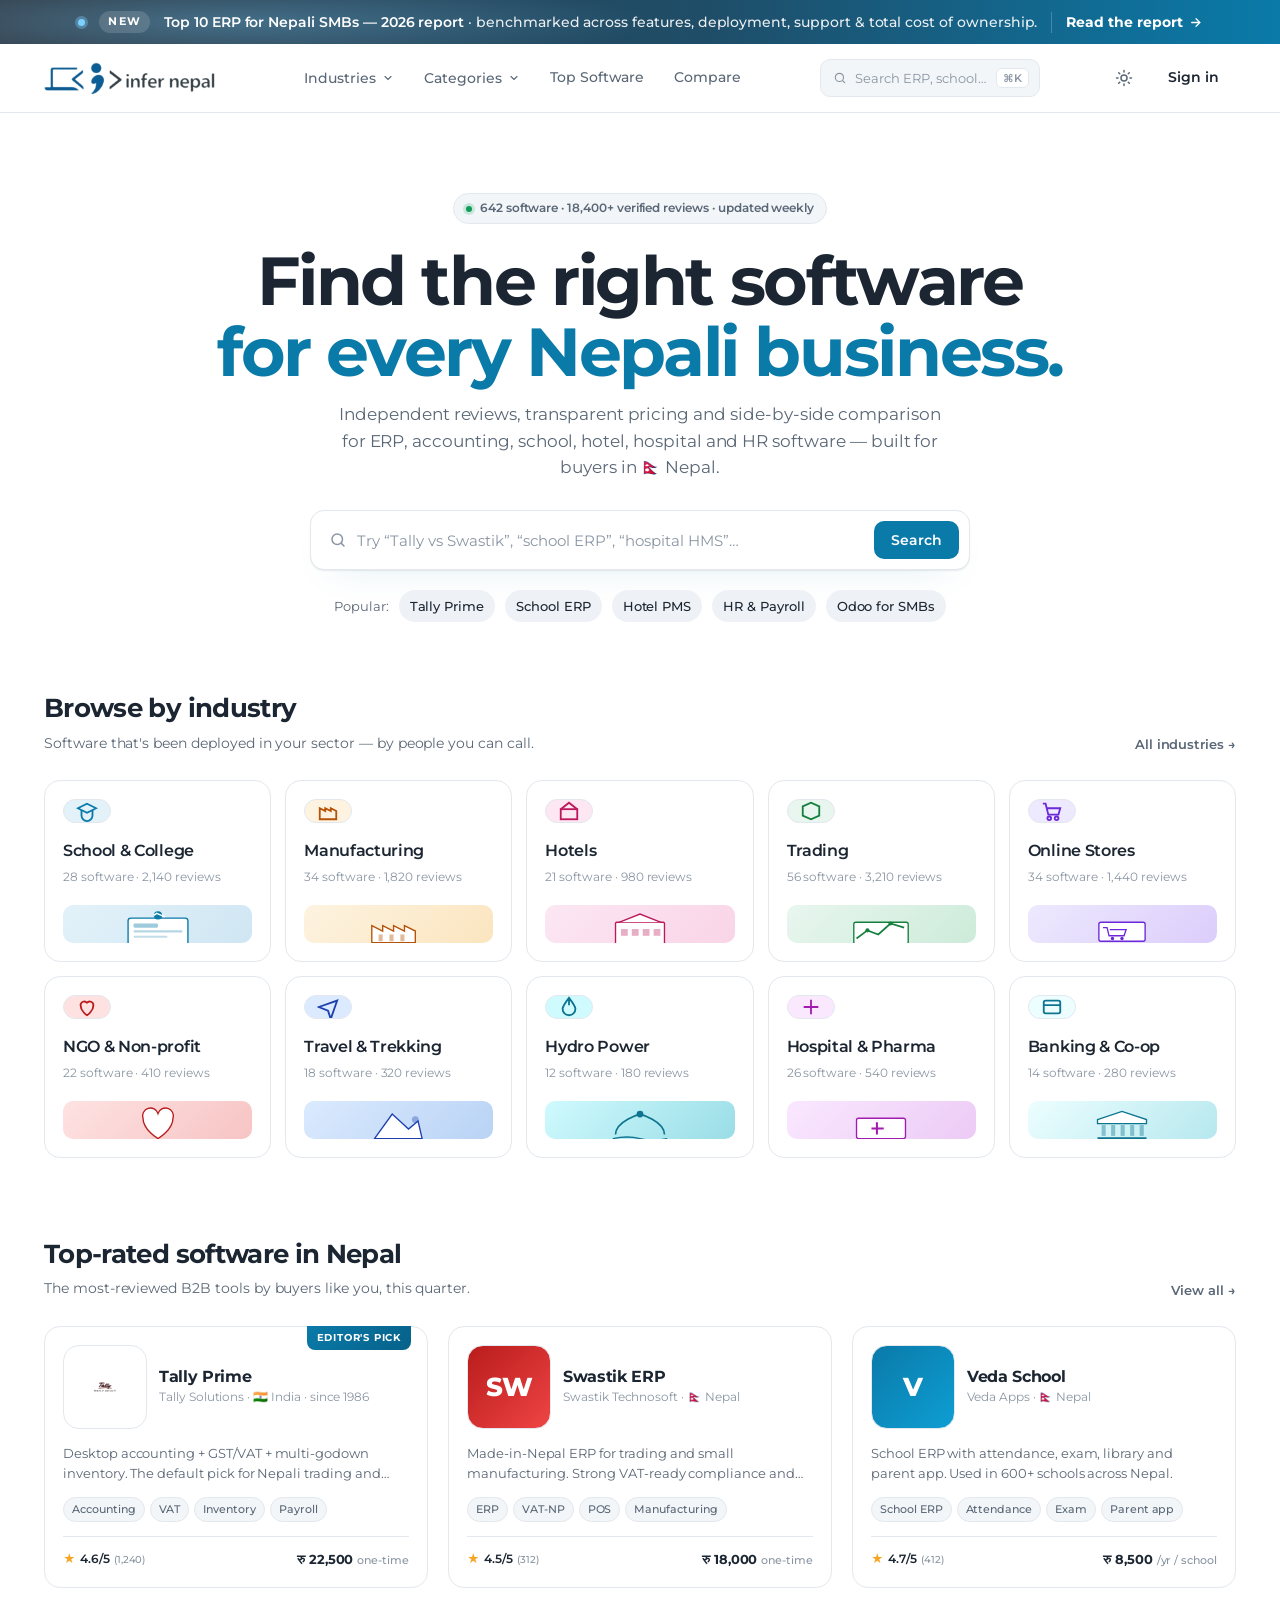
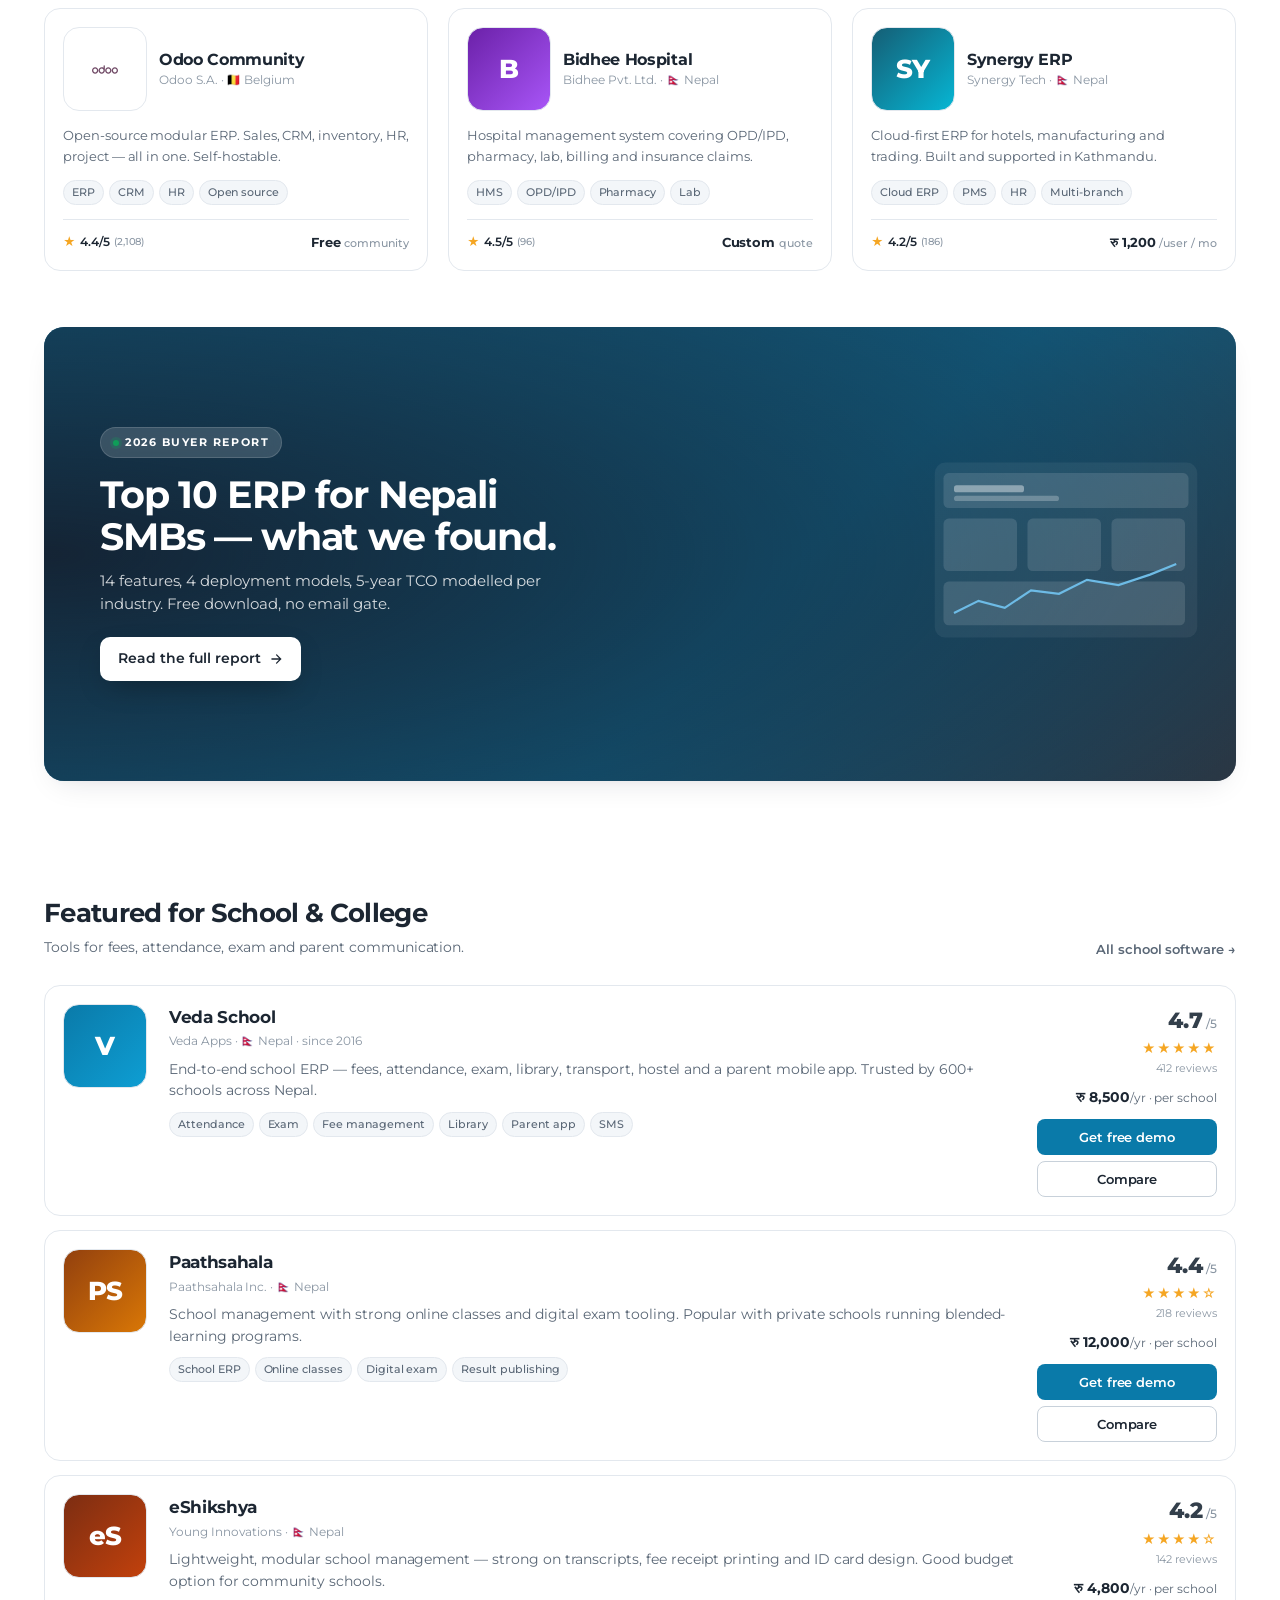
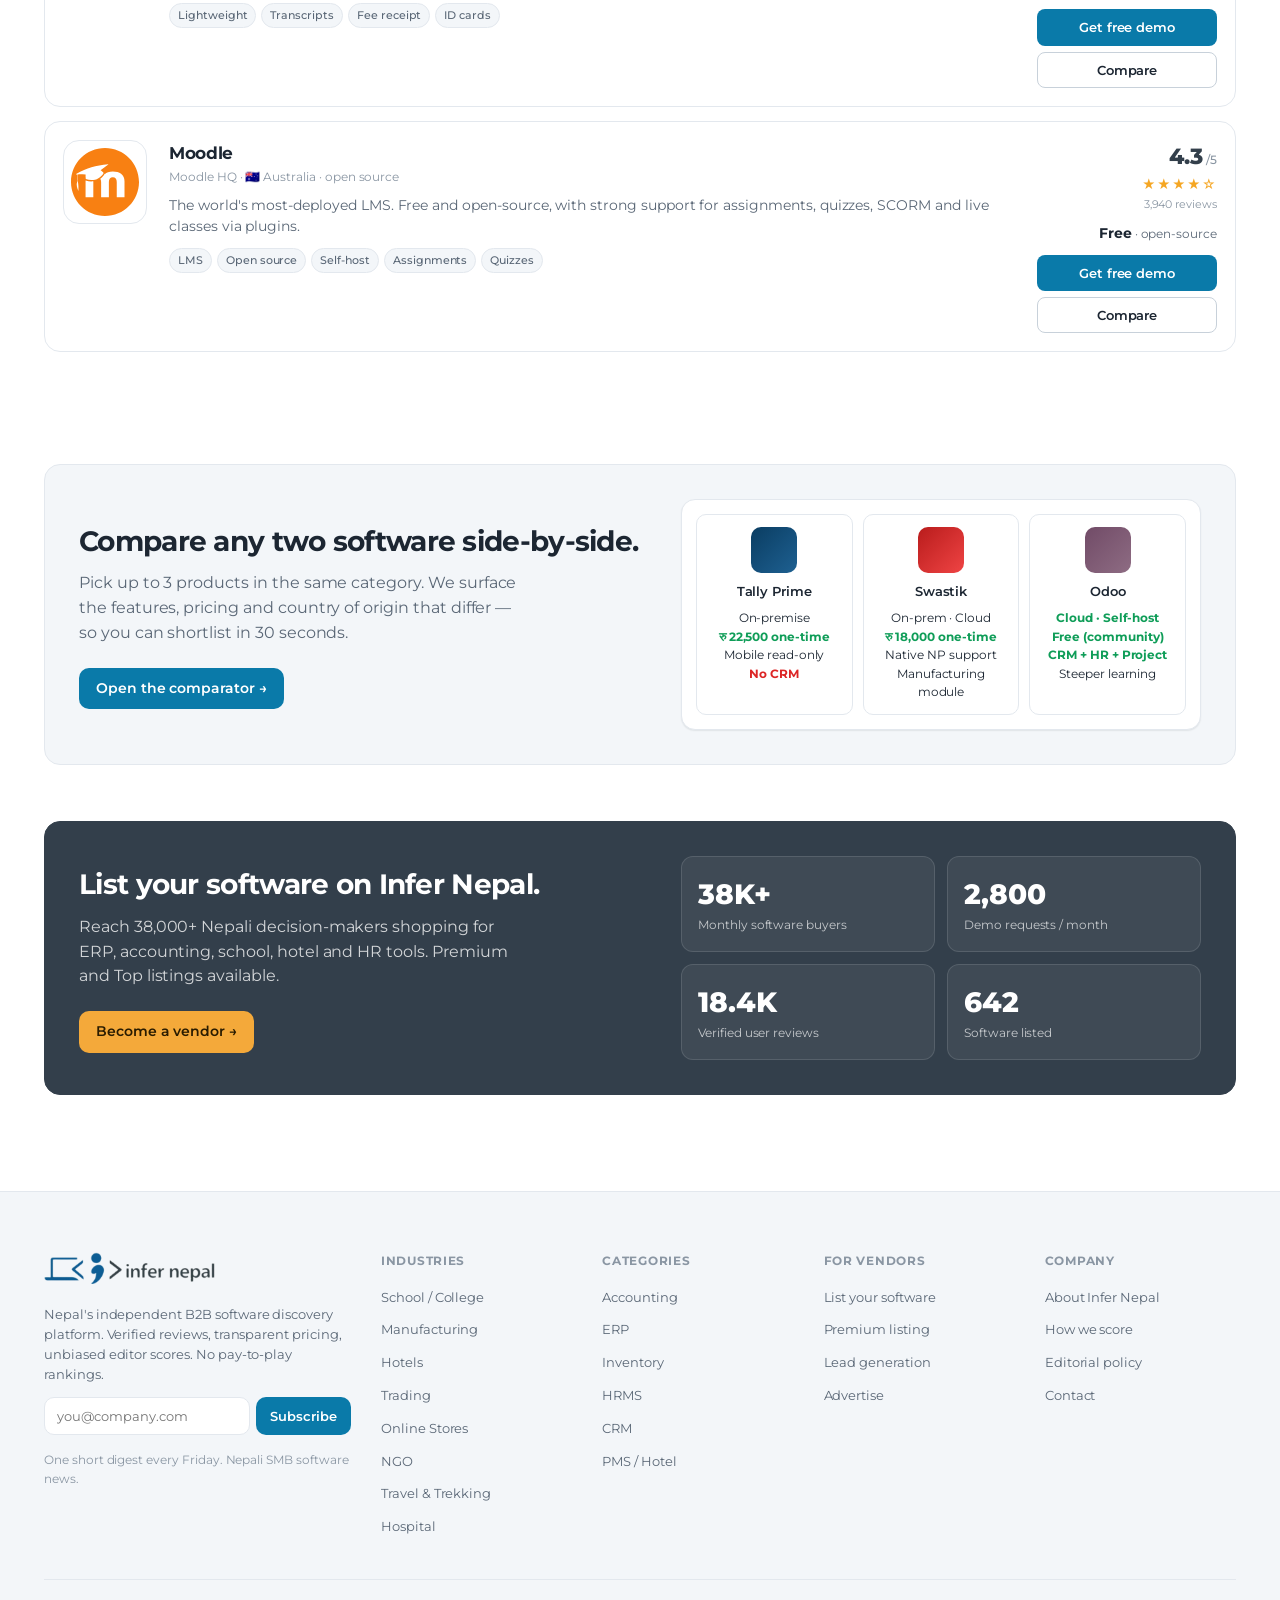
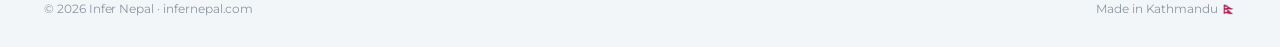
<file: index.html>
<!DOCTYPE html>
<html lang="en" data-theme="light">
<head>
<meta charset="UTF-8" />
<meta name="viewport" content="width=device-width, initial-scale=1.0" />
<title>Infer Nepal — Discover &amp; review B2B software for Nepali businesses</title>
<meta name="description" content="The independent software discovery platform for Nepal. Compare ERP, accounting, school, hotel, hospital and HR software with verified user reviews and transparent pricing." />
<link rel="icon" href="logo.png" />
<link rel="preconnect" href="https://fonts.googleapis.com">
<link rel="preconnect" href="https://fonts.gstatic.com" crossorigin>
<link href="https://fonts.googleapis.com/css2?family=Montserrat:wght@400;500;600;700;800&family=Inter:wght@400;500;600&display=swap" rel="stylesheet">
<link rel="stylesheet" href="styles.css">
</head>
<body>

<!-- Promotional strip -->
<div class="promo-strip">
  <a href="product.html">
    <span class="live-dot"></span>
    <span class="tag">New</span>
    <span class="msg"><strong>Top 10 ERP for Nepali SMBs — 2026 report</strong> · benchmarked across features, deployment, support &amp; total cost of ownership.</span>
    <span class="cta">
      Read the report
      <svg width="13" height="13" viewBox="0 0 24 24" fill="none" stroke="currentColor" stroke-width="2.4" stroke-linecap="round"><path d="M5 12h14M13 5l7 7-7 7"/></svg>
    </span>
  </a>
</div>

<!-- Primary Nav -->
<div class="nav-wrap">
  <div class="container">
    <nav class="primary">
      <a href="index.html" class="brand">
        <img src="logo.png" alt="Infer Nepal" class="brand-logo" />
      </a>

      <button class="menu-toggle" aria-label="Open menu" aria-controls="primary-nav-links">
        <svg class="icon-bars" viewBox="0 0 24 24" fill="none" stroke="currentColor" stroke-width="2.2" stroke-linecap="round"><path d="M4 7h16M4 12h16M4 17h16"/></svg>
        <svg class="icon-x" viewBox="0 0 24 24" fill="none" stroke="currentColor" stroke-width="2.2" stroke-linecap="round"><path d="M6 6l12 12M18 6L6 18"/></svg>
      </button>

      <div class="nav-links" id="primary-nav-links">
        <!-- Industries mega menu -->
        <div class="nav-item">
          <button class="nav-trigger" aria-haspopup="true">
            Industries
            <svg class="caret" width="12" height="12" viewBox="0 0 24 24" fill="none" stroke="currentColor" stroke-width="2.2" stroke-linecap="round"><polyline points="6 9 12 15 18 9"/></svg>
          </button>
          <div class="mega wide" role="menu">
            <div class="mega-body">
              <div class="mega-left">
                <div class="mega-col">
                  <h4>By industry</h4>
                  <a href="category.html" class="mega-link">
                    <span class="ico"><svg width="18" height="18" viewBox="0 0 24 24" fill="none" stroke="currentColor" stroke-width="1.8"><path d="M2 9l10-5 10 5-10 5z"/><path d="M6 11v6a6 6 0 0012 0v-6"/></svg></span>
                    <span class="body">
                      <span class="title">School &amp; College</span>
                      <span class="desc">School ERP, attendance, exam, library, fees.</span>
                    </span>
                  </a>
                  <a href="category.html" class="mega-link">
                    <span class="ico"><svg width="18" height="18" viewBox="0 0 24 24" fill="none" stroke="currentColor" stroke-width="1.8"><path d="M3 21V9l6 3V9l6 3V9l6 3v9z"/></svg></span>
                    <span class="body">
                      <span class="title">Manufacturing <span class="badge-hot">HOT</span></span>
                      <span class="desc">Sales, purchase, BOM, production, inventory.</span>
                    </span>
                  </a>
                  <a href="category.html" class="mega-link">
                    <span class="ico"><svg width="18" height="18" viewBox="0 0 24 24" fill="none" stroke="currentColor" stroke-width="1.8"><rect x="3" y="10" width="18" height="11"/><path d="M3 10l9-7 9 7"/></svg></span>
                    <span class="body">
                      <span class="title">Hotels &amp; Hospitality</span>
                      <span class="desc">PMS, F&amp;B, housekeeping, banquet, payroll.</span>
                    </span>
                  </a>
                  <a href="category.html" class="mega-link">
                    <span class="ico"><svg width="18" height="18" viewBox="0 0 24 24" fill="none" stroke="currentColor" stroke-width="1.8"><path d="M3 7l9-4 9 4v10l-9 4-9-4z"/></svg></span>
                    <span class="body">
                      <span class="title">Trading &amp; Distribution</span>
                      <span class="desc">Multi-godown, route, distributor, PoS.</span>
                    </span>
                  </a>
                </div>
                <div class="mega-col">
                  <h4>More industries</h4>
                  <ul class="mini-list">
                    <li><a href="category.html">Online Stores <small>34 tools</small></a></li>
                    <li><a href="category.html">NGO &amp; Non-profit <small>22 tools</small></a></li>
                    <li><a href="category.html">Travel &amp; Trekking <small>18 tools</small></a></li>
                    <li><a href="category.html">Hydro Power <small>12 tools</small></a></li>
                    <li><a href="category.html">Hospital &amp; Pharma <small>26 tools</small></a></li>
                    <li><a href="category.html">Banking &amp; Co-op <small>14 tools</small></a></li>
                    <li><a href="category.html">Construction <small>9 tools</small></a></li>
                  </ul>
                </div>
              </div>
              <div class="mega-right">
                <a href="product.html" class="feature-card" style="aspect-ratio:16/10; background: var(--accent-soft); display:flex; align-items:end; padding:18px;">
                  <div style="position:relative; z-index:2;">
                    <span class="tag" style="background: var(--accent); color:#fff; padding:3px 8px; border-radius:999px; font-size:10px; font-weight:700; letter-spacing:.06em;">EDITOR'S PICK</span>
                    <h5 style="margin:8px 0 4px; color:var(--ink); font-size:16px; font-weight:700;">Tally Prime — fastest VAT close in the market</h5>
                    <p style="margin:0; color:var(--text-muted); font-size:12px;">2,000+ verified deployments across Nepal.</p>
                  </div>
                  <div style="position:absolute; top:-10px; right:-10px; opacity:.6;">
                    <svg width="160" height="120" viewBox="0 0 200 150" fill="none">
                      <rect x="20" y="20" width="160" height="110" rx="10" fill="#fff" stroke="#0A7AA9" stroke-width="2"/>
                      <rect x="34" y="38" width="50" height="14" rx="3" fill="#0A7AA9" opacity=".25"/>
                      <rect x="34" y="58" width="132" height="6" rx="3" fill="#0A7AA9" opacity=".3"/>
                      <rect x="34" y="70" width="132" height="6" rx="3" fill="#0A7AA9" opacity=".18"/>
                      <rect x="34" y="82" width="100" height="6" rx="3" fill="#0A7AA9" opacity=".18"/>
                      <rect x="34" y="100" width="38" height="20" rx="4" fill="#0A7AA9"/>
                    </svg>
                  </div>
                </a>
                <ul class="mini-list">
                  <li><a href="category.html">Best ERP for SMBs in Nepal <small>List →</small></a></li>
                  <li><a href="category.html">Cheapest accounting software <small>List →</small></a></li>
                </ul>
              </div>
            </div>
            <div class="mega-foot">
              <div class="links">
                <a href="#">Buyer's guides</a>
                <a href="#">2026 software trends</a>
              </div>
              <a href="category.html" class="viewall">Browse all industries
                <svg width="12" height="12" viewBox="0 0 24 24" fill="none" stroke="currentColor" stroke-width="2" stroke-linecap="round"><path d="M5 12h14M13 5l7 7-7 7"/></svg>
              </a>
            </div>
          </div>
        </div>

        <!-- Categories mega menu (functional / horizontal) -->
        <div class="nav-item">
          <button class="nav-trigger" aria-haspopup="true">
            Categories
            <svg class="caret" width="12" height="12" viewBox="0 0 24 24" fill="none" stroke="currentColor" stroke-width="2.2" stroke-linecap="round"><polyline points="6 9 12 15 18 9"/></svg>
          </button>
          <div class="mega wide" role="menu">
            <div class="mega-body">
              <div class="mega-left">
                <div class="mega-col">
                  <h4>Most searched</h4>
                  <a href="category.html" class="mega-link">
                    <span class="ico"><svg width="18" height="18" viewBox="0 0 24 24" fill="none" stroke="currentColor" stroke-width="1.8"><path d="M3 6h18M3 12h18M3 18h18"/></svg></span>
                    <span class="body">
                      <span class="title">Accounting &amp; Finance</span>
                      <span class="desc">Books, VAT/GST, banking, payables.</span>
                    </span>
                  </a>
                  <a href="category.html" class="mega-link">
                    <span class="ico"><svg width="18" height="18" viewBox="0 0 24 24" fill="none" stroke="currentColor" stroke-width="1.8"><rect x="3" y="3" width="18" height="18" rx="3"/><path d="M3 9h18M9 3v18"/></svg></span>
                    <span class="body">
                      <span class="title">ERP <span class="badge-hot">HOT</span></span>
                      <span class="desc">End-to-end Sales · Purchase · Production.</span>
                    </span>
                  </a>
                  <a href="category.html" class="mega-link">
                    <span class="ico"><svg width="18" height="18" viewBox="0 0 24 24" fill="none" stroke="currentColor" stroke-width="1.8"><circle cx="9" cy="7" r="4"/><path d="M2 21v-2a4 4 0 014-4h6a4 4 0 014 4v2"/></svg></span>
                    <span class="body">
                      <span class="title">HRMS &amp; Payroll</span>
                      <span class="desc">Attendance, leave, PF, payroll, appraisals.</span>
                    </span>
                  </a>
                  <a href="category.html" class="mega-link">
                    <span class="ico"><svg width="18" height="18" viewBox="0 0 24 24" fill="none" stroke="currentColor" stroke-width="1.8"><path d="M3 7l9-4 9 4v10l-9 4-9-4z"/></svg></span>
                    <span class="body">
                      <span class="title">Inventory &amp; Warehouse</span>
                      <span class="desc">Multi-godown, batch, expiry, barcode.</span>
                    </span>
                  </a>
                </div>
                <div class="mega-col">
                  <h4>By function</h4>
                  <ul class="mini-list">
                    <li><a href="category.html">CRM &amp; Sales <small>56 tools</small></a></li>
                    <li><a href="category.html">Point of Sale <small>34 tools</small></a></li>
                    <li><a href="category.html">School ERP <small>28 tools</small></a></li>
                    <li><a href="category.html">Hotel PMS <small>21 tools</small></a></li>
                    <li><a href="category.html">Hospital HMS <small>18 tools</small></a></li>
                    <li><a href="category.html">LMS &amp; e-Learning <small>22 tools</small></a></li>
                    <li><a href="category.html">Document Management <small>16 tools</small></a></li>
                  </ul>
                </div>
              </div>
              <div class="mega-right">
                <a href="category.html" class="feature-card" style="aspect-ratio:16/10; background:var(--ink-soft); display:flex; align-items:end; padding:18px;">
                  <div style="position:relative; z-index:2;">
                    <span class="tag" style="background: var(--ink); color:#fff; padding:3px 8px; border-radius:999px; font-size:10px; font-weight:700; letter-spacing:.06em;">2026 GUIDE</span>
                    <h5 style="margin:8px 0 4px; color:var(--ink); font-size:16px; font-weight:700;">How to pick the right ERP in 5 questions</h5>
                    <p style="margin:0; color:var(--text-muted); font-size:12px;">Free buyer's worksheet — used by 1,400 SMBs.</p>
                  </div>
                </a>
                <ul class="mini-list">
                  <li><a href="#">All buyer's guides <small>List →</small></a></li>
                  <li><a href="#">RFP template <small>Tool →</small></a></li>
                </ul>
              </div>
            </div>
            <div class="mega-foot">
              <div class="links">
                <a href="#">Free vs paid</a>
                <a href="#">Cloud vs on-premise</a>
              </div>
              <a href="category.html" class="viewall">Browse all categories
                <svg width="12" height="12" viewBox="0 0 24 24" fill="none" stroke="currentColor" stroke-width="2" stroke-linecap="round"><path d="M5 12h14M13 5l7 7-7 7"/></svg>
              </a>
            </div>
          </div>
        </div>

        <a class="nav-trigger" href="category.html">Top Software</a>
        <a class="nav-trigger" href="compare.html">Compare</a>
      </div>

      <button class="search-trigger" aria-label="Open search">
        <svg width="14" height="14" viewBox="0 0 24 24" fill="none" stroke="currentColor" stroke-width="2" stroke-linecap="round"><circle cx="11" cy="11" r="7"/><path d="m20 20-3.5-3.5"/></svg>
        <span class="label">Search ERP, school, hotel, accounting…</span>
        <span class="kbd">⌘K</span>
      </button>

      <div class="nav-actions">
        <button class="icon-btn" id="themeBtn" aria-label="Toggle theme" title="Toggle theme">
          <svg width="18" height="18" viewBox="0 0 24 24" fill="none" stroke="currentColor" stroke-width="2" stroke-linecap="round"><circle cx="12" cy="12" r="4"/><path d="M12 2v2M12 20v2M4.93 4.93l1.41 1.41M17.66 17.66l1.41 1.41M2 12h2M20 12h2M4.93 19.07l1.41-1.41M17.66 6.34l1.41-1.41"/></svg>
        </button>
        <a href="#" class="btn ghost">Sign in</a>
      </div>
    </nav>
  </div>
</div>

<!-- Hero -->
<section class="hero">
  <div class="container">
    <div class="eyebrow"><span class="dot"></span> 642 software · 18,400+ verified reviews · updated weekly</div>
    <h1>Find the right software <em>for every Nepali business.</em></h1>
    <p class="lede">Independent reviews, transparent pricing and side-by-side comparison for ERP, accounting, school, hotel, hospital and HR software — built for buyers in 🇳🇵 Nepal.</p>
    <div class="hero-search">
      <svg width="18" height="18" viewBox="0 0 24 24" fill="none" stroke="currentColor" stroke-width="2" stroke-linecap="round" style="color:var(--text-subtle)"><circle cx="11" cy="11" r="7"/><path d="m20 20-3.5-3.5"/></svg>
      <input placeholder="Try “Tally vs Swastik”, “school ERP”, “hospital HMS”…" />
      <button class="btn primary">Search</button>
    </div>
    <div class="hero-trending">
      <span>Popular:</span>
      <a href="product.html" class="chip">Tally Prime</a>
      <a href="category.html" class="chip">School ERP</a>
      <a href="category.html" class="chip">Hotel PMS</a>
      <a href="category.html" class="chip">HR &amp; Payroll</a>
      <a href="category.html" class="chip">Odoo for SMBs</a>
    </div>
  </div>
</section>

<!-- Browse by industry -->
<section style="padding-top: 30px;">
  <div class="container">
    <div class="sec-head">
      <div>
        <h2>Browse by industry</h2>
        <p>Software that's been deployed in your sector — by people you can call.</p>
      </div>
      <a href="category.html" class="more">All industries →</a>
    </div>
    <div class="cat-grid" style="grid-template-columns: repeat(5, 1fr);">
      <a href="category.html" class="cat-card">
        <div class="ind-tile school">
          <svg width="22" height="22" viewBox="0 0 24 24" fill="none" stroke="currentColor" stroke-width="2"><path d="M2 9l10-5 10 5-10 5z"/><path d="M6 11v6a6 6 0 0012 0v-6"/></svg>
        </div>
        <div>
          <h3>School &amp; College</h3>
          <small>28 software · 2,140 reviews</small>
        </div>
        <div class="thumb" style="background:linear-gradient(135deg,#e3f2f9,#cfe6f3); display:grid; place-items:center;">
          <svg width="68" height="48" viewBox="0 0 100 60" fill="none">
            <rect x="6" y="14" width="88" height="40" rx="4" fill="#fff" stroke="#0A7AA9" stroke-width="2"/>
            <rect x="14" y="22" width="36" height="6" rx="2" fill="#0A7AA9" opacity=".4"/>
            <rect x="14" y="32" width="72" height="3" rx="1.5" fill="#0A7AA9" opacity=".3"/>
            <rect x="14" y="40" width="50" height="3" rx="1.5" fill="#0A7AA9" opacity=".25"/>
            <circle cx="50" cy="10" r="6" fill="#0A7AA9"/>
            <path d="M44 10l4-3 12 5" stroke="#fff" stroke-width="2" fill="none"/>
          </svg>
        </div>
      </a>
      <a href="category.html" class="cat-card">
        <div class="ind-tile factory">
          <svg width="22" height="22" viewBox="0 0 24 24" fill="none" stroke="currentColor" stroke-width="2"><path d="M3 21V9l6 3V9l6 3V9l6 3v9z"/></svg>
        </div>
        <div>
          <h3>Manufacturing</h3>
          <small>34 software · 1,820 reviews</small>
        </div>
        <div class="thumb" style="background:linear-gradient(135deg,#fdf3e0,#fbe5bf); display:grid; place-items:center;">
          <svg width="68" height="48" viewBox="0 0 100 60" fill="none">
            <path d="M10 50V25l16 8V25l16 8V25l16 8V25l16 8v17z" fill="#fff" stroke="#b45309" stroke-width="2"/>
            <rect x="20" y="38" width="6" height="10" fill="#b45309" opacity=".4"/>
            <rect x="36" y="38" width="6" height="10" fill="#b45309" opacity=".4"/>
            <rect x="52" y="38" width="6" height="10" fill="#b45309" opacity=".4"/>
          </svg>
        </div>
      </a>
      <a href="category.html" class="cat-card">
        <div class="ind-tile hotel">
          <svg width="22" height="22" viewBox="0 0 24 24" fill="none" stroke="currentColor" stroke-width="2"><rect x="3" y="10" width="18" height="11"/><path d="M3 10l9-7 9 7"/></svg>
        </div>
        <div>
          <h3>Hotels</h3>
          <small>21 software · 980 reviews</small>
        </div>
        <div class="thumb" style="background:linear-gradient(135deg,#fce7f3,#f9d4e7); display:grid; place-items:center;">
          <svg width="68" height="48" viewBox="0 0 100 60" fill="none">
            <rect x="14" y="20" width="72" height="32" rx="2" fill="#fff" stroke="#be185d" stroke-width="2"/>
            <path d="M20 20l30-12 30 12" fill="#fff" stroke="#be185d" stroke-width="2"/>
            <rect x="22" y="30" width="10" height="10" fill="#be185d" opacity=".35"/>
            <rect x="38" y="30" width="10" height="10" fill="#be185d" opacity=".35"/>
            <rect x="54" y="30" width="10" height="10" fill="#be185d" opacity=".35"/>
            <rect x="70" y="30" width="10" height="10" fill="#be185d" opacity=".35"/>
          </svg>
        </div>
      </a>
      <a href="category.html" class="cat-card">
        <div class="ind-tile trade">
          <svg width="22" height="22" viewBox="0 0 24 24" fill="none" stroke="currentColor" stroke-width="2"><path d="M3 7l9-4 9 4v10l-9 4-9-4z"/></svg>
        </div>
        <div>
          <h3>Trading</h3>
          <small>56 software · 3,210 reviews</small>
        </div>
        <div class="thumb" style="background:linear-gradient(135deg,#e8f6ef,#cdebd9); display:grid; place-items:center;">
          <svg width="68" height="48" viewBox="0 0 100 60" fill="none">
            <rect x="10" y="20" width="80" height="32" rx="3" fill="#fff" stroke="#15803d" stroke-width="2"/>
            <polyline points="14,44 30,32 46,38 64,22 84,28" stroke="#15803d" stroke-width="2.5" fill="none"/>
            <circle cx="30" cy="32" r="3" fill="#15803d"/>
            <circle cx="64" cy="22" r="3" fill="#15803d"/>
          </svg>
        </div>
      </a>
      <a href="category.html" class="cat-card">
        <div class="ind-tile online">
          <svg width="22" height="22" viewBox="0 0 24 24" fill="none" stroke="currentColor" stroke-width="2"><circle cx="9" cy="20" r="2"/><circle cx="17" cy="20" r="2"/><path d="M2 4h3l3 12h11l2-7H6"/></svg>
        </div>
        <div>
          <h3>Online Stores</h3>
          <small>34 software · 1,440 reviews</small>
        </div>
        <div class="thumb" style="background:linear-gradient(135deg,#ede9fe,#dccdfb); display:grid; place-items:center;">
          <svg width="68" height="48" viewBox="0 0 100 60" fill="none">
            <rect x="16" y="20" width="68" height="28" rx="3" fill="#fff" stroke="#6d28d9" stroke-width="2"/>
            <path d="M22 28h6l3 12h22l3-9H32" stroke="#6d28d9" stroke-width="2" fill="none"/>
            <circle cx="36" cy="44" r="2.5" fill="#6d28d9"/>
            <circle cx="50" cy="44" r="2.5" fill="#6d28d9"/>
          </svg>
        </div>
      </a>
      <a href="category.html" class="cat-card">
        <div class="ind-tile ngo">
          <svg width="22" height="22" viewBox="0 0 24 24" fill="none" stroke="currentColor" stroke-width="2"><path d="M12 21s-7-4.35-7-11a4 4 0 017-2.65A4 4 0 0119 10c0 6.65-7 11-7 11z"/></svg>
        </div>
        <div>
          <h3>NGO &amp; Non-profit</h3>
          <small>22 software · 410 reviews</small>
        </div>
        <div class="thumb" style="background:linear-gradient(135deg,#fee2e2,#f7c4c4); display:grid; place-items:center;">
          <svg width="68" height="48" viewBox="0 0 100 60" fill="none">
            <path d="M50 50s-22-13-22-30a10 10 0 0122-7 10 10 0 0122 7c0 17-22 30-22 30z" fill="#fff" stroke="#b91c1c" stroke-width="2"/>
          </svg>
        </div>
      </a>
      <a href="category.html" class="cat-card">
        <div class="ind-tile travel">
          <svg width="22" height="22" viewBox="0 0 24 24" fill="none" stroke="currentColor" stroke-width="2"><path d="M2 12l20-7-7 20-3-9z"/></svg>
        </div>
        <div>
          <h3>Travel &amp; Trekking</h3>
          <small>18 software · 320 reviews</small>
        </div>
        <div class="thumb" style="background:linear-gradient(135deg,#dbeafe,#b9d3f5); display:grid; place-items:center;">
          <svg width="68" height="48" viewBox="0 0 100 60" fill="none">
            <path d="M14 50L40 14l24 22 14-12 6 26z" fill="#fff" stroke="#1e40af" stroke-width="2"/>
            <circle cx="74" cy="22" r="5" fill="#1e40af" opacity=".35"/>
          </svg>
        </div>
      </a>
      <a href="category.html" class="cat-card">
        <div class="ind-tile hydro">
          <svg width="22" height="22" viewBox="0 0 24 24" fill="none" stroke="currentColor" stroke-width="2"><path d="M12 2v8M5 14a7 7 0 0014 0c0-3-7-12-7-12S5 11 5 14z"/></svg>
        </div>
        <div>
          <h3>Hydro Power</h3>
          <small>12 software · 180 reviews</small>
        </div>
        <div class="thumb" style="background:linear-gradient(135deg,#cffafe,#9adde6); display:grid; place-items:center;">
          <svg width="68" height="48" viewBox="0 0 100 60" fill="none">
            <path d="M14 44C14 24 50 14 50 14s36 10 36 30" fill="none" stroke="#0e7490" stroke-width="2.5"/>
            <path d="M10 50c14-3 28-3 40 0s26 3 40 0" stroke="#0e7490" stroke-width="2" fill="none"/>
            <circle cx="50" cy="14" r="5" fill="#0e7490"/>
          </svg>
        </div>
      </a>
      <a href="category.html" class="cat-card">
        <div class="ind-tile hospital">
          <svg width="22" height="22" viewBox="0 0 24 24" fill="none" stroke="currentColor" stroke-width="2"><path d="M12 4v16M4 12h16"/></svg>
        </div>
        <div>
          <h3>Hospital &amp; Pharma</h3>
          <small>26 software · 540 reviews</small>
        </div>
        <div class="thumb" style="background:linear-gradient(135deg,#fae8ff,#eccaf5); display:grid; place-items:center;">
          <svg width="68" height="48" viewBox="0 0 100 60" fill="none">
            <rect x="14" y="20" width="72" height="30" rx="3" fill="#fff" stroke="#a21caf" stroke-width="2"/>
            <path d="M44 26v18M36 35h18" stroke="#a21caf" stroke-width="3"/>
          </svg>
        </div>
      </a>
      <a href="category.html" class="cat-card">
        <div class="ind-tile account">
          <svg width="22" height="22" viewBox="0 0 24 24" fill="none" stroke="currentColor" stroke-width="2"><rect x="3" y="5" width="18" height="14" rx="2"/><path d="M3 10h18"/></svg>
        </div>
        <div>
          <h3>Banking &amp; Co-op</h3>
          <small>14 software · 280 reviews</small>
        </div>
        <div class="thumb" style="background:linear-gradient(135deg,#ecfeff,#b6e8ee); display:grid; place-items:center;">
          <svg width="68" height="48" viewBox="0 0 100 60" fill="none">
            <path d="M14 22l36-12 36 12v6H14z" fill="#fff" stroke="#0e7490" stroke-width="2"/>
            <rect x="20" y="30" width="6" height="16" fill="#0e7490" opacity=".4"/>
            <rect x="34" y="30" width="6" height="16" fill="#0e7490" opacity=".4"/>
            <rect x="48" y="30" width="6" height="16" fill="#0e7490" opacity=".4"/>
            <rect x="62" y="30" width="6" height="16" fill="#0e7490" opacity=".4"/>
            <rect x="76" y="30" width="6" height="16" fill="#0e7490" opacity=".4"/>
            <rect x="14" y="48" width="72" height="4" fill="#0e7490"/>
          </svg>
        </div>
      </a>
    </div>
  </div>
</section>

<!-- Top-rated software (uses new s-card style with vendor logo tiles) -->
<section style="padding-top: 20px;">
  <div class="container">
    <div class="sec-head">
      <div>
        <h2>Top-rated software in Nepal</h2>
        <p>The most-reviewed B2B tools by buyers like you, this quarter.</p>
      </div>
      <a href="category.html" class="more">View all →</a>
    </div>
    <div class="card-grid" style="grid-template-columns: repeat(3, 1fr);">

      <a href="product.html" class="s-card">
        <span class="ribbon-top">Editor's pick</span>
        <div class="head">
          <span class="vlogo lg has-img"><img src="logos/tally.png" alt="Tally"/></span>
          <div class="meta">
            <h4 class="name">Tally Prime</h4>
            <div class="vendor">Tally Solutions · 🇮🇳 India · since 1986</div>
          </div>
        </div>
        <p class="desc">Desktop accounting + GST/VAT + multi-godown inventory. The default pick for Nepali trading and SMB books.</p>
        <div class="feature-pills">
          <span>Accounting</span><span>VAT</span><span>Inventory</span><span>Payroll</span>
        </div>
        <div class="stats">
          <span class="rating"><span class="star">★</span> 4.6/5 <small style="color:var(--text-subtle); font-weight:500;">(1,240)</small></span>
          <span class="price">रु 22,500 <small>one-time</small></span>
        </div>
      </a>

      <a href="product.html" class="s-card">
        <div class="head">
          <span class="vlogo swastik lg">SW</span>
          <div class="meta">
            <h4 class="name">Swastik ERP</h4>
            <div class="vendor">Swastik Technosoft · 🇳🇵 Nepal</div>
          </div>
        </div>
        <p class="desc">Made-in-Nepal ERP for trading and small manufacturing. Strong VAT-ready compliance and local support.</p>
        <div class="feature-pills">
          <span>ERP</span><span>VAT-NP</span><span>POS</span><span>Manufacturing</span>
        </div>
        <div class="stats">
          <span class="rating"><span class="star">★</span> 4.5/5 <small style="color:var(--text-subtle); font-weight:500;">(312)</small></span>
          <span class="price">रु 18,000 <small>one-time</small></span>
        </div>
      </a>

      <a href="product.html" class="s-card">
        <div class="head">
          <span class="vlogo veda lg">V</span>
          <div class="meta">
            <h4 class="name">Veda School</h4>
            <div class="vendor">Veda Apps · 🇳🇵 Nepal</div>
          </div>
        </div>
        <p class="desc">School ERP with attendance, exam, library and parent app. Used in 600+ schools across Nepal.</p>
        <div class="feature-pills">
          <span>School ERP</span><span>Attendance</span><span>Exam</span><span>Parent app</span>
        </div>
        <div class="stats">
          <span class="rating"><span class="star">★</span> 4.7/5 <small style="color:var(--text-subtle); font-weight:500;">(412)</small></span>
          <span class="price">रु 8,500 <small>/yr / school</small></span>
        </div>
      </a>

      <a href="product.html" class="s-card">
        <div class="head">
          <span class="vlogo lg has-img"><img src="logos/odoo.svg" alt="Odoo"/></span>
          <div class="meta">
            <h4 class="name">Odoo Community</h4>
            <div class="vendor">Odoo S.A. · 🇧🇪 Belgium</div>
          </div>
        </div>
        <p class="desc">Open-source modular ERP. Sales, CRM, inventory, HR, project — all in one. Self-hostable.</p>
        <div class="feature-pills">
          <span>ERP</span><span>CRM</span><span>HR</span><span>Open source</span>
        </div>
        <div class="stats">
          <span class="rating"><span class="star">★</span> 4.4/5 <small style="color:var(--text-subtle); font-weight:500;">(2,108)</small></span>
          <span class="price">Free <small>community</small></span>
        </div>
      </a>

      <a href="product.html" class="s-card">
        <div class="head">
          <span class="vlogo bidhee lg">B</span>
          <div class="meta">
            <h4 class="name">Bidhee Hospital</h4>
            <div class="vendor">Bidhee Pvt. Ltd. · 🇳🇵 Nepal</div>
          </div>
        </div>
        <p class="desc">Hospital management system covering OPD/IPD, pharmacy, lab, billing and insurance claims.</p>
        <div class="feature-pills">
          <span>HMS</span><span>OPD/IPD</span><span>Pharmacy</span><span>Lab</span>
        </div>
        <div class="stats">
          <span class="rating"><span class="star">★</span> 4.5/5 <small style="color:var(--text-subtle); font-weight:500;">(96)</small></span>
          <span class="price">Custom <small>quote</small></span>
        </div>
      </a>

      <a href="product.html" class="s-card">
        <div class="head">
          <span class="vlogo synergy lg">SY</span>
          <div class="meta">
            <h4 class="name">Synergy ERP</h4>
            <div class="vendor">Synergy Tech · 🇳🇵 Nepal</div>
          </div>
        </div>
        <p class="desc">Cloud-first ERP for hotels, manufacturing and trading. Built and supported in Kathmandu.</p>
        <div class="feature-pills">
          <span>Cloud ERP</span><span>PMS</span><span>HR</span><span>Multi-branch</span>
        </div>
        <div class="stats">
          <span class="rating"><span class="star">★</span> 4.2/5 <small style="color:var(--text-subtle); font-weight:500;">(186)</small></span>
          <span class="price">रु 1,200 <small>/user / mo</small></span>
        </div>
      </a>

    </div>
  </div>
</section>

<!-- Promotional banner -->
<section style="padding-top: 0;">
  <div class="container">
    <a href="product.html" class="promo-banner" style="aspect-ratio: 21/8;">
      <div class="promo-bg" style="background: linear-gradient(135deg, #1f4d68 0%, #0A7AA9 60%, #333F4B 100%);"></div>
      <div class="promo-content">
        <div class="promo-tag"><span class="dot"></span> 2026 buyer report</div>
        <h2>Top 10 ERP for Nepali SMBs — what we found.</h2>
        <p>14 features, 4 deployment models, 5-year TCO modelled per industry. Free download, no email gate.</p>
        <span class="promo-cta">
          Read the full report
          <svg width="14" height="14" viewBox="0 0 24 24" fill="none" stroke="currentColor" stroke-width="2.2" stroke-linecap="round"><path d="M5 12h14M13 5l7 7-7 7"/></svg>
        </span>
      </div>
      <!-- Decorative inline UI mock to make banner relevant (not stock image) -->
      <div style="position:absolute; right: 30px; top: 50%; transform: translateY(-50%); opacity:.85; pointer-events:none; z-index:1;">
        <svg width="280" height="200" viewBox="0 0 320 220" fill="none">
          <rect x="10" y="10" width="300" height="200" rx="12" fill="#fff" opacity=".07"/>
          <rect x="20" y="22" width="280" height="40" rx="6" fill="#fff" opacity=".15"/>
          <rect x="32" y="36" width="80" height="8" rx="3" fill="#fff" opacity=".5"/>
          <rect x="32" y="48" width="120" height="6" rx="3" fill="#fff" opacity=".3"/>
          <rect x="20" y="74" width="84" height="60" rx="6" fill="#fff" opacity=".15"/>
          <rect x="116" y="74" width="84" height="60" rx="6" fill="#fff" opacity=".15"/>
          <rect x="212" y="74" width="84" height="60" rx="6" fill="#fff" opacity=".15"/>
          <rect x="20" y="146" width="276" height="50" rx="6" fill="#fff" opacity=".15"/>
          <polyline points="32,182 60,168 90,176 120,156 152,160 184,144 220,150 256,138 286,126" stroke="#7cd1ff" stroke-width="2.5" fill="none"/>
        </svg>
      </div>
    </a>
  </div>
</section>

<!-- Featured by industry — list view sample -->
<section>
  <div class="container">
    <div class="sec-head">
      <div>
        <h2>Featured for School &amp; College</h2>
        <p>Tools for fees, attendance, exam and parent communication.</p>
      </div>
      <a href="category.html" class="more">All school software →</a>
    </div>

    <div style="display:grid; gap:14px;">

      <a href="product.html" class="s-row">
        <span class="vlogo veda lg">V</span>
        <div class="body">
          <h3>Veda School</h3>
          <div class="vendor">Veda Apps · 🇳🇵 Nepal · since 2016</div>
          <p>End-to-end school ERP — fees, attendance, exam, library, transport, hostel and a parent mobile app. Trusted by 600+ schools across Nepal.</p>
          <div class="pills">
            <span>Attendance</span><span>Exam</span><span>Fee management</span><span>Library</span><span>Parent app</span><span>SMS</span>
          </div>
        </div>
        <div class="side">
          <div class="rating-block">
            <div class="big">4.7<small>/5</small></div>
            <div class="stars">★★★★★</div>
            <small class="reviews">412 reviews</small>
          </div>
          <div class="price-tag"><b>रु 8,500</b>/yr · per school</div>
          <div class="actions">
            <span class="btn primary sm">Get free demo</span>
            <span class="btn outline sm">Compare</span>
          </div>
        </div>
      </a>

      <a href="product.html" class="s-row">
        <span class="vlogo paath lg">PS</span>
        <div class="body">
          <h3>Paathsahala</h3>
          <div class="vendor">Paathsahala Inc. · 🇳🇵 Nepal</div>
          <p>School management with strong online classes and digital exam tooling. Popular with private schools running blended-learning programs.</p>
          <div class="pills">
            <span>School ERP</span><span>Online classes</span><span>Digital exam</span><span>Result publishing</span>
          </div>
        </div>
        <div class="side">
          <div class="rating-block">
            <div class="big">4.4<small>/5</small></div>
            <div class="stars">★★★★☆</div>
            <small class="reviews">218 reviews</small>
          </div>
          <div class="price-tag"><b>रु 12,000</b>/yr · per school</div>
          <div class="actions">
            <span class="btn primary sm">Get free demo</span>
            <span class="btn outline sm">Compare</span>
          </div>
        </div>
      </a>

      <a href="product.html" class="s-row">
        <span class="vlogo eshik lg">eS</span>
        <div class="body">
          <h3>eShikshya</h3>
          <div class="vendor">Young Innovations · 🇳🇵 Nepal</div>
          <p>Lightweight, modular school management — strong on transcripts, fee receipt printing and ID card design. Good budget option for community schools.</p>
          <div class="pills">
            <span>Lightweight</span><span>Transcripts</span><span>Fee receipt</span><span>ID cards</span>
          </div>
        </div>
        <div class="side">
          <div class="rating-block">
            <div class="big">4.2<small>/5</small></div>
            <div class="stars">★★★★☆</div>
            <small class="reviews">142 reviews</small>
          </div>
          <div class="price-tag"><b>रु 4,800</b>/yr · per school</div>
          <div class="actions">
            <span class="btn primary sm">Get free demo</span>
            <span class="btn outline sm">Compare</span>
          </div>
        </div>
      </a>

      <a href="product.html" class="s-row">
        <span class="vlogo lg has-img"><img src="logos/moodle.svg" alt="Moodle"/></span>
        <div class="body">
          <h3>Moodle</h3>
          <div class="vendor">Moodle HQ · 🇦🇺 Australia · open source</div>
          <p>The world's most-deployed LMS. Free and open-source, with strong support for assignments, quizzes, SCORM and live classes via plugins.</p>
          <div class="pills">
            <span>LMS</span><span>Open source</span><span>Self-host</span><span>Assignments</span><span>Quizzes</span>
          </div>
        </div>
        <div class="side">
          <div class="rating-block">
            <div class="big">4.3<small>/5</small></div>
            <div class="stars">★★★★☆</div>
            <small class="reviews">3,940 reviews</small>
          </div>
          <div class="price-tag"><b>Free</b> · open-source</div>
          <div class="actions">
            <span class="btn primary sm">Get free demo</span>
            <span class="btn outline sm">Compare</span>
          </div>
        </div>
      </a>

    </div>
  </div>
</section>

<!-- Compare teaser -->
<section>
  <div class="container">
    <div class="compare-teaser">
      <div>
        <h2>Compare any two software side-by-side.</h2>
        <p>Pick up to 3 products in the same category. We surface the features, pricing and country of origin that differ — so you can shortlist in 30 seconds.</p>
        <a href="compare.html" class="btn primary">Open the comparator →</a>
      </div>
      <div class="compare-visual" aria-hidden="true">
        <div class="col">
          <div class="ph" style="background: linear-gradient(135deg,#0a3d62,#1e6091);"></div>
          <strong>Tally Prime</strong>
          <div>On-premise</div>
          <div class="good">रु 22,500 one-time</div>
          <div>Mobile read-only</div>
          <div class="bad">No CRM</div>
        </div>
        <div class="col">
          <div class="ph" style="background: linear-gradient(135deg,#b91c1c,#ef4444);"></div>
          <strong>Swastik</strong>
          <div>On-prem · Cloud</div>
          <div class="good">रु 18,000 one-time</div>
          <div>Native NP support</div>
          <div>Manufacturing module</div>
        </div>
        <div class="col">
          <div class="ph" style="background: linear-gradient(135deg,#714b67,#8e6c83);"></div>
          <strong>Odoo</strong>
          <div class="good">Cloud · Self-host</div>
          <div class="good">Free (community)</div>
          <div class="good">CRM + HR + Project</div>
          <div>Steeper learning</div>
        </div>
      </div>
    </div>
  </div>
</section>

<!-- For vendors -->
<section style="padding-top: 0;">
  <div class="container">
    <div class="compare-teaser" style="background: var(--ink); color: #fff; border-color: var(--ink);">
      <div>
        <h2 style="color:#fff;">List your software on Infer Nepal.</h2>
        <p style="color: rgba(255,255,255,.78);">Reach 38,000+ Nepali decision-makers shopping for ERP, accounting, school, hotel and HR tools. Premium and Top listings available.</p>
        <a href="#" class="btn warm">Become a vendor →</a>
      </div>
      <div style="display:grid; grid-template-columns: 1fr 1fr; gap: 12px;">
        <div style="background: rgba(255,255,255,.06); border:1px solid rgba(255,255,255,.12); border-radius: 12px; padding: 16px;">
          <div style="font-size: 28px; font-weight: 800; color:#fff;">38K+</div>
          <div style="font-size: 12px; color: rgba(255,255,255,.7);">Monthly software buyers</div>
        </div>
        <div style="background: rgba(255,255,255,.06); border:1px solid rgba(255,255,255,.12); border-radius: 12px; padding: 16px;">
          <div style="font-size: 28px; font-weight: 800; color:#fff;">2,800</div>
          <div style="font-size: 12px; color: rgba(255,255,255,.7);">Demo requests / month</div>
        </div>
        <div style="background: rgba(255,255,255,.06); border:1px solid rgba(255,255,255,.12); border-radius: 12px; padding: 16px;">
          <div style="font-size: 28px; font-weight: 800; color:#fff;">18.4K</div>
          <div style="font-size: 12px; color: rgba(255,255,255,.7);">Verified user reviews</div>
        </div>
        <div style="background: rgba(255,255,255,.06); border:1px solid rgba(255,255,255,.12); border-radius: 12px; padding: 16px;">
          <div style="font-size: 28px; font-weight: 800; color:#fff;">642</div>
          <div style="font-size: 12px; color: rgba(255,255,255,.7);">Software listed</div>
        </div>
      </div>
    </div>
  </div>
</section>

<!-- Compare dock — disabled for now, re-enable when comparison feature is ready
<div class="compare-dock" role="region" aria-label="Comparison tray">
  <div class="slots"></div>
  <span class="count-label">0 items selected</span>
  <a href="compare.html" class="btn primary sm dock-cta disabled">Compare →</a>
</div>
-->


<!-- Footer -->
<footer class="site">
  <div class="container">
    <div class="f-grid">
      <div>
        <a href="index.html" class="brand">
          <img src="logo.png" alt="Infer Nepal" class="brand-logo" />
        </a>
        <p style="color:var(--text-muted); font-size: 13px; margin-top:12px; max-width: 320px;">
          Nepal's independent B2B software discovery platform. Verified reviews, transparent pricing,
          unbiased editor scores. No pay-to-play rankings.
        </p>
        <div class="newsletter">
          <input placeholder="you@company.com" />
          <button>Subscribe</button>
        </div>
        <div class="f-tag">One short digest every Friday. Nepali SMB software news.</div>
      </div>
      <div>
        <h5>Industries</h5>
        <ul>
          <li><a href="category.html">School / College</a></li>
          <li><a href="category.html">Manufacturing</a></li>
          <li><a href="category.html">Hotels</a></li>
          <li><a href="category.html">Trading</a></li>
          <li><a href="category.html">Online Stores</a></li>
          <li><a href="category.html">NGO</a></li>
          <li><a href="category.html">Travel &amp; Trekking</a></li>
          <li><a href="category.html">Hospital</a></li>
        </ul>
      </div>
      <div>
        <h5>Categories</h5>
        <ul>
          <li><a href="category.html">Accounting</a></li>
          <li><a href="category.html">ERP</a></li>
          <li><a href="category.html">Inventory</a></li>
          <li><a href="category.html">HRMS</a></li>
          <li><a href="category.html">CRM</a></li>
          <li><a href="category.html">PMS / Hotel</a></li>
        </ul>
      </div>
      <div>
        <h5>For vendors</h5>
        <ul>
          <li><a href="#">List your software</a></li>
          <li><a href="#">Premium listing</a></li>
          <li><a href="#">Lead generation</a></li>
          <li><a href="#">Advertise</a></li>
        </ul>
      </div>
      <div>
        <h5>Company</h5>
        <ul>
          <li><a href="#">About Infer Nepal</a></li>
          <li><a href="#">How we score</a></li>
          <li><a href="#">Editorial policy</a></li>
          <li><a href="#">Contact</a></li>
        </ul>
      </div>
    </div>
    <div class="f-bottom">
      <span>© 2026 Infer Nepal · infernepal.com</span>
      <span>Made in Kathmandu 🇳🇵</span>
    </div>
  </div>
</footer>

<div class="menu-backdrop" aria-hidden="true"></div>
<script src="app.js"></script>
</body>
</html>
</file>
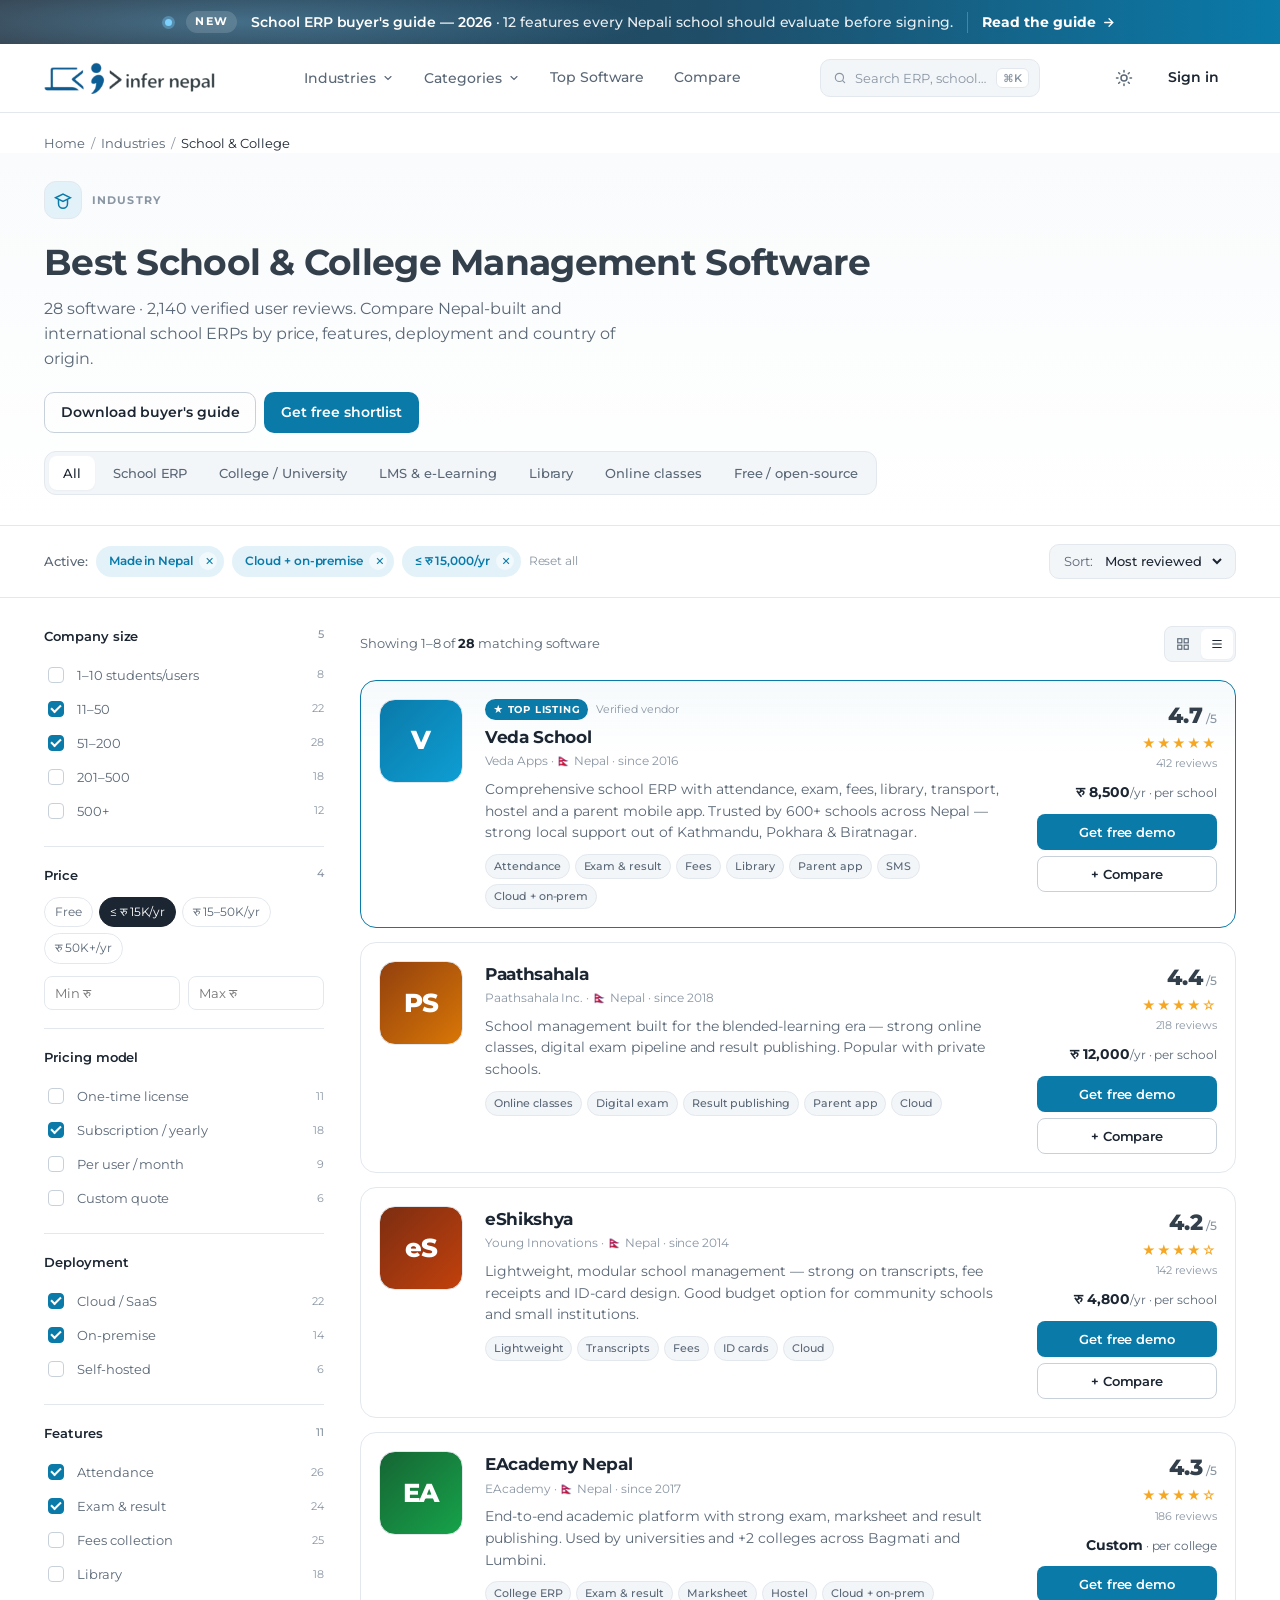
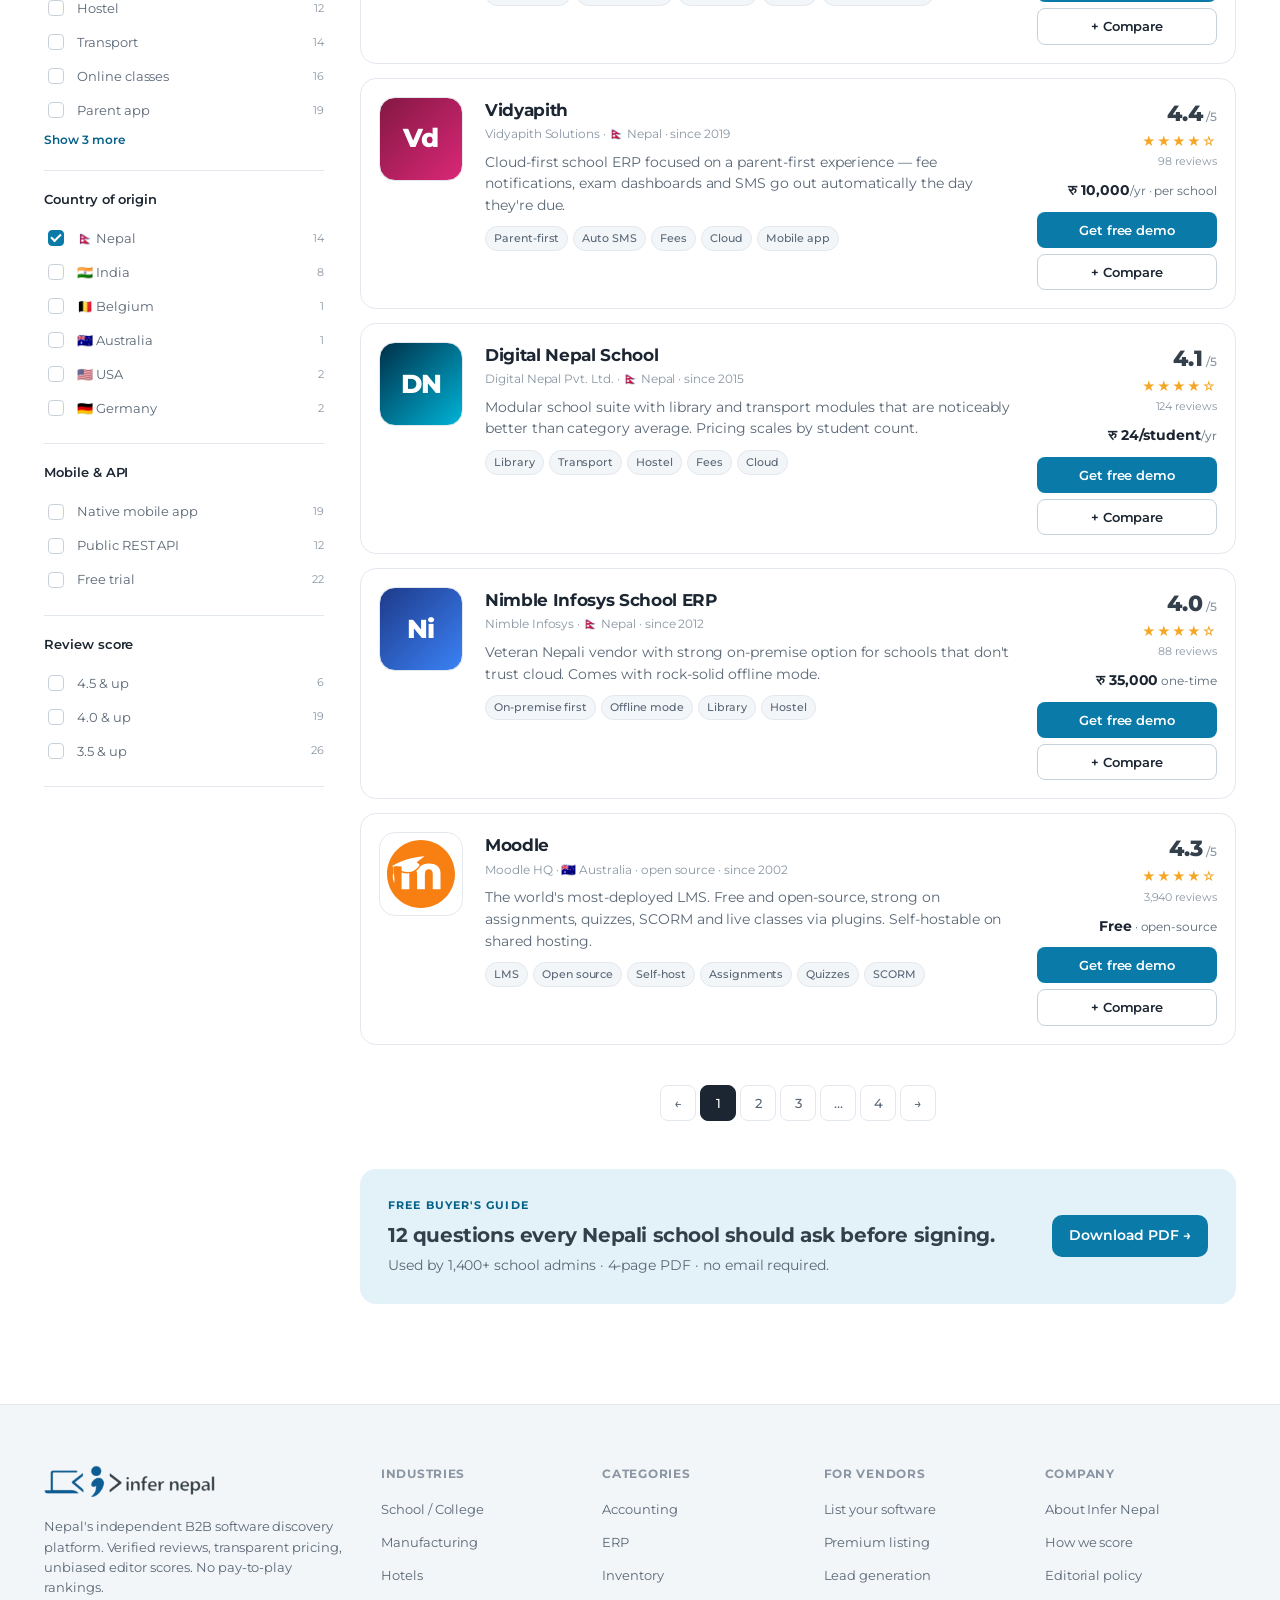
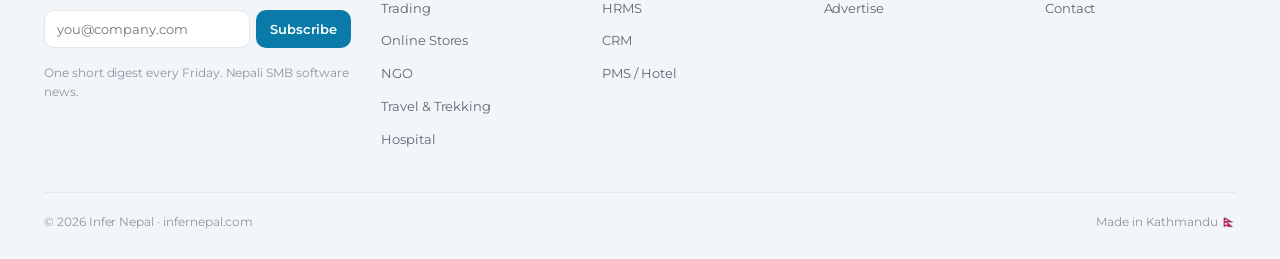
<file: category.html>
<!DOCTYPE html>
<html lang="en" data-theme="light">
<head>
<meta charset="UTF-8" />
<meta name="viewport" content="width=device-width, initial-scale=1.0" />
<title>Best School &amp; College Management Software in Nepal — Infer Nepal</title>
<meta name="description" content="Compare school management software for Nepal. Filter by company size, price, features, deployment and country. 28 verified products with 2,140+ user reviews." />
<link rel="icon" href="logo.png" />
<link rel="preconnect" href="https://fonts.googleapis.com">
<link rel="preconnect" href="https://fonts.gstatic.com" crossorigin>
<link href="https://fonts.googleapis.com/css2?family=Montserrat:wght@400;500;600;700;800&family=Inter:wght@400;500;600&display=swap" rel="stylesheet">
<link rel="stylesheet" href="styles.css">
</head>
<body>

<!-- Promotional strip -->
<div class="promo-strip">
  <a href="product.html">
    <span class="live-dot"></span>
    <span class="tag">New</span>
    <span class="msg"><strong>School ERP buyer's guide — 2026</strong> · 12 features every Nepali school should evaluate before signing.</span>
    <span class="cta">
      Read the guide
      <svg width="13" height="13" viewBox="0 0 24 24" fill="none" stroke="currentColor" stroke-width="2.4" stroke-linecap="round"><path d="M5 12h14M13 5l7 7-7 7"/></svg>
    </span>
  </a>
</div>

<!-- Primary Nav -->
<div class="nav-wrap">
  <div class="container">
    <nav class="primary">
      <a href="index.html" class="brand">
        <img src="logo.png" alt="Infer Nepal" class="brand-logo" />
      </a>
      <button class="menu-toggle" aria-label="Open menu" aria-controls="primary-nav-links">
        <svg class="icon-bars" viewBox="0 0 24 24" fill="none" stroke="currentColor" stroke-width="2.2" stroke-linecap="round"><path d="M4 7h16M4 12h16M4 17h16"/></svg>
        <svg class="icon-x" viewBox="0 0 24 24" fill="none" stroke="currentColor" stroke-width="2.2" stroke-linecap="round"><path d="M6 6l12 12M18 6L6 18"/></svg>
      </button>
      <div class="nav-links" id="primary-nav-links">
        <!-- Industries mega menu -->
        <div class="nav-item">
          <button class="nav-trigger" aria-haspopup="true">
            Industries
            <svg class="caret" width="12" height="12" viewBox="0 0 24 24" fill="none" stroke="currentColor" stroke-width="2.2" stroke-linecap="round"><polyline points="6 9 12 15 18 9"/></svg>
          </button>
          <div class="mega wide" role="menu">
            <div class="mega-body">
              <div class="mega-left">
                <div class="mega-col">
                  <h4>By industry</h4>
                  <a href="category.html" class="mega-link">
                    <span class="ico"><svg width="18" height="18" viewBox="0 0 24 24" fill="none" stroke="currentColor" stroke-width="1.8"><path d="M2 9l10-5 10 5-10 5z"/><path d="M6 11v6a6 6 0 0012 0v-6"/></svg></span>
                    <span class="body"><span class="title">School &amp; College</span><span class="desc">School ERP, attendance, exam, library, fees.</span></span>
                  </a>
                  <a href="category.html" class="mega-link">
                    <span class="ico"><svg width="18" height="18" viewBox="0 0 24 24" fill="none" stroke="currentColor" stroke-width="1.8"><path d="M3 21V9l6 3V9l6 3V9l6 3v9z"/></svg></span>
                    <span class="body"><span class="title">Manufacturing <span class="badge-hot">HOT</span></span><span class="desc">Sales, purchase, BOM, production, inventory.</span></span>
                  </a>
                  <a href="category.html" class="mega-link">
                    <span class="ico"><svg width="18" height="18" viewBox="0 0 24 24" fill="none" stroke="currentColor" stroke-width="1.8"><rect x="3" y="10" width="18" height="11"/><path d="M3 10l9-7 9 7"/></svg></span>
                    <span class="body"><span class="title">Hotels &amp; Hospitality</span><span class="desc">PMS, F&amp;B, housekeeping, banquet, payroll.</span></span>
                  </a>
                  <a href="category.html" class="mega-link">
                    <span class="ico"><svg width="18" height="18" viewBox="0 0 24 24" fill="none" stroke="currentColor" stroke-width="1.8"><path d="M3 7l9-4 9 4v10l-9 4-9-4z"/></svg></span>
                    <span class="body"><span class="title">Trading &amp; Distribution</span><span class="desc">Multi-godown, route, distributor, PoS.</span></span>
                  </a>
                </div>
                <div class="mega-col">
                  <h4>More industries</h4>
                  <ul class="mini-list">
                    <li><a href="category.html">Online Stores <small>34 tools</small></a></li>
                    <li><a href="category.html">NGO &amp; Non-profit <small>22 tools</small></a></li>
                    <li><a href="category.html">Travel &amp; Trekking <small>18 tools</small></a></li>
                    <li><a href="category.html">Hydro Power <small>12 tools</small></a></li>
                    <li><a href="category.html">Hospital &amp; Pharma <small>26 tools</small></a></li>
                    <li><a href="category.html">Banking &amp; Co-op <small>14 tools</small></a></li>
                    <li><a href="category.html">Construction <small>9 tools</small></a></li>
                  </ul>
                </div>
              </div>
              <div class="mega-right">
                <a href="product.html" class="feature-card" style="aspect-ratio:16/10; background: var(--accent-soft); display:flex; align-items:end; padding:18px;">
                  <div style="position:relative; z-index:2;">
                    <span class="tag" style="background: var(--accent); color:#fff; padding:3px 8px; border-radius:999px; font-size:10px; font-weight:700; letter-spacing:.06em;">EDITOR'S PICK</span>
                    <h5 style="margin:8px 0 4px; color:var(--ink); font-size:16px; font-weight:700;">Tally Prime — fastest VAT close in the market</h5>
                    <p style="margin:0; color:var(--text-muted); font-size:12px;">2,000+ verified deployments across Nepal.</p>
                  </div>
                </a>
                <ul class="mini-list">
                  <li><a href="category.html">Best ERP for SMBs in Nepal <small>List →</small></a></li>
                  <li><a href="category.html">Cheapest accounting software <small>List →</small></a></li>
                </ul>
              </div>
            </div>
            <div class="mega-foot">
              <div class="links"><a href="#">Buyer's guides</a><a href="#">2026 software trends</a></div>
              <a href="category.html" class="viewall">Browse all industries
                <svg width="12" height="12" viewBox="0 0 24 24" fill="none" stroke="currentColor" stroke-width="2" stroke-linecap="round"><path d="M5 12h14M13 5l7 7-7 7"/></svg>
              </a>
            </div>
          </div>
        </div>

        <!-- Categories mega menu -->
        <div class="nav-item">
          <button class="nav-trigger" aria-haspopup="true">
            Categories
            <svg class="caret" width="12" height="12" viewBox="0 0 24 24" fill="none" stroke="currentColor" stroke-width="2.2" stroke-linecap="round"><polyline points="6 9 12 15 18 9"/></svg>
          </button>
          <div class="mega wide" role="menu">
            <div class="mega-body">
              <div class="mega-left">
                <div class="mega-col">
                  <h4>Most searched</h4>
                  <a href="category.html" class="mega-link">
                    <span class="ico"><svg width="18" height="18" viewBox="0 0 24 24" fill="none" stroke="currentColor" stroke-width="1.8"><path d="M3 6h18M3 12h18M3 18h18"/></svg></span>
                    <span class="body"><span class="title">Accounting &amp; Finance</span><span class="desc">Books, VAT/GST, banking, payables.</span></span>
                  </a>
                  <a href="category.html" class="mega-link">
                    <span class="ico"><svg width="18" height="18" viewBox="0 0 24 24" fill="none" stroke="currentColor" stroke-width="1.8"><rect x="3" y="3" width="18" height="18" rx="3"/><path d="M3 9h18M9 3v18"/></svg></span>
                    <span class="body"><span class="title">ERP <span class="badge-hot">HOT</span></span><span class="desc">End-to-end Sales · Purchase · Production.</span></span>
                  </a>
                  <a href="category.html" class="mega-link">
                    <span class="ico"><svg width="18" height="18" viewBox="0 0 24 24" fill="none" stroke="currentColor" stroke-width="1.8"><circle cx="9" cy="7" r="4"/><path d="M2 21v-2a4 4 0 014-4h6a4 4 0 014 4v2"/></svg></span>
                    <span class="body"><span class="title">HRMS &amp; Payroll</span><span class="desc">Attendance, leave, PF, payroll, appraisals.</span></span>
                  </a>
                  <a href="category.html" class="mega-link">
                    <span class="ico"><svg width="18" height="18" viewBox="0 0 24 24" fill="none" stroke="currentColor" stroke-width="1.8"><path d="M3 7l9-4 9 4v10l-9 4-9-4z"/></svg></span>
                    <span class="body"><span class="title">Inventory &amp; Warehouse</span><span class="desc">Multi-godown, batch, expiry, barcode.</span></span>
                  </a>
                </div>
                <div class="mega-col">
                  <h4>By function</h4>
                  <ul class="mini-list">
                    <li><a href="category.html">CRM &amp; Sales <small>56 tools</small></a></li>
                    <li><a href="category.html">Point of Sale <small>34 tools</small></a></li>
                    <li><a href="category.html">School ERP <small>28 tools</small></a></li>
                    <li><a href="category.html">Hotel PMS <small>21 tools</small></a></li>
                    <li><a href="category.html">Hospital HMS <small>18 tools</small></a></li>
                    <li><a href="category.html">LMS &amp; e-Learning <small>22 tools</small></a></li>
                    <li><a href="category.html">Document Management <small>16 tools</small></a></li>
                  </ul>
                </div>
              </div>
              <div class="mega-right">
                <a href="category.html" class="feature-card" style="aspect-ratio:16/10; background:var(--ink-soft); display:flex; align-items:end; padding:18px;">
                  <div style="position:relative; z-index:2;">
                    <span class="tag" style="background: var(--ink); color:#fff; padding:3px 8px; border-radius:999px; font-size:10px; font-weight:700; letter-spacing:.06em;">2026 GUIDE</span>
                    <h5 style="margin:8px 0 4px; color:var(--ink); font-size:16px; font-weight:700;">How to pick the right ERP in 5 questions</h5>
                    <p style="margin:0; color:var(--text-muted); font-size:12px;">Free buyer's worksheet — used by 1,400 SMBs.</p>
                  </div>
                </a>
                <ul class="mini-list">
                  <li><a href="#">All buyer's guides <small>List →</small></a></li>
                  <li><a href="#">RFP template <small>Tool →</small></a></li>
                </ul>
              </div>
            </div>
            <div class="mega-foot">
              <div class="links"><a href="#">Free vs paid</a><a href="#">Cloud vs on-premise</a></div>
              <a href="category.html" class="viewall">Browse all categories
                <svg width="12" height="12" viewBox="0 0 24 24" fill="none" stroke="currentColor" stroke-width="2" stroke-linecap="round"><path d="M5 12h14M13 5l7 7-7 7"/></svg>
              </a>
            </div>
          </div>
        </div>

        <a class="nav-trigger" href="category.html">Top Software</a>
        <a class="nav-trigger" href="compare.html">Compare</a>
      </div>
      <button class="search-trigger" aria-label="Open search">
        <svg width="14" height="14" viewBox="0 0 24 24" fill="none" stroke="currentColor" stroke-width="2" stroke-linecap="round"><circle cx="11" cy="11" r="7"/><path d="m20 20-3.5-3.5"/></svg>
        <span class="label">Search ERP, school, hotel, accounting…</span>
        <span class="kbd">⌘K</span>
      </button>
      <div class="nav-actions">
        <button class="icon-btn" id="themeBtn" aria-label="Toggle theme" title="Toggle theme">
          <svg width="18" height="18" viewBox="0 0 24 24" fill="none" stroke="currentColor" stroke-width="2" stroke-linecap="round"><circle cx="12" cy="12" r="4"/><path d="M12 2v2M12 20v2M4.93 4.93l1.41 1.41M17.66 17.66l1.41 1.41M2 12h2M20 12h2M4.93 19.07l1.41-1.41M17.66 6.34l1.41-1.41"/></svg>
        </button>
        <a href="#" class="btn ghost">Sign in</a>
      </div>
    </nav>
  </div>
</div>

<!-- Breadcrumb -->
<div class="container">
  <nav class="breadcrumb" aria-label="Breadcrumb">
    <a href="index.html">Home</a>
    <span class="sep">/</span>
    <a href="#">Industries</a>
    <span class="sep">/</span>
    <span style="color:var(--text)">School &amp; College</span>
  </nav>
</div>

<!-- Category hero -->
<section class="cat-hero">
  <div class="container">
    <div class="row">
      <div>
        <div style="display:inline-flex; align-items:center; gap:10px; margin-bottom:6px;">
          <span class="ind-tile school" style="width:38px; height:38px;">
            <svg width="18" height="18" viewBox="0 0 24 24" fill="none" stroke="currentColor" stroke-width="2"><path d="M2 9l10-5 10 5-10 5z"/><path d="M6 11v6a6 6 0 0012 0v-6"/></svg>
          </span>
          <span style="font-size:11px; letter-spacing:.1em; text-transform:uppercase; color:var(--text-subtle); font-weight:700;">Industry</span>
        </div>
        <h1>Best School &amp; College Management Software</h1>
        <p>28 software · 2,140 verified user reviews. Compare Nepal-built and international school ERPs by price, features, deployment and country of origin.</p>
      </div>
      <div style="display:flex; gap:8px;">
        <a href="#" class="btn outline">Download buyer's guide</a>
        <a href="#" class="btn primary">Get free shortlist</a>
      </div>
    </div>
    <div class="tabs" role="tablist">
      <a href="#" class="active">All</a>
      <a href="#">School ERP</a>
      <a href="#">College / University</a>
      <a href="#">LMS &amp; e-Learning</a>
      <a href="#">Library</a>
      <a href="#">Online classes</a>
      <a href="#">Free / open-source</a>
    </div>
  </div>
</section>

<!-- Filter bar -->
<div class="filter-bar">
  <div class="container" style="display: flex; justify-content: space-between; align-items: center; gap: 20px; width: 100%;">
    <div class="chip-row">
      <span style="font-size: 13px; color: var(--text-muted); font-weight: 500;">Active:</span>
      <span class="chip-active">Made in Nepal <button aria-label="Remove">✕</button></span>
      <span class="chip-active">Cloud + on-premise <button aria-label="Remove">✕</button></span>
      <span class="chip-active">≤ रु 15,000/yr <button aria-label="Remove">✕</button></span>
      <a href="#" class="reset">Reset all</a>
    </div>
    <div class="sort">
      <span style="color: var(--text-muted);">Sort:</span>
      <select>
        <option>Most reviewed</option>
        <option>Highest rated</option>
        <option>Lowest price</option>
        <option>Most features</option>
        <option>Recently added</option>
      </select>
    </div>
  </div>
</div>

<!-- Body -->
<div class="container">
  <div class="cat-body">

    <aside class="filters">

      <div class="filter-group">
        <h6>Company size <small>5</small></h6>
        <label><span class="left"><input type="checkbox" /> 1–10 students/users</span><span class="count">8</span></label>
        <label><span class="left"><input type="checkbox" checked /> 11–50</span><span class="count">22</span></label>
        <label><span class="left"><input type="checkbox" checked /> 51–200</span><span class="count">28</span></label>
        <label><span class="left"><input type="checkbox" /> 201–500</span><span class="count">18</span></label>
        <label><span class="left"><input type="checkbox" /> 500+</span><span class="count">12</span></label>
      </div>

      <div class="filter-group">
        <h6>Price <small>4</small></h6>
        <div class="spec-pills">
          <span class="spec-pill">Free</span>
          <span class="spec-pill active">≤ रु 15K/yr</span>
          <span class="spec-pill">रु 15–50K/yr</span>
          <span class="spec-pill">रु 50K+/yr</span>
        </div>
        <div class="range-input" style="margin-top: 12px;">
          <input placeholder="Min रु" />
          <input placeholder="Max रु" />
        </div>
      </div>

      <div class="filter-group">
        <h6>Pricing model</h6>
        <label><span class="left"><input type="checkbox" /> One-time license</span><span class="count">11</span></label>
        <label><span class="left"><input type="checkbox" checked /> Subscription / yearly</span><span class="count">18</span></label>
        <label><span class="left"><input type="checkbox" /> Per user / month</span><span class="count">9</span></label>
        <label><span class="left"><input type="checkbox" /> Custom quote</span><span class="count">6</span></label>
      </div>

      <div class="filter-group">
        <h6>Deployment</h6>
        <label><span class="left"><input type="checkbox" checked /> Cloud / SaaS</span><span class="count">22</span></label>
        <label><span class="left"><input type="checkbox" checked /> On-premise</span><span class="count">14</span></label>
        <label><span class="left"><input type="checkbox" /> Self-hosted</span><span class="count">6</span></label>
      </div>

      <div class="filter-group">
        <h6>Features <small>11</small></h6>
        <label><span class="left"><input type="checkbox" checked /> Attendance</span><span class="count">26</span></label>
        <label><span class="left"><input type="checkbox" checked /> Exam &amp; result</span><span class="count">24</span></label>
        <label><span class="left"><input type="checkbox" /> Fees collection</span><span class="count">25</span></label>
        <label><span class="left"><input type="checkbox" /> Library</span><span class="count">18</span></label>
        <label><span class="left"><input type="checkbox" /> Hostel</span><span class="count">12</span></label>
        <label><span class="left"><input type="checkbox" /> Transport</span><span class="count">14</span></label>
        <label><span class="left"><input type="checkbox" /> Online classes</span><span class="count">16</span></label>
        <label><span class="left"><input type="checkbox" /> Parent app</span><span class="count">19</span></label>
        <a href="#" style="font-size: 12px; color: var(--accent-deep); font-weight: 600;">Show 3 more</a>
      </div>

      <div class="filter-group">
        <h6>Country of origin</h6>
        <label><span class="left"><input type="checkbox" checked /> 🇳🇵 Nepal</span><span class="count">14</span></label>
        <label><span class="left"><input type="checkbox" /> 🇮🇳 India</span><span class="count">8</span></label>
        <label><span class="left"><input type="checkbox" /> 🇧🇪 Belgium</span><span class="count">1</span></label>
        <label><span class="left"><input type="checkbox" /> 🇦🇺 Australia</span><span class="count">1</span></label>
        <label><span class="left"><input type="checkbox" /> 🇺🇸 USA</span><span class="count">2</span></label>
        <label><span class="left"><input type="checkbox" /> 🇩🇪 Germany</span><span class="count">2</span></label>
      </div>

      <div class="filter-group">
        <h6>Mobile &amp; API</h6>
        <label><span class="left"><input type="checkbox" /> Native mobile app</span><span class="count">19</span></label>
        <label><span class="left"><input type="checkbox" /> Public REST API</span><span class="count">12</span></label>
        <label><span class="left"><input type="checkbox" /> Free trial</span><span class="count">22</span></label>
      </div>

      <div class="filter-group">
        <h6>Review score</h6>
        <label><span class="left"><input type="checkbox" /> 4.5 &amp; up</span><span class="count">6</span></label>
        <label><span class="left"><input type="checkbox" /> 4.0 &amp; up</span><span class="count">19</span></label>
        <label><span class="left"><input type="checkbox" /> 3.5 &amp; up</span><span class="count">26</span></label>
      </div>
    </aside>

    <!-- Results -->
    <div>
      <div class="results-bar">
        <span>Showing 1–8 of <strong style="color: var(--text);">28</strong> matching software</span>
        <div class="view-toggle" role="group" aria-label="View mode">
          <button aria-label="Grid view" title="Grid view">
            <svg width="14" height="14" viewBox="0 0 24 24" fill="none" stroke="currentColor" stroke-width="2"><rect x="3" y="3" width="7" height="7"/><rect x="14" y="3" width="7" height="7"/><rect x="3" y="14" width="7" height="7"/><rect x="14" y="14" width="7" height="7"/></svg>
          </button>
          <button class="active" aria-label="List view" title="List view">
            <svg width="14" height="14" viewBox="0 0 24 24" fill="none" stroke="currentColor" stroke-width="2"><path d="M4 6h16M4 12h16M4 18h16"/></svg>
          </button>
        </div>
      </div>

      <div style="display:grid; gap:14px;">

        <!-- Featured / sponsored top listing -->
        <a href="product.html" class="s-row" style="border-color: var(--accent); background: linear-gradient(180deg, rgba(10,122,169,.04), transparent 30%);">
          <span class="vlogo veda lg">V</span>
          <div class="body">
            <div style="display:flex; align-items:center; gap:8px; margin-bottom:4px;">
              <span style="font-size:10px; letter-spacing:.08em; text-transform:uppercase; font-weight:700; color:#fff; background:var(--accent); padding:3px 8px; border-radius:999px;">★ Top listing</span>
              <span style="font-size:11px; color:var(--text-subtle);">Verified vendor</span>
            </div>
            <h3>Veda School</h3>
            <div class="vendor">Veda Apps · 🇳🇵 Nepal · since 2016</div>
            <p>Comprehensive school ERP with attendance, exam, fees, library, transport, hostel and a parent mobile app. Trusted by 600+ schools across Nepal — strong local support out of Kathmandu, Pokhara &amp; Biratnagar.</p>
            <div class="pills">
              <span>Attendance</span><span>Exam &amp; result</span><span>Fees</span><span>Library</span><span>Parent app</span><span>SMS</span><span>Cloud + on-prem</span>
            </div>
          </div>
          <div class="side">
            <div class="rating-block">
              <div class="big">4.7<small>/5</small></div>
              <div class="stars">★★★★★</div>
              <small class="reviews">412 reviews</small>
            </div>
            <div class="price-tag"><b>रु 8,500</b>/yr · per school</div>
            <div class="actions">
              <span class="btn primary sm">Get free demo</span>
              <span class="btn outline sm">+ Compare</span>
            </div>
          </div>
        </a>

        <a href="product.html" class="s-row">
          <span class="vlogo paath lg">PS</span>
          <div class="body">
            <h3>Paathsahala</h3>
            <div class="vendor">Paathsahala Inc. · 🇳🇵 Nepal · since 2018</div>
            <p>School management built for the blended-learning era — strong online classes, digital exam pipeline and result publishing. Popular with private schools.</p>
            <div class="pills">
              <span>Online classes</span><span>Digital exam</span><span>Result publishing</span><span>Parent app</span><span>Cloud</span>
            </div>
          </div>
          <div class="side">
            <div class="rating-block">
              <div class="big">4.4<small>/5</small></div>
              <div class="stars">★★★★☆</div>
              <small class="reviews">218 reviews</small>
            </div>
            <div class="price-tag"><b>रु 12,000</b>/yr · per school</div>
            <div class="actions">
              <span class="btn primary sm">Get free demo</span>
              <span class="btn outline sm">+ Compare</span>
            </div>
          </div>
        </a>

        <a href="product.html" class="s-row">
          <span class="vlogo eshik lg">eS</span>
          <div class="body">
            <h3>eShikshya</h3>
            <div class="vendor">Young Innovations · 🇳🇵 Nepal · since 2014</div>
            <p>Lightweight, modular school management — strong on transcripts, fee receipts and ID-card design. Good budget option for community schools and small institutions.</p>
            <div class="pills">
              <span>Lightweight</span><span>Transcripts</span><span>Fees</span><span>ID cards</span><span>Cloud</span>
            </div>
          </div>
          <div class="side">
            <div class="rating-block">
              <div class="big">4.2<small>/5</small></div>
              <div class="stars">★★★★☆</div>
              <small class="reviews">142 reviews</small>
            </div>
            <div class="price-tag"><b>रु 4,800</b>/yr · per school</div>
            <div class="actions">
              <span class="btn primary sm">Get free demo</span>
              <span class="btn outline sm">+ Compare</span>
            </div>
          </div>
        </a>

        <a href="product.html" class="s-row">
          <span class="vlogo eacad lg">EA</span>
          <div class="body">
            <h3>EAcademy Nepal</h3>
            <div class="vendor">EAcademy · 🇳🇵 Nepal · since 2017</div>
            <p>End-to-end academic platform with strong exam, marksheet and result publishing. Used by universities and +2 colleges across Bagmati and Lumbini.</p>
            <div class="pills">
              <span>College ERP</span><span>Exam &amp; result</span><span>Marksheet</span><span>Hostel</span><span>Cloud + on-prem</span>
            </div>
          </div>
          <div class="side">
            <div class="rating-block">
              <div class="big">4.3<small>/5</small></div>
              <div class="stars">★★★★☆</div>
              <small class="reviews">186 reviews</small>
            </div>
            <div class="price-tag"><b>Custom</b> · per college</div>
            <div class="actions">
              <span class="btn primary sm">Get free demo</span>
              <span class="btn outline sm">+ Compare</span>
            </div>
          </div>
        </a>

        <a href="product.html" class="s-row">
          <span class="vlogo vidya lg">Vd</span>
          <div class="body">
            <h3>Vidyapith</h3>
            <div class="vendor">Vidyapith Solutions · 🇳🇵 Nepal · since 2019</div>
            <p>Cloud-first school ERP focused on a parent-first experience — fee notifications, exam dashboards and SMS go out automatically the day they're due.</p>
            <div class="pills">
              <span>Parent-first</span><span>Auto SMS</span><span>Fees</span><span>Cloud</span><span>Mobile app</span>
            </div>
          </div>
          <div class="side">
            <div class="rating-block">
              <div class="big">4.4<small>/5</small></div>
              <div class="stars">★★★★☆</div>
              <small class="reviews">98 reviews</small>
            </div>
            <div class="price-tag"><b>रु 10,000</b>/yr · per school</div>
            <div class="actions">
              <span class="btn primary sm">Get free demo</span>
              <span class="btn outline sm">+ Compare</span>
            </div>
          </div>
        </a>

        <a href="product.html" class="s-row">
          <span class="vlogo digital lg">DN</span>
          <div class="body">
            <h3>Digital Nepal School</h3>
            <div class="vendor">Digital Nepal Pvt. Ltd. · 🇳🇵 Nepal · since 2015</div>
            <p>Modular school suite with library and transport modules that are noticeably better than category average. Pricing scales by student count.</p>
            <div class="pills">
              <span>Library</span><span>Transport</span><span>Hostel</span><span>Fees</span><span>Cloud</span>
            </div>
          </div>
          <div class="side">
            <div class="rating-block">
              <div class="big">4.1<small>/5</small></div>
              <div class="stars">★★★★☆</div>
              <small class="reviews">124 reviews</small>
            </div>
            <div class="price-tag"><b>रु 24/student</b>/yr</div>
            <div class="actions">
              <span class="btn primary sm">Get free demo</span>
              <span class="btn outline sm">+ Compare</span>
            </div>
          </div>
        </a>

        <a href="product.html" class="s-row">
          <span class="vlogo nimble lg">Ni</span>
          <div class="body">
            <h3>Nimble Infosys School ERP</h3>
            <div class="vendor">Nimble Infosys · 🇳🇵 Nepal · since 2012</div>
            <p>Veteran Nepali vendor with strong on-premise option for schools that don't trust cloud. Comes with rock-solid offline mode.</p>
            <div class="pills">
              <span>On-premise first</span><span>Offline mode</span><span>Library</span><span>Hostel</span>
            </div>
          </div>
          <div class="side">
            <div class="rating-block">
              <div class="big">4.0<small>/5</small></div>
              <div class="stars">★★★★☆</div>
              <small class="reviews">88 reviews</small>
            </div>
            <div class="price-tag"><b>रु 35,000</b> one-time</div>
            <div class="actions">
              <span class="btn primary sm">Get free demo</span>
              <span class="btn outline sm">+ Compare</span>
            </div>
          </div>
        </a>

        <a href="product.html" class="s-row">
          <span class="vlogo lg has-img"><img src="logos/moodle.svg" alt="Moodle"/></span>
          <div class="body">
            <h3>Moodle</h3>
            <div class="vendor">Moodle HQ · 🇦🇺 Australia · open source · since 2002</div>
            <p>The world's most-deployed LMS. Free and open-source, strong on assignments, quizzes, SCORM and live classes via plugins. Self-hostable on shared hosting.</p>
            <div class="pills">
              <span>LMS</span><span>Open source</span><span>Self-host</span><span>Assignments</span><span>Quizzes</span><span>SCORM</span>
            </div>
          </div>
          <div class="side">
            <div class="rating-block">
              <div class="big">4.3<small>/5</small></div>
              <div class="stars">★★★★☆</div>
              <small class="reviews">3,940 reviews</small>
            </div>
            <div class="price-tag"><b>Free</b> · open-source</div>
            <div class="actions">
              <span class="btn primary sm">Get free demo</span>
              <span class="btn outline sm">+ Compare</span>
            </div>
          </div>
        </a>

      </div>

      <div class="pagination">
        <a href="#" aria-label="Previous">←</a>
        <a href="#" class="active">1</a>
        <a href="#">2</a>
        <a href="#">3</a>
        <a href="#">…</a>
        <a href="#">4</a>
        <a href="#" aria-label="Next">→</a>
      </div>

      <!-- Buyer's guide bottom CTA -->
      <div style="margin-top: 48px; border-radius: 16px; padding: 28px; background: var(--accent-soft); display: grid; grid-template-columns: 1fr auto; gap: 20px; align-items: center;">
        <div>
          <div style="font-size:11px; letter-spacing:.1em; text-transform:uppercase; color:var(--accent-deep); font-weight:700; margin-bottom:6px;">Free buyer's guide</div>
          <h3 style="font-size: 20px; font-weight: 700; margin: 0 0 4px; color: var(--ink);">12 questions every Nepali school should ask before signing.</h3>
          <p style="margin:0; font-size:13.5px; color: var(--text-muted);">Used by 1,400+ school admins · 4-page PDF · no email required.</p>
        </div>
        <a href="#" class="btn primary">Download PDF →</a>
      </div>
    </div>

  </div>
</div>

<!-- Compare dock — disabled for now, re-enable when comparison feature is ready
<div class="compare-dock" role="region" aria-label="Comparison tray">
  <div class="slots"></div>
  <span class="count-label">0 items selected</span>
  <a href="compare.html" class="btn primary sm dock-cta disabled">Compare →</a>
</div>
-->


<!-- Footer -->
<footer class="site">
  <div class="container">
    <div class="f-grid">
      <div>
        <a href="index.html" class="brand">
          <img src="logo.png" alt="Infer Nepal" class="brand-logo" />
        </a>
        <p style="color:var(--text-muted); font-size: 13px; margin-top:12px; max-width: 320px;">
          Nepal's independent B2B software discovery platform. Verified reviews, transparent pricing,
          unbiased editor scores. No pay-to-play rankings.
        </p>
        <div class="newsletter">
          <input placeholder="you@company.com" />
          <button>Subscribe</button>
        </div>
        <div class="f-tag">One short digest every Friday. Nepali SMB software news.</div>
      </div>
      <div>
        <h5>Industries</h5>
        <ul>
          <li><a href="category.html">School / College</a></li>
          <li><a href="category.html">Manufacturing</a></li>
          <li><a href="category.html">Hotels</a></li>
          <li><a href="category.html">Trading</a></li>
          <li><a href="category.html">Online Stores</a></li>
          <li><a href="category.html">NGO</a></li>
          <li><a href="category.html">Travel &amp; Trekking</a></li>
          <li><a href="category.html">Hospital</a></li>
        </ul>
      </div>
      <div>
        <h5>Categories</h5>
        <ul>
          <li><a href="category.html">Accounting</a></li>
          <li><a href="category.html">ERP</a></li>
          <li><a href="category.html">Inventory</a></li>
          <li><a href="category.html">HRMS</a></li>
          <li><a href="category.html">CRM</a></li>
          <li><a href="category.html">PMS / Hotel</a></li>
        </ul>
      </div>
      <div>
        <h5>For vendors</h5>
        <ul>
          <li><a href="#">List your software</a></li>
          <li><a href="#">Premium listing</a></li>
          <li><a href="#">Lead generation</a></li>
          <li><a href="#">Advertise</a></li>
        </ul>
      </div>
      <div>
        <h5>Company</h5>
        <ul>
          <li><a href="#">About Infer Nepal</a></li>
          <li><a href="#">How we score</a></li>
          <li><a href="#">Editorial policy</a></li>
          <li><a href="#">Contact</a></li>
        </ul>
      </div>
    </div>
    <div class="f-bottom">
      <span>© 2026 Infer Nepal · infernepal.com</span>
      <span>Made in Kathmandu 🇳🇵</span>
    </div>
  </div>
</footer>

<div class="menu-backdrop" aria-hidden="true"></div>
<script src="app.js"></script>
</body>
</html>
</file>
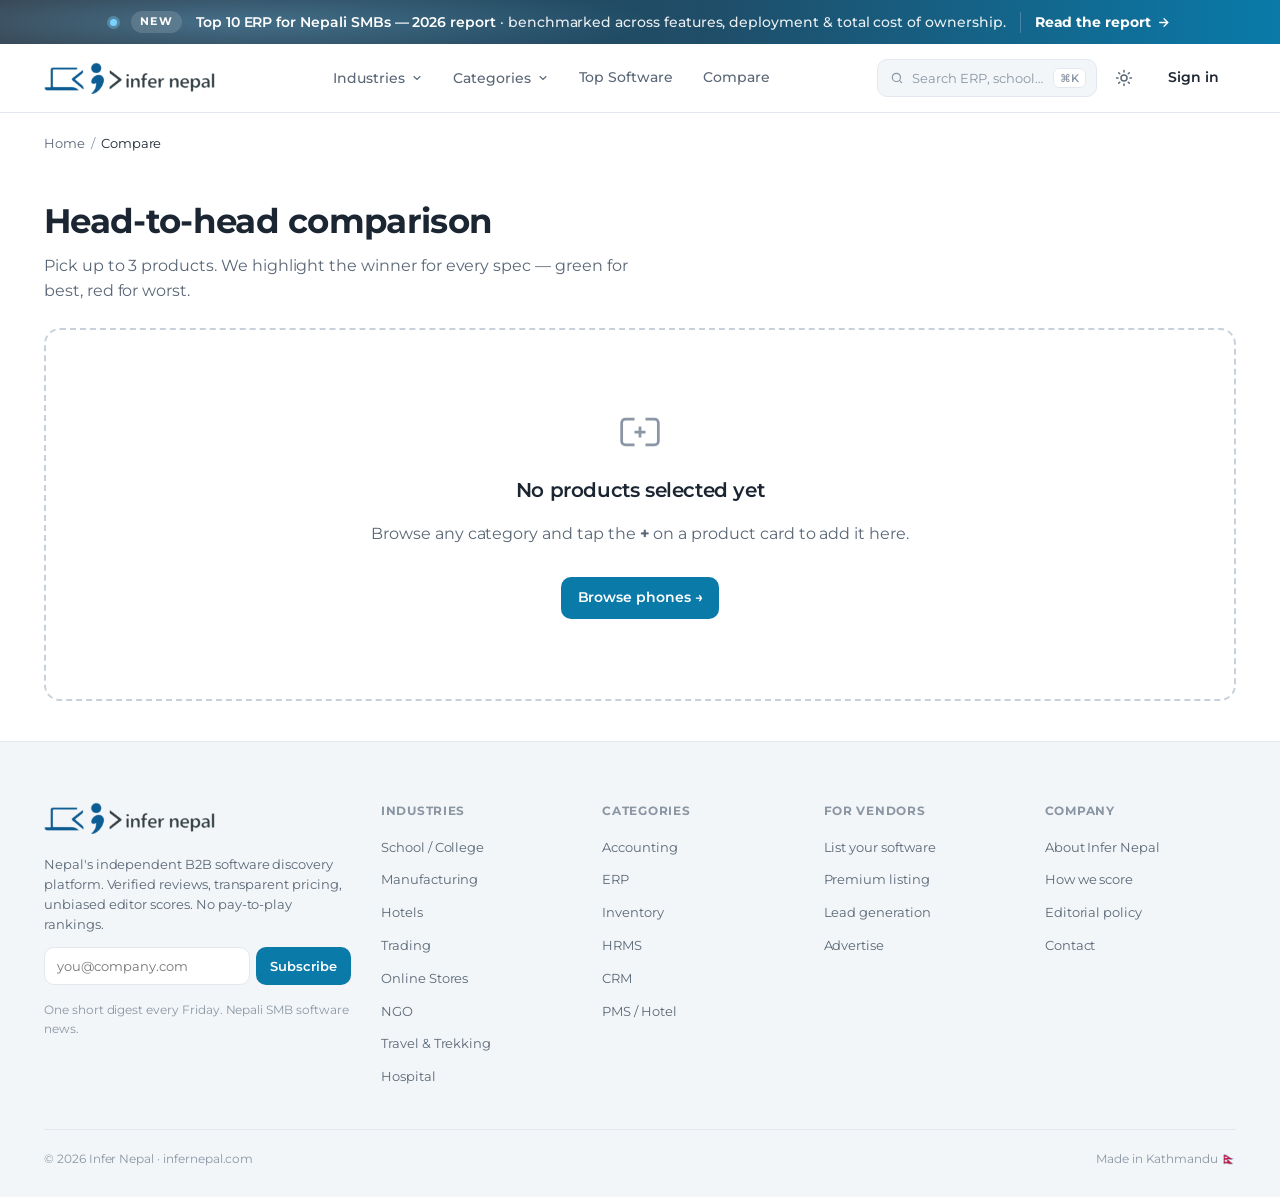
<file: compare.html>
<!DOCTYPE html>
<html lang="en" data-theme="light">
<head>
<meta charset="UTF-8" />
<meta name="viewport" content="width=device-width, initial-scale=1.0" />
<title>Compare software side-by-side — Infer Nepal</title>
<link rel="icon" href="logo.png" />
<link rel="preconnect" href="https://fonts.googleapis.com">
<link rel="preconnect" href="https://fonts.gstatic.com" crossorigin>
<link href="https://fonts.googleapis.com/css2?family=Montserrat:wght@400;500;600;700;800&family=Inter:wght@400;500;600&display=swap" rel="stylesheet">
<link rel="stylesheet" href="styles.css">
</head>
<body>

<!-- Promotional strip -->
<div class="promo-strip">
  <a href="product.html">
    <span class="live-dot"></span>
    <span class="tag">New</span>
    <span class="msg"><strong>Top 10 ERP for Nepali SMBs — 2026 report</strong> · benchmarked across features, deployment &amp; total cost of ownership.</span>
    <span class="cta">
      Read the report
      <svg width="13" height="13" viewBox="0 0 24 24" fill="none" stroke="currentColor" stroke-width="2.4" stroke-linecap="round"><path d="M5 12h14M13 5l7 7-7 7"/></svg>
    </span>
  </a>
</div>

<!-- Primary Nav -->
<div class="nav-wrap">
  <div class="container">
    <nav class="primary">
      <a href="index.html" class="brand">
        <img src="logo.png" alt="Infer Nepal" class="brand-logo" />
      </a>
      <button class="menu-toggle" aria-label="Open menu" aria-controls="primary-nav-links">
        <svg class="icon-bars" viewBox="0 0 24 24" fill="none" stroke="currentColor" stroke-width="2.2" stroke-linecap="round"><path d="M4 7h16M4 12h16M4 17h16"/></svg>
        <svg class="icon-x" viewBox="0 0 24 24" fill="none" stroke="currentColor" stroke-width="2.2" stroke-linecap="round"><path d="M6 6l12 12M18 6L6 18"/></svg>
      </button>
      <div class="nav-links" id="primary-nav-links">
        <!-- Industries mega menu -->
        <div class="nav-item">
          <button class="nav-trigger" aria-haspopup="true">
            Industries
            <svg class="caret" width="12" height="12" viewBox="0 0 24 24" fill="none" stroke="currentColor" stroke-width="2.2" stroke-linecap="round"><polyline points="6 9 12 15 18 9"/></svg>
          </button>
          <div class="mega wide" role="menu">
            <div class="mega-body">
              <div class="mega-left">
                <div class="mega-col">
                  <h4>By industry</h4>
                  <a href="category.html" class="mega-link">
                    <span class="ico"><svg width="18" height="18" viewBox="0 0 24 24" fill="none" stroke="currentColor" stroke-width="1.8"><path d="M2 9l10-5 10 5-10 5z"/><path d="M6 11v6a6 6 0 0012 0v-6"/></svg></span>
                    <span class="body"><span class="title">School &amp; College</span><span class="desc">School ERP, attendance, exam, library, fees.</span></span>
                  </a>
                  <a href="category.html" class="mega-link">
                    <span class="ico"><svg width="18" height="18" viewBox="0 0 24 24" fill="none" stroke="currentColor" stroke-width="1.8"><path d="M3 21V9l6 3V9l6 3V9l6 3v9z"/></svg></span>
                    <span class="body"><span class="title">Manufacturing <span class="badge-hot">HOT</span></span><span class="desc">Sales, purchase, BOM, production, inventory.</span></span>
                  </a>
                  <a href="category.html" class="mega-link">
                    <span class="ico"><svg width="18" height="18" viewBox="0 0 24 24" fill="none" stroke="currentColor" stroke-width="1.8"><rect x="3" y="10" width="18" height="11"/><path d="M3 10l9-7 9 7"/></svg></span>
                    <span class="body"><span class="title">Hotels &amp; Hospitality</span><span class="desc">PMS, F&amp;B, housekeeping, banquet, payroll.</span></span>
                  </a>
                  <a href="category.html" class="mega-link">
                    <span class="ico"><svg width="18" height="18" viewBox="0 0 24 24" fill="none" stroke="currentColor" stroke-width="1.8"><path d="M3 7l9-4 9 4v10l-9 4-9-4z"/></svg></span>
                    <span class="body"><span class="title">Trading &amp; Distribution</span><span class="desc">Multi-godown, route, distributor, PoS.</span></span>
                  </a>
                </div>
                <div class="mega-col">
                  <h4>More industries</h4>
                  <ul class="mini-list">
                    <li><a href="category.html">Online Stores <small>34 tools</small></a></li>
                    <li><a href="category.html">NGO &amp; Non-profit <small>22 tools</small></a></li>
                    <li><a href="category.html">Travel &amp; Trekking <small>18 tools</small></a></li>
                    <li><a href="category.html">Hydro Power <small>12 tools</small></a></li>
                    <li><a href="category.html">Hospital &amp; Pharma <small>26 tools</small></a></li>
                    <li><a href="category.html">Banking &amp; Co-op <small>14 tools</small></a></li>
                    <li><a href="category.html">Construction <small>9 tools</small></a></li>
                  </ul>
                </div>
              </div>
              <div class="mega-right">
                <a href="product.html" class="feature-card" style="aspect-ratio:16/10; background: var(--accent-soft); display:flex; align-items:end; padding:18px;">
                  <div style="position:relative; z-index:2;">
                    <span class="tag" style="background: var(--accent); color:#fff; padding:3px 8px; border-radius:999px; font-size:10px; font-weight:700; letter-spacing:.06em;">EDITOR'S PICK</span>
                    <h5 style="margin:8px 0 4px; color:var(--ink); font-size:16px; font-weight:700;">Tally Prime — fastest VAT close in the market</h5>
                    <p style="margin:0; color:var(--text-muted); font-size:12px;">2,000+ verified deployments across Nepal.</p>
                  </div>
                </a>
                <ul class="mini-list">
                  <li><a href="category.html">Best ERP for SMBs in Nepal <small>List →</small></a></li>
                  <li><a href="category.html">Cheapest accounting software <small>List →</small></a></li>
                </ul>
              </div>
            </div>
            <div class="mega-foot">
              <div class="links"><a href="#">Buyer's guides</a><a href="#">2026 software trends</a></div>
              <a href="category.html" class="viewall">Browse all industries
                <svg width="12" height="12" viewBox="0 0 24 24" fill="none" stroke="currentColor" stroke-width="2" stroke-linecap="round"><path d="M5 12h14M13 5l7 7-7 7"/></svg>
              </a>
            </div>
          </div>
        </div>

        <!-- Categories mega menu -->
        <div class="nav-item">
          <button class="nav-trigger" aria-haspopup="true">
            Categories
            <svg class="caret" width="12" height="12" viewBox="0 0 24 24" fill="none" stroke="currentColor" stroke-width="2.2" stroke-linecap="round"><polyline points="6 9 12 15 18 9"/></svg>
          </button>
          <div class="mega wide" role="menu">
            <div class="mega-body">
              <div class="mega-left">
                <div class="mega-col">
                  <h4>Most searched</h4>
                  <a href="category.html" class="mega-link">
                    <span class="ico"><svg width="18" height="18" viewBox="0 0 24 24" fill="none" stroke="currentColor" stroke-width="1.8"><path d="M3 6h18M3 12h18M3 18h18"/></svg></span>
                    <span class="body"><span class="title">Accounting &amp; Finance</span><span class="desc">Books, VAT/GST, banking, payables.</span></span>
                  </a>
                  <a href="category.html" class="mega-link">
                    <span class="ico"><svg width="18" height="18" viewBox="0 0 24 24" fill="none" stroke="currentColor" stroke-width="1.8"><rect x="3" y="3" width="18" height="18" rx="3"/><path d="M3 9h18M9 3v18"/></svg></span>
                    <span class="body"><span class="title">ERP <span class="badge-hot">HOT</span></span><span class="desc">End-to-end Sales · Purchase · Production.</span></span>
                  </a>
                  <a href="category.html" class="mega-link">
                    <span class="ico"><svg width="18" height="18" viewBox="0 0 24 24" fill="none" stroke="currentColor" stroke-width="1.8"><circle cx="9" cy="7" r="4"/><path d="M2 21v-2a4 4 0 014-4h6a4 4 0 014 4v2"/></svg></span>
                    <span class="body"><span class="title">HRMS &amp; Payroll</span><span class="desc">Attendance, leave, PF, payroll, appraisals.</span></span>
                  </a>
                  <a href="category.html" class="mega-link">
                    <span class="ico"><svg width="18" height="18" viewBox="0 0 24 24" fill="none" stroke="currentColor" stroke-width="1.8"><path d="M3 7l9-4 9 4v10l-9 4-9-4z"/></svg></span>
                    <span class="body"><span class="title">Inventory &amp; Warehouse</span><span class="desc">Multi-godown, batch, expiry, barcode.</span></span>
                  </a>
                </div>
                <div class="mega-col">
                  <h4>By function</h4>
                  <ul class="mini-list">
                    <li><a href="category.html">CRM &amp; Sales <small>56 tools</small></a></li>
                    <li><a href="category.html">Point of Sale <small>34 tools</small></a></li>
                    <li><a href="category.html">School ERP <small>28 tools</small></a></li>
                    <li><a href="category.html">Hotel PMS <small>21 tools</small></a></li>
                    <li><a href="category.html">Hospital HMS <small>18 tools</small></a></li>
                    <li><a href="category.html">LMS &amp; e-Learning <small>22 tools</small></a></li>
                    <li><a href="category.html">Document Management <small>16 tools</small></a></li>
                  </ul>
                </div>
              </div>
              <div class="mega-right">
                <a href="category.html" class="feature-card" style="aspect-ratio:16/10; background:var(--ink-soft); display:flex; align-items:end; padding:18px;">
                  <div style="position:relative; z-index:2;">
                    <span class="tag" style="background: var(--ink); color:#fff; padding:3px 8px; border-radius:999px; font-size:10px; font-weight:700; letter-spacing:.06em;">2026 GUIDE</span>
                    <h5 style="margin:8px 0 4px; color:var(--ink); font-size:16px; font-weight:700;">How to pick the right ERP in 5 questions</h5>
                    <p style="margin:0; color:var(--text-muted); font-size:12px;">Free buyer's worksheet — used by 1,400 SMBs.</p>
                  </div>
                </a>
                <ul class="mini-list">
                  <li><a href="#">All buyer's guides <small>List →</small></a></li>
                  <li><a href="#">RFP template <small>Tool →</small></a></li>
                </ul>
              </div>
            </div>
            <div class="mega-foot">
              <div class="links"><a href="#">Free vs paid</a><a href="#">Cloud vs on-premise</a></div>
              <a href="category.html" class="viewall">Browse all categories
                <svg width="12" height="12" viewBox="0 0 24 24" fill="none" stroke="currentColor" stroke-width="2" stroke-linecap="round"><path d="M5 12h14M13 5l7 7-7 7"/></svg>
              </a>
            </div>
          </div>
        </div>

        <a class="nav-trigger" href="category.html">Top Software</a>
        <a class="nav-trigger" href="compare.html">Compare</a>
      </div>
      <div class="nav-actions">
        <button class="search-trigger" aria-label="Open search">
          <svg width="14" height="14" viewBox="0 0 24 24" fill="none" stroke="currentColor" stroke-width="2" stroke-linecap="round"><circle cx="11" cy="11" r="7"/><path d="m20 20-3.5-3.5"/></svg>
          <span class="label">Search ERP, school, hotel, accounting…</span>
          <span class="kbd">⌘K</span>
        </button>
        <button class="icon-btn" id="themeBtn" aria-label="Toggle theme" title="Toggle theme">
          <svg width="18" height="18" viewBox="0 0 24 24" fill="none" stroke="currentColor" stroke-width="2" stroke-linecap="round"><circle cx="12" cy="12" r="4"/><path d="M12 2v2M12 20v2M4.93 4.93l1.41 1.41M17.66 17.66l1.41 1.41M2 12h2M20 12h2M4.93 19.07l1.41-1.41M17.66 6.34l1.41-1.41"/></svg>
        </button>
        <a href="#" class="btn ghost">Sign in</a>
      </div>
    </nav>
  </div>
</div>

<div class="container">
  <nav class="breadcrumb" aria-label="Breadcrumb">
    <a href="index.html">Home</a>
    <span class="sep">/</span>
    <span style="color:var(--text)">Compare</span>
  </nav>

  <section class="cmp-hero">
    <h1>Head-to-head comparison</h1>
    <p id="cmp-sub">Pick up to 3 products. We highlight the winner for every spec — green for best, red for worst.</p>
  </section>

  <!-- AI summary cards -->
  <div class="cmp-summary" id="cmp-summary" style="display: none;">
    <!-- populated by JS -->
  </div>

  <!-- Comparison table / empty state -->
  <div id="cmp-root"></div>

</div>

<!-- Compare dock — disabled for now, re-enable when comparison feature is ready
<div class="compare-dock" role="region" aria-label="Comparison tray">
  <div class="slots"></div>
  <span class="count-label">0 items selected</span>
  <a href="compare.html" class="btn primary sm dock-cta">Compare →</a>
</div>
-->


<!-- Footer -->
<footer class="site">
  <div class="container">
    <div class="f-grid">
      <div>
        <a href="index.html" class="brand">
          <img src="logo.png" alt="Infer Nepal" class="brand-logo" />
        </a>
        <p style="color:var(--text-muted); font-size: 13px; margin-top:12px; max-width: 320px;">
          Nepal's independent B2B software discovery platform. Verified reviews, transparent pricing,
          unbiased editor scores. No pay-to-play rankings.
        </p>
        <div class="newsletter">
          <input placeholder="you@company.com" />
          <button>Subscribe</button>
        </div>
        <div class="f-tag">One short digest every Friday. Nepali SMB software news.</div>
      </div>
      <div>
        <h5>Industries</h5>
        <ul>
          <li><a href="category.html">School / College</a></li>
          <li><a href="category.html">Manufacturing</a></li>
          <li><a href="category.html">Hotels</a></li>
          <li><a href="category.html">Trading</a></li>
          <li><a href="category.html">Online Stores</a></li>
          <li><a href="category.html">NGO</a></li>
          <li><a href="category.html">Travel &amp; Trekking</a></li>
          <li><a href="category.html">Hospital</a></li>
        </ul>
      </div>
      <div>
        <h5>Categories</h5>
        <ul>
          <li><a href="category.html">Accounting</a></li>
          <li><a href="category.html">ERP</a></li>
          <li><a href="category.html">Inventory</a></li>
          <li><a href="category.html">HRMS</a></li>
          <li><a href="category.html">CRM</a></li>
          <li><a href="category.html">PMS / Hotel</a></li>
        </ul>
      </div>
      <div>
        <h5>For vendors</h5>
        <ul>
          <li><a href="#">List your software</a></li>
          <li><a href="#">Premium listing</a></li>
          <li><a href="#">Lead generation</a></li>
          <li><a href="#">Advertise</a></li>
        </ul>
      </div>
      <div>
        <h5>Company</h5>
        <ul>
          <li><a href="#">About Infer Nepal</a></li>
          <li><a href="#">How we score</a></li>
          <li><a href="#">Editorial policy</a></li>
          <li><a href="#">Contact</a></li>
        </ul>
      </div>
    </div>
    <div class="f-bottom">
      <span>© 2026 Infer Nepal · infernepal.com</span>
      <span>Made in Kathmandu 🇳🇵</span>
    </div>
  </div>
</footer>

<div class="menu-backdrop" aria-hidden="true"></div>
<script src="app.js"></script>
<script>
  // Compare page specifics — group spec rows, compute best/worst highlights.

  const SPEC_GROUPS = {
    phones: [
      { title: 'Performance', fields: ['Chipset', 'RAM', 'Storage'] },
      { title: 'Display', fields: ['Display', 'Resolution', 'Peak brightness'] },
      { title: 'Camera', fields: ['Main camera', 'Ultrawide', 'Telephoto', 'Front camera'] },
      { title: 'Battery & charging', fields: ['Battery', 'Charging'] },
      { title: 'Design & connectivity', fields: ['Weight', 'IP rating', 'Connectivity', 'OS'] }
    ],
    laptops: [
      { title: 'Performance', fields: ['Chipset', 'RAM', 'Storage'] },
      { title: 'Display', fields: ['Display', 'Resolution'] },
      { title: 'Battery & body', fields: ['Battery', 'Weight'] },
      { title: 'Connectivity', fields: ['Connectivity', 'Ports', 'OS'] }
    ],
    cars: [
      { title: 'Powertrain', fields: ['Powertrain', 'Output', 'Torque', '0–60 mph'] },
      { title: 'Range & charging', fields: ['Range (EPA)', 'Battery', 'Charging'] },
      { title: 'Interior', fields: ['Seats', 'Cargo', 'Screen'] }
    ]
  };

  // Which specs are "higher is better" / "lower is better" for ranking
  const NUMERIC_HINTS = {
    'Battery': { parse: v => parseFloat(String(v).replace(/,/g, '')), better: 'higher' },
    'RAM': { parse: v => parseFloat(v), better: 'higher' },
    'Peak brightness': { parse: v => parseFloat(String(v).replace(/,/g, '')), better: 'higher' },
    'Weight': { parse: v => parseFloat(v), better: 'lower' },
    '0–60 mph': { parse: v => parseFloat(v), better: 'lower' },
    'Range (EPA)': { parse: v => parseFloat(v), better: 'higher' },
    'Output': { parse: v => parseFloat(v), better: 'higher' },
    'Torque': { parse: v => parseFloat(v), better: 'higher' }
  };

  function rankCells(field, values) {
    const hint = NUMERIC_HINTS[field];
    if (!hint) return values.map(() => 'neutral');
    const nums = values.map(v => (v == null ? NaN : hint.parse(v)));
    const valid = nums.filter(n => !isNaN(n));
    if (valid.length < 2) return values.map(() => 'neutral');
    const best = hint.better === 'higher' ? Math.max(...valid) : Math.min(...valid);
    const worst = hint.better === 'higher' ? Math.min(...valid) : Math.max(...valid);
    return nums.map(n => {
      if (isNaN(n)) return 'neutral';
      if (n === best && best !== worst) return 'best';
      if (n === worst && best !== worst) return 'worst';
      return 'neutral';
    });
  }

  function renderCompare() {
    const ids = getCompare();
    const root = document.getElementById('cmp-root');
    const summary = document.getElementById('cmp-summary');
    const sub = document.getElementById('cmp-sub');

    // Empty state
    if (ids.length === 0) {
      summary.style.display = 'none';
      root.innerHTML = `
        <div class="cmp-empty">
          <svg width="44" height="44" viewBox="0 0 24 24" fill="none" stroke="currentColor" stroke-width="1.5">
            <path d="M9 5H4a2 2 0 0 0-2 2v10a2 2 0 0 0 2 2h5"/>
            <path d="M15 5h5a2 2 0 0 1 2 2v10a2 2 0 0 1-2 2h-5"/>
            <path d="M9 12h6M12 9v6"/>
          </svg>
          <h3>No products selected yet</h3>
          <p>Browse any category and tap the <strong>+</strong> on a product card to add it here.</p>
          <a href="category.html" class="btn primary" style="margin-top: 14px;">Browse phones →</a>
        </div>`;
      return;
    }

    const products = ids.map(id => PRODUCTS[id]).filter(Boolean);
    const category = products[0]?.category || 'phones';
    const groups = SPEC_GROUPS[category] || SPEC_GROUPS.phones;
    const cols = products.length + (products.length < 3 ? 1 : 0); // +1 for add slot
    const gridTpl = `180px repeat(${cols}, 1fr)`;

    sub.textContent = `Comparing ${products.length} ${products[0]?.category || 'items'} — green cells mark the best spec, red marks the weakest.`;

    // Header
    let html = `<div class="cmp-table">
      <div class="cmp-head" style="grid-template-columns: ${gridTpl};">
        <div class="label-cell">Specification</div>`;

    products.forEach(p => {
      html += `
        <div class="prod-cell">
          <button class="remove" data-remove="${p.id}" aria-label="Remove">×</button>
          <div class="ph"><img src="${p.image}" alt=""/></div>
          <div class="brand">${p.brand}</div>
          <h3>${p.name}</h3>
          <div class="meta">
            <span class="rating"><span class="star">★</span> ${p.rating}/5</span>
          </div>
          <div class="actions">
            <a href="product.html" class="btn outline sm" style="flex:1; text-align:center;">Details</a>
          </div>
        </div>`;
    });

    if (products.length < 3) {
      html += `
        <div class="prod-cell" style="padding: 0;">
          <div class="cmp-add" onclick="window.location.href='category.html'">
            <div class="plus">+</div>
            <div>Add a product</div>
            <small style="color: var(--text-subtle);">Up to 3 items</small>
          </div>
        </div>`;
    }

    html += `</div>`;

    // Spec rows grouped
    groups.forEach(group => {
      html += `<div class="cmp-group-head" style="grid-template-columns: ${gridTpl};">${group.title}</div>`;
      group.fields.forEach(field => {
        const values = products.map(p => p.specs[field] ?? '—');
        const ranks = rankCells(field, values);
        html += `<div class="cmp-row" style="grid-template-columns: ${gridTpl};">
          <div class="cell label">${field}</div>`;
        values.forEach((v, i) => {
          html += `<div class="cell value ${ranks[i]}">${v}</div>`;
        });
        if (products.length < 3) html += `<div class="cell value"></div>`;
        html += `</div>`;
      });
    });

    html += `</div>`;
    root.innerHTML = html;

    // Summary "winners" cards (when 2+)
    if (products.length >= 2) {
      summary.style.display = 'grid';
      const winners = computeWinners(products);
      summary.innerHTML = winners.map(w => `
        <div class="card">
          <h5>${w.category}</h5>
          <div class="win">${w.winner}<small>${w.reason}</small></div>
        </div>`).join('');
    } else {
      summary.style.display = 'none';
    }

    // Wire up remove buttons
    root.querySelectorAll('[data-remove]').forEach(btn => {
      btn.addEventListener('click', (e) => {
        e.preventDefault();
        e.stopPropagation();
        removeFromCompare(btn.dataset.remove);
        renderCompare();
      });
    });
  }

  function computeWinners(products) {
    const winners = [];
    const scoreAvg = (p, keys) => {
      const s = p.scores || {};
      const arr = keys.map(k => s[k]).filter(v => v != null);
      return arr.length ? arr.reduce((a,b) => a+b, 0) / arr.length : 0;
    };
    const best = (keys, label, reasonLabel) => {
      let winner = products[0], max = scoreAvg(products[0], keys);
      products.forEach(p => {
        const s = scoreAvg(p, keys);
        if (s > max) { max = s; winner = p; }
      });
      winners.push({ category: label, winner: winner.name, reason: `${reasonLabel} · score ${max.toFixed(1)}/10` });
    };

    best(['performance'], 'Best performance', 'Fastest sustained chip');
    best(['camera'], 'Best camera', 'Highest image quality score');
    best(['battery'], 'Best battery', 'Longest real-world endurance');
    return winners.slice(0, 3);
  }

  // Initial render
  renderCompare();

  // Re-render when storage changes (from add/remove on other tabs)
  window.addEventListener('storage', (e) => {
    if (e.key === STORAGE_KEY) renderCompare();
  });

  // Override the default dock click-remove to also re-render this page
  const origRemove = removeFromCompare;
  window.removeFromCompare = function(id) {
    origRemove(id);
    renderCompare();
  };
</script>
</body>
</html>
</file>
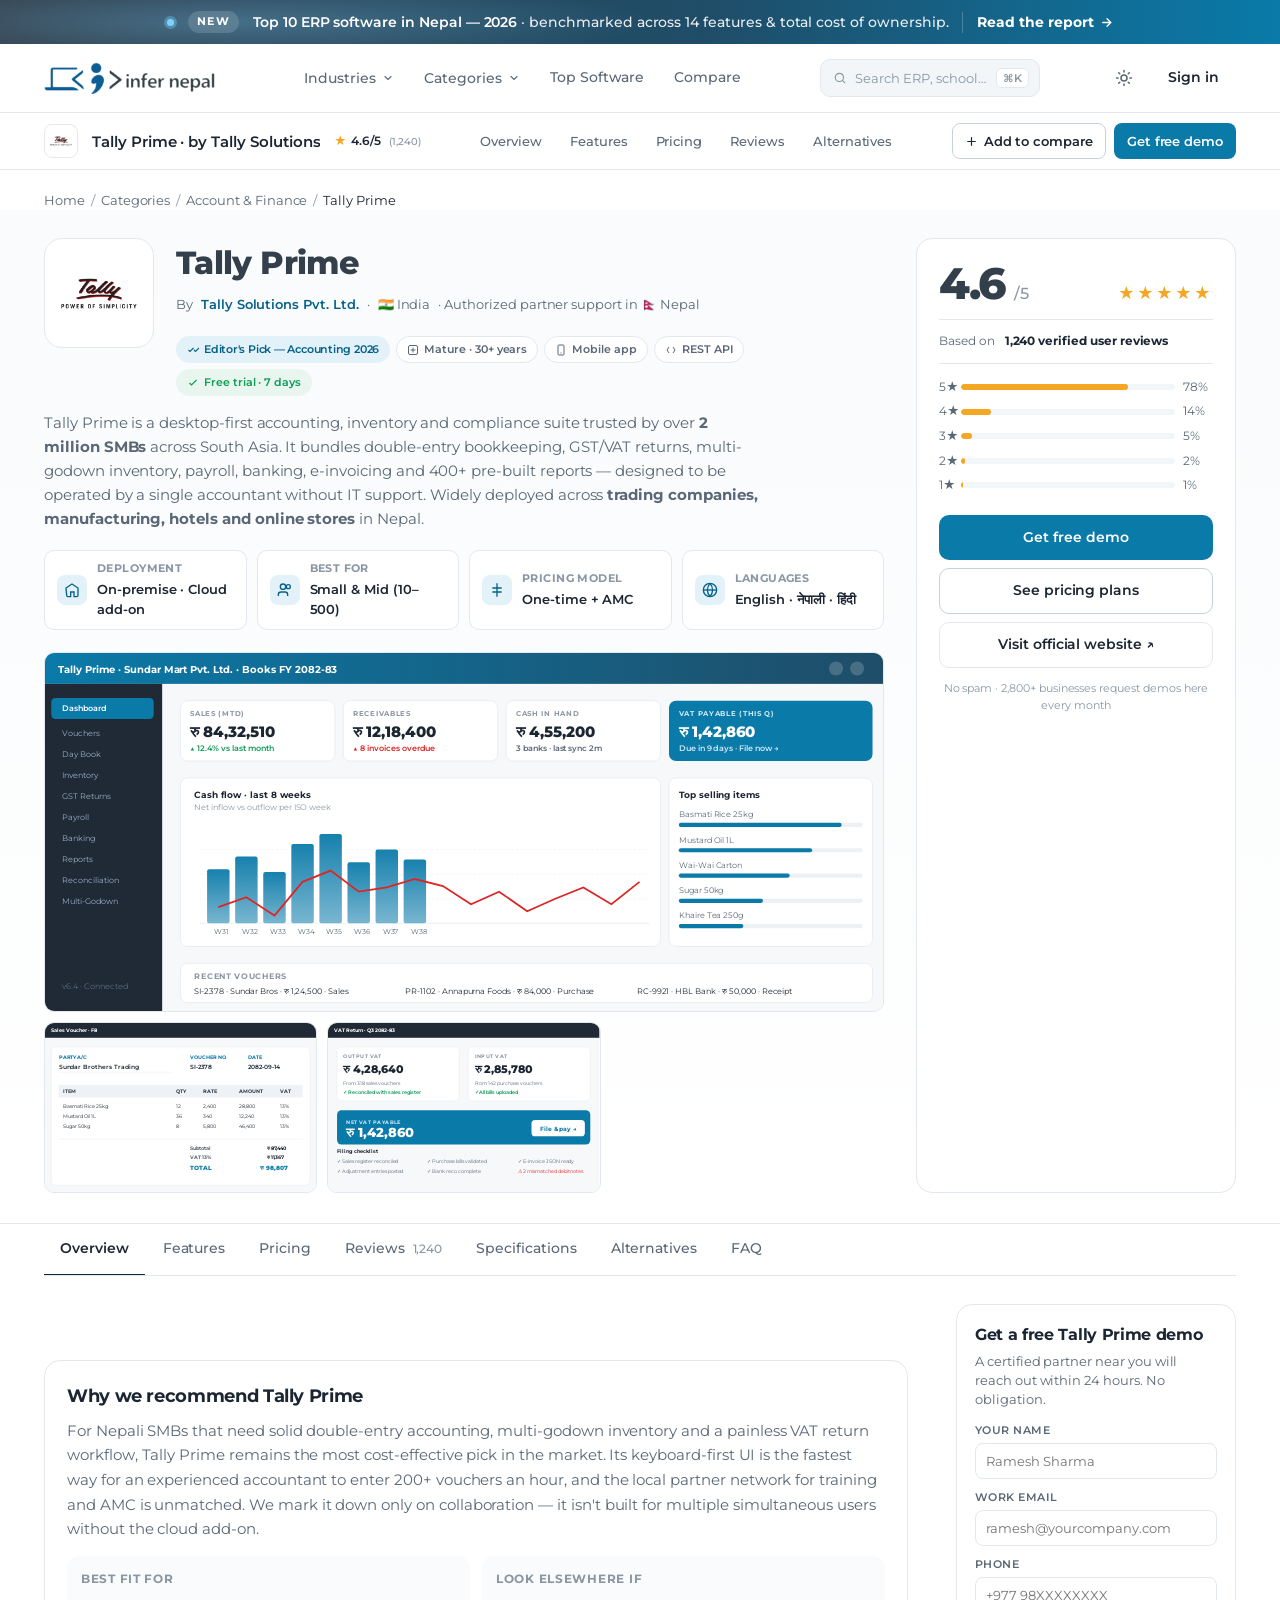
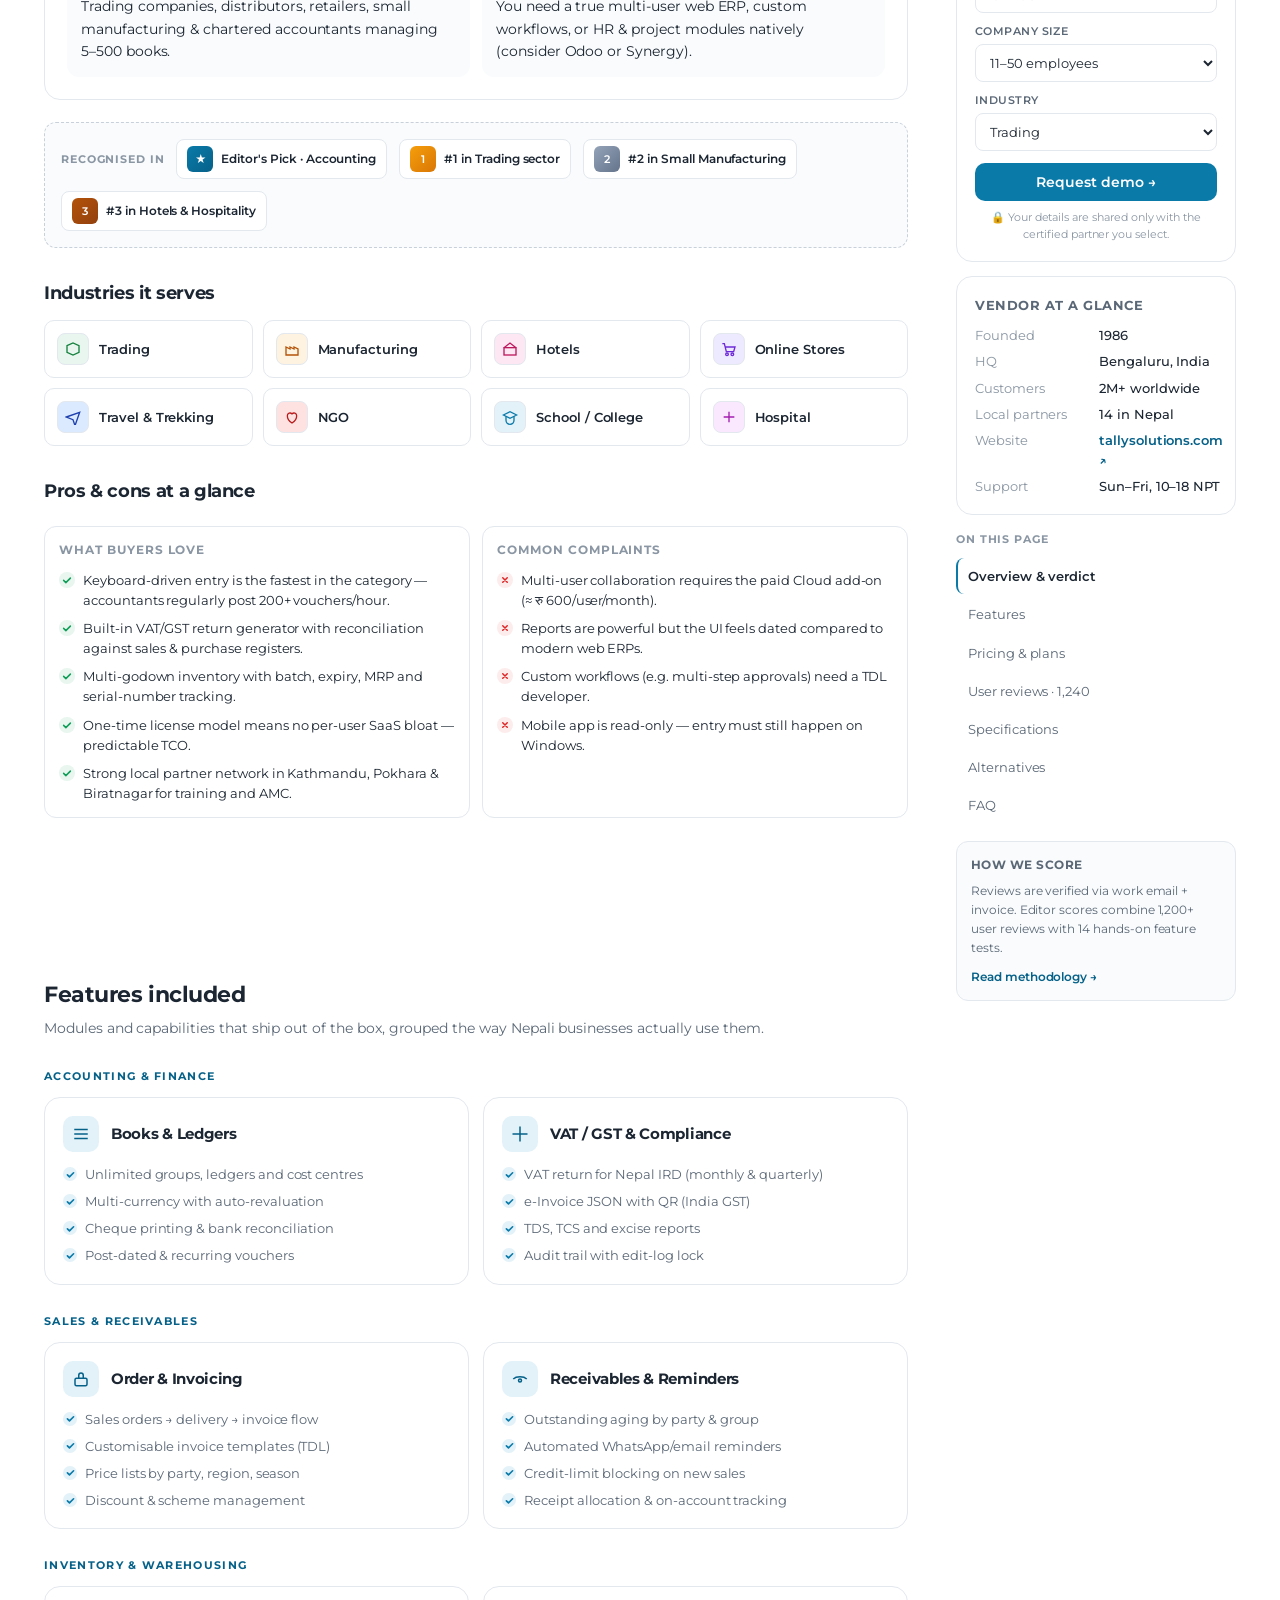
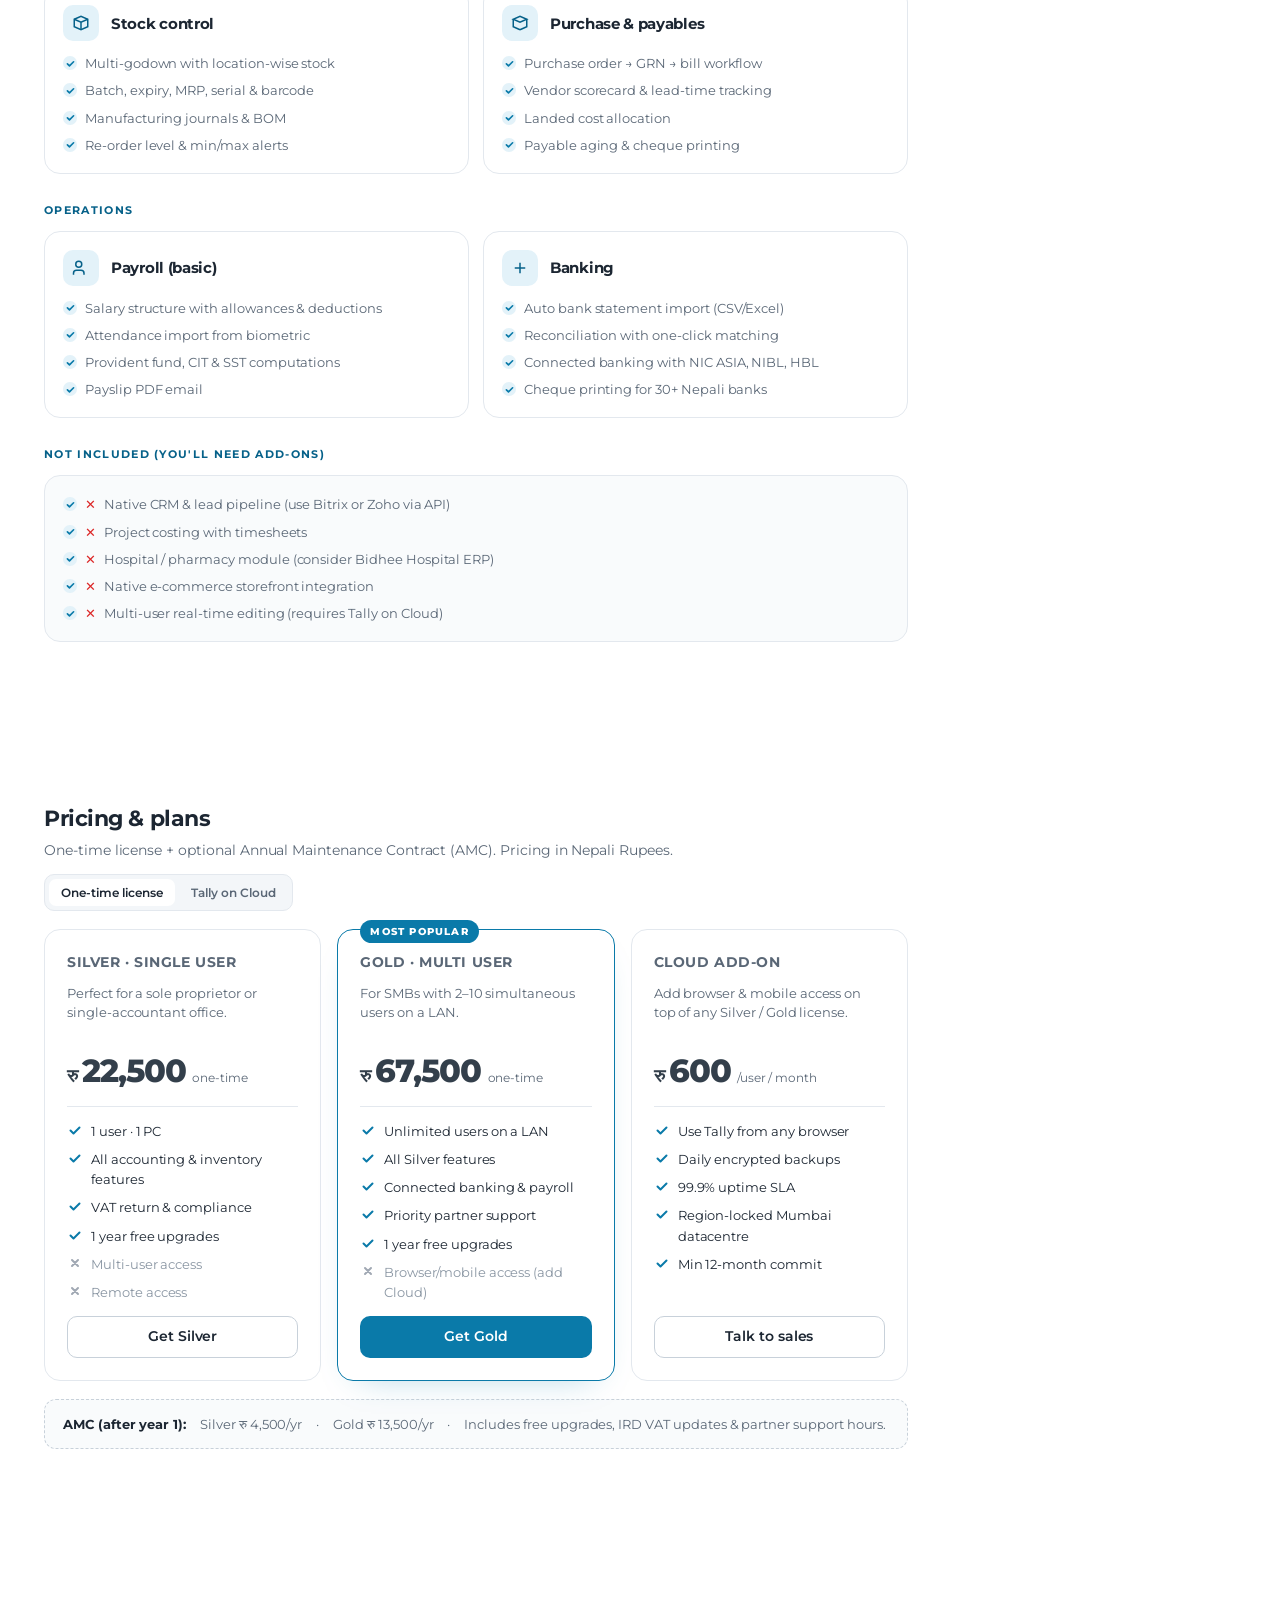
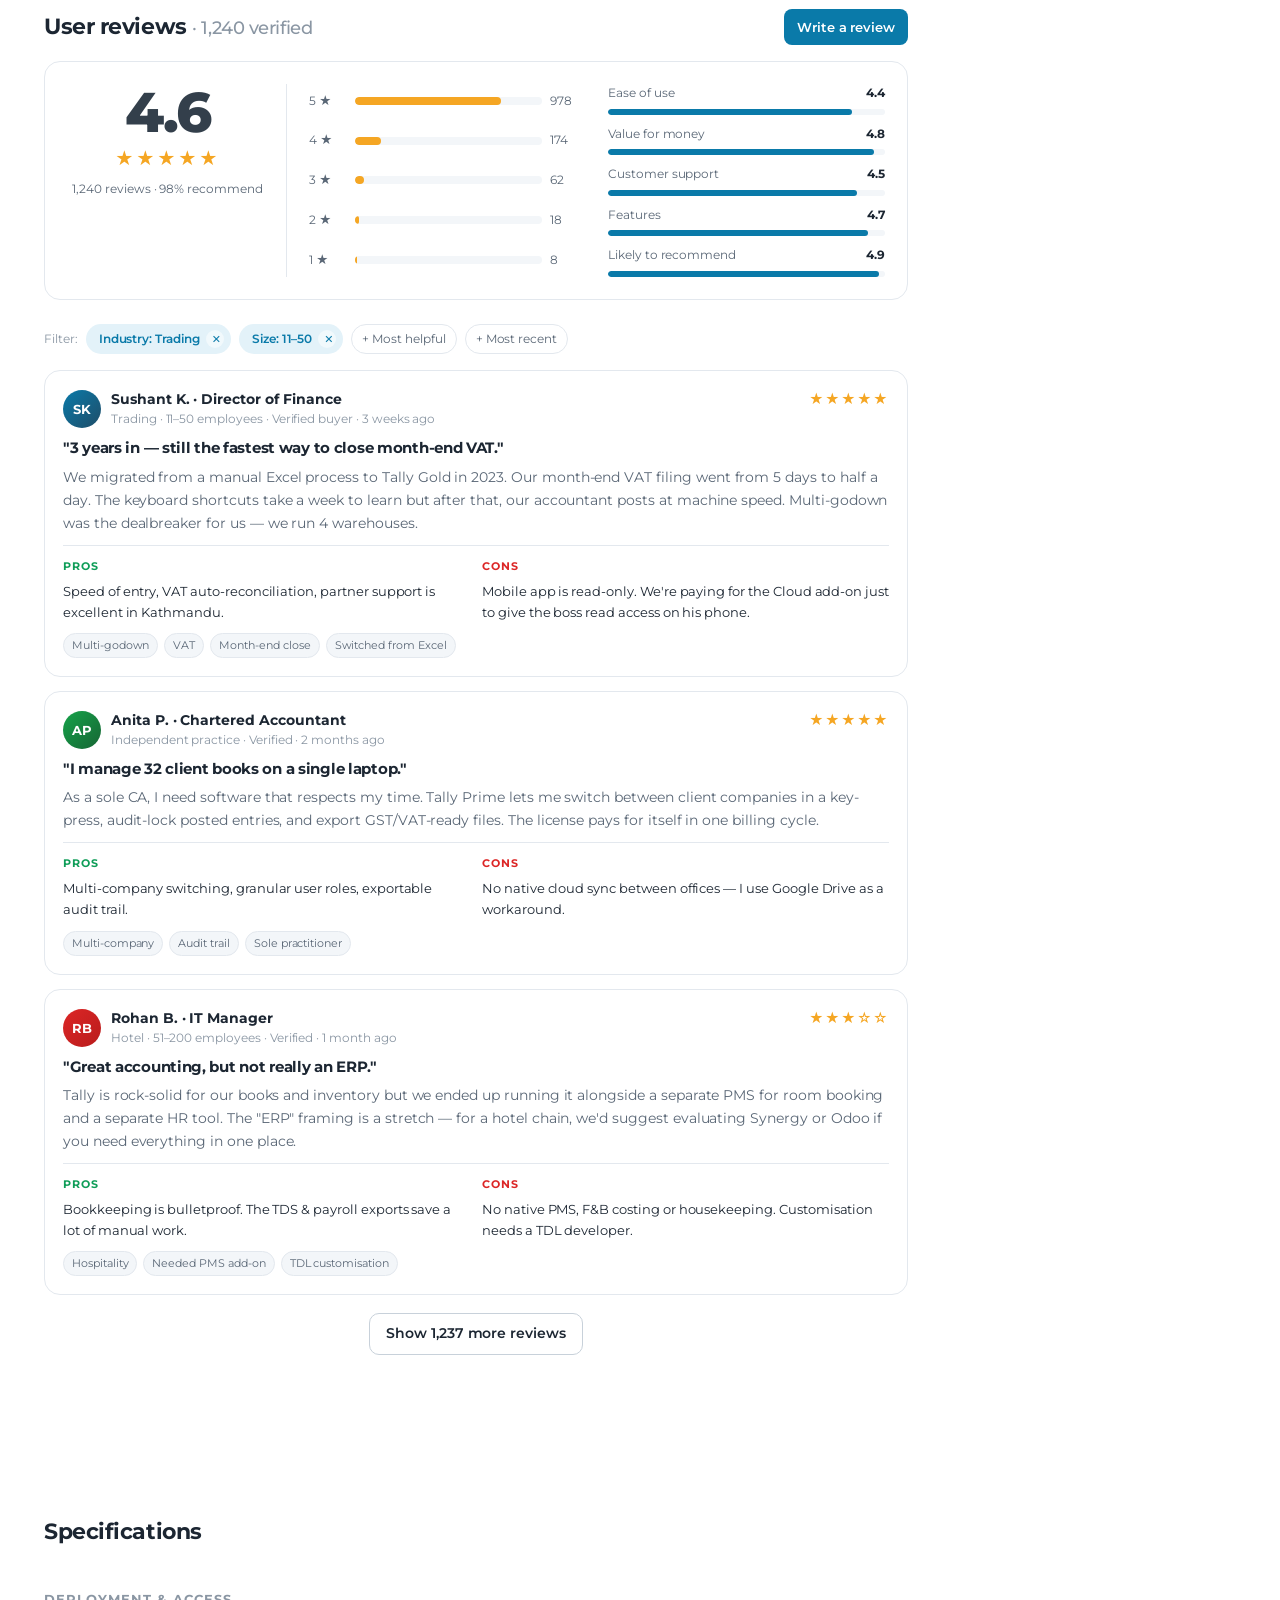
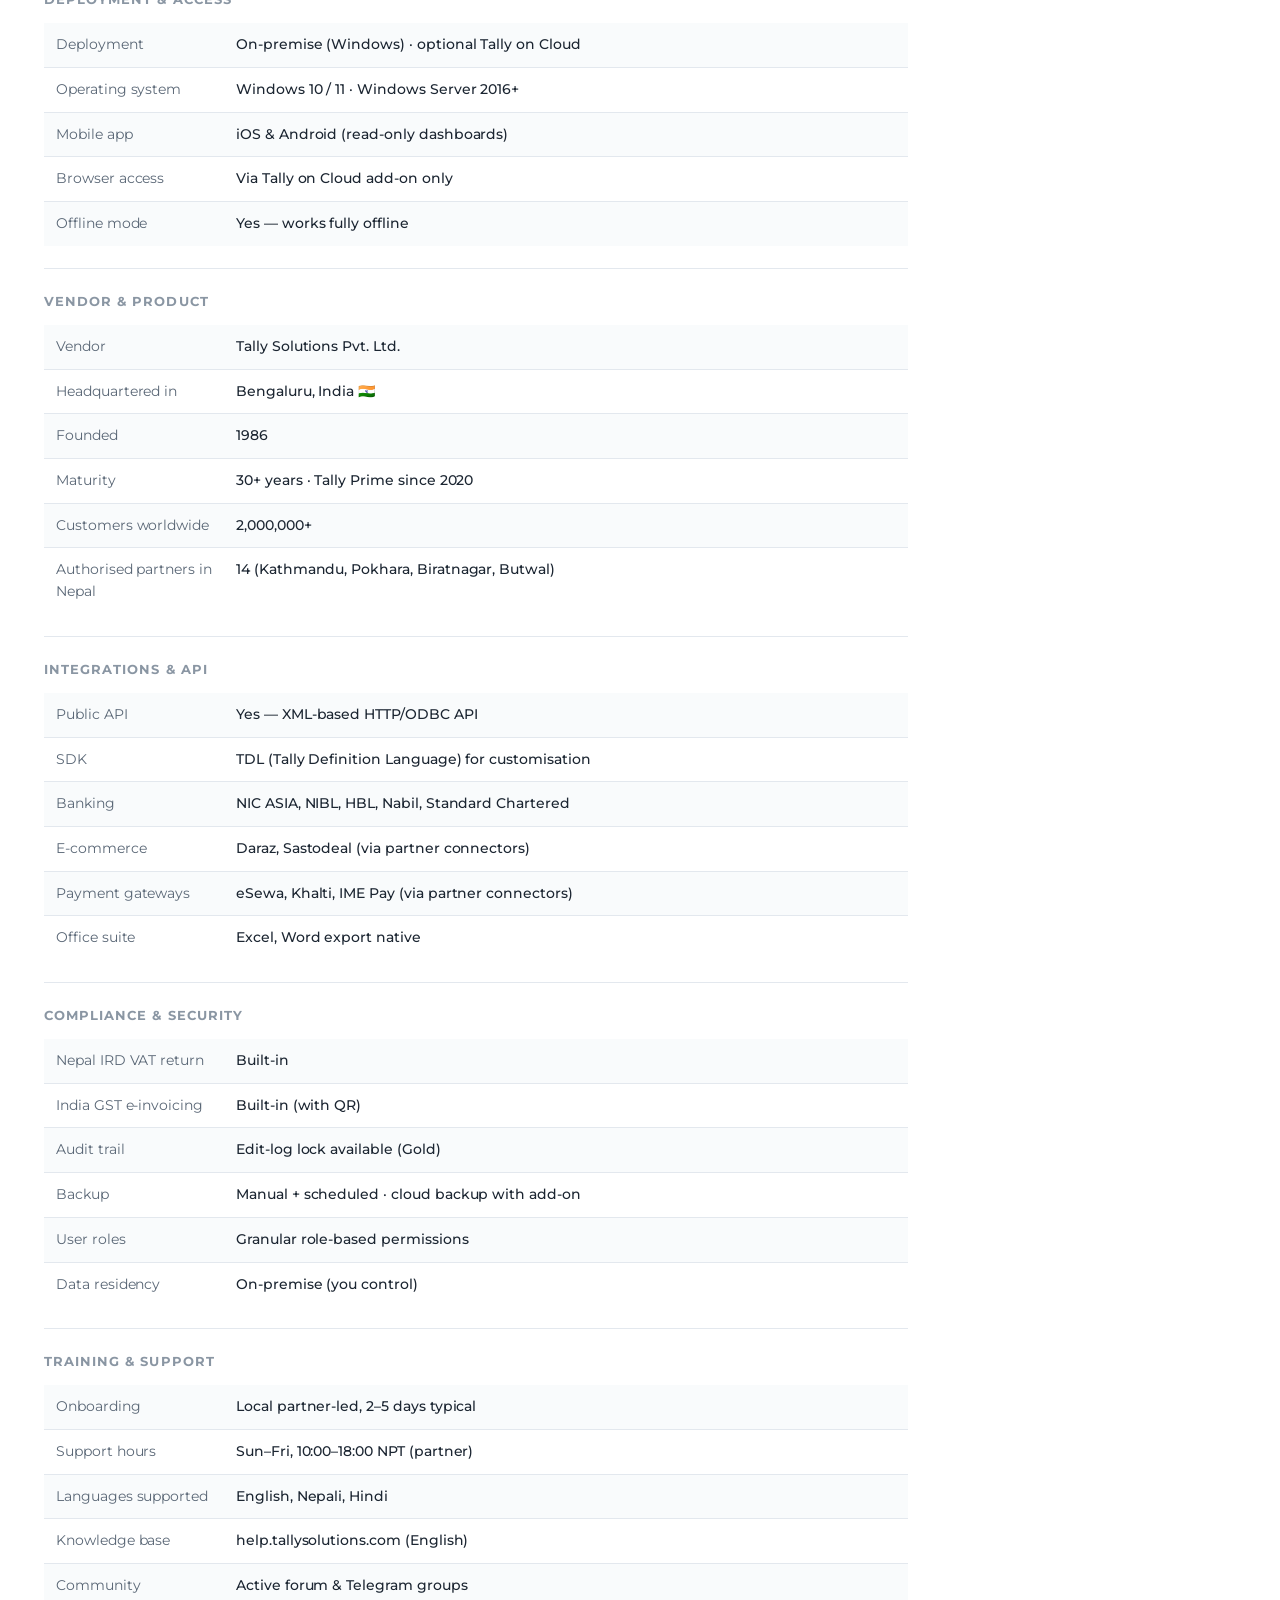
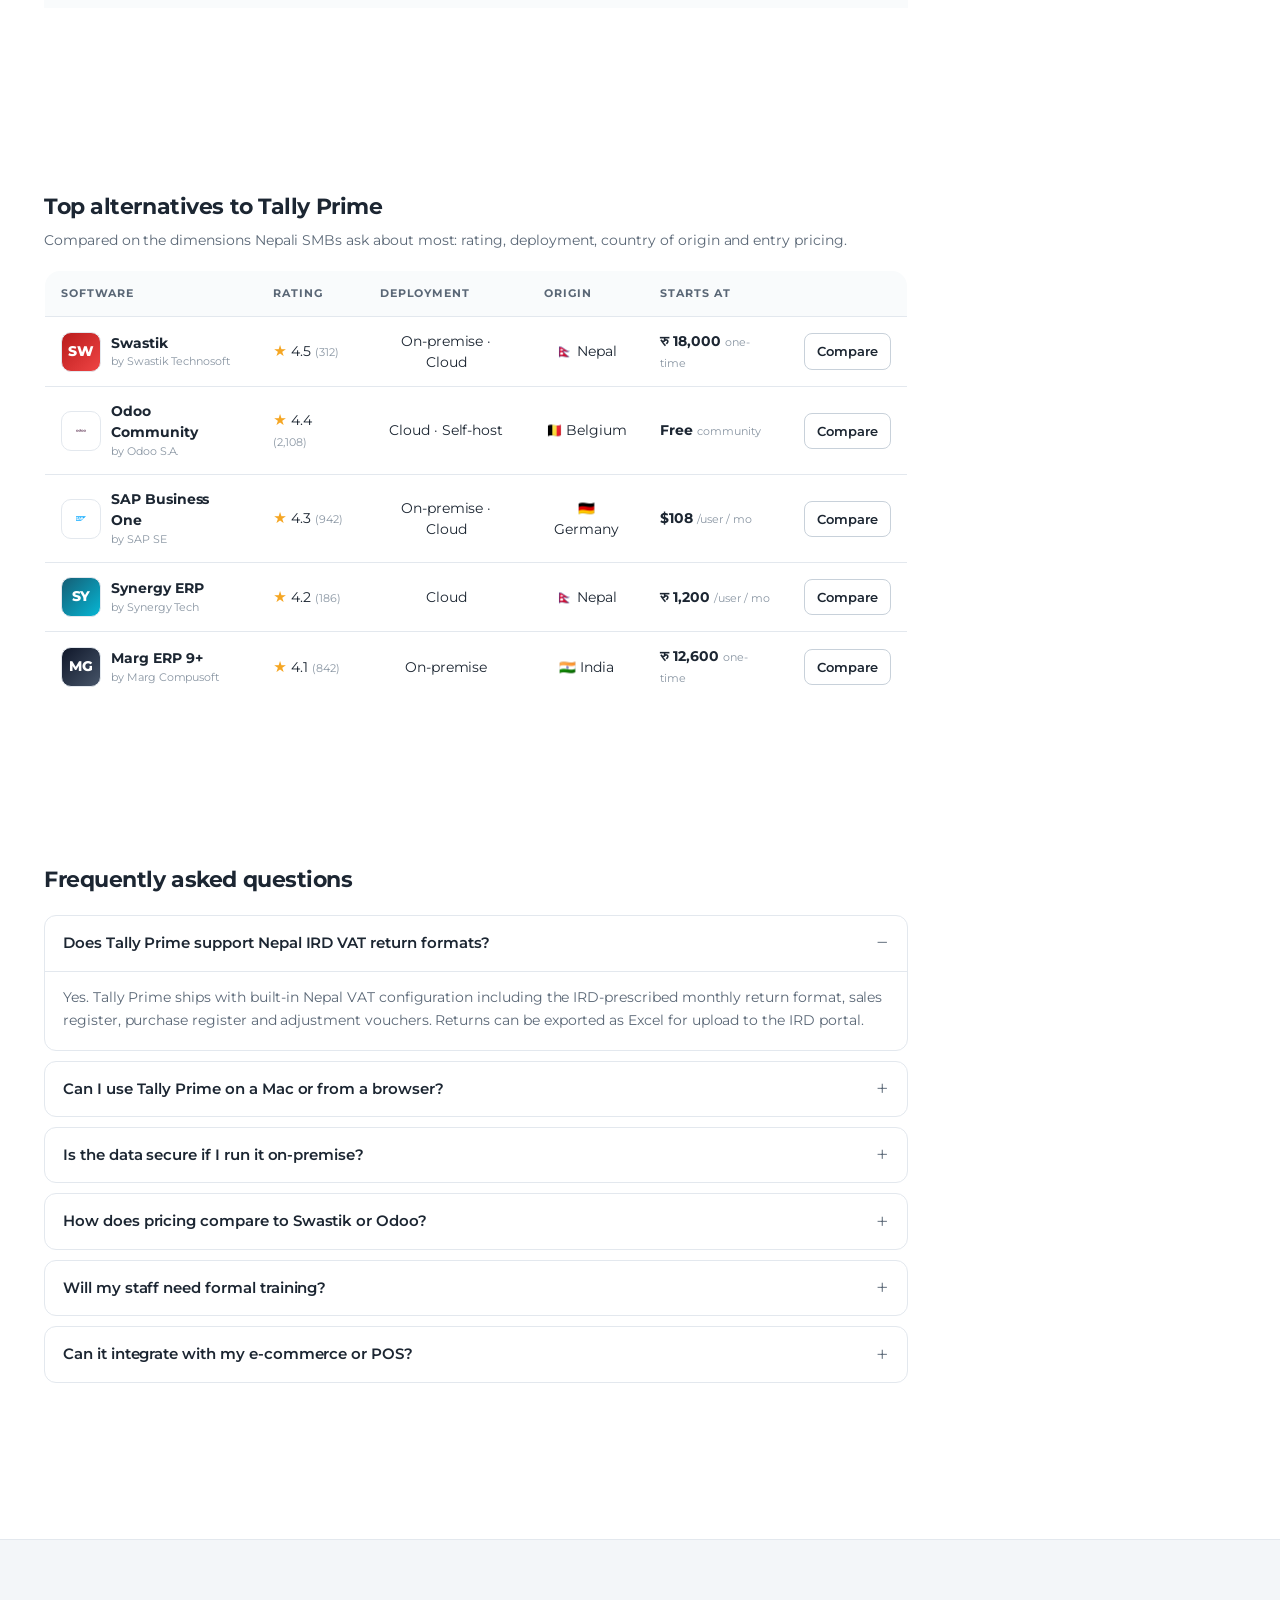
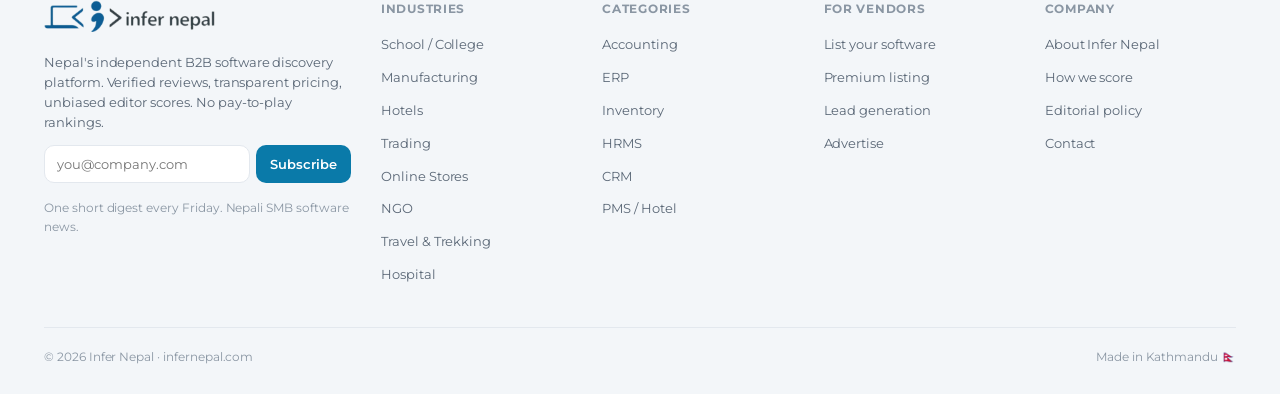
<file: product.html>
<!DOCTYPE html>
<html lang="en" data-theme="light">
<head>
<meta charset="UTF-8" />
<meta name="viewport" content="width=device-width, initial-scale=1.0" />
<title>Tally Prime — Reviews, Pricing, Features &amp; Alternatives | Infer Nepal</title>
<meta name="description" content="Read 1,240+ verified user reviews of Tally Prime — accounting, GST, inventory, payroll. Compare pricing plans, features, screenshots and alternatives on Infer Nepal." />
<link rel="icon" href="logo.png" />
<link rel="preconnect" href="https://fonts.googleapis.com">
<link rel="preconnect" href="https://fonts.gstatic.com" crossorigin>
<link href="https://fonts.googleapis.com/css2?family=Montserrat:wght@400;500;600;700;800&family=Inter:wght@400;500;600&display=swap" rel="stylesheet">
<link rel="stylesheet" href="styles.css">
</head>
<body>

<!-- Promotional strip -->
<div class="promo-strip">
  <a href="product.html">
    <span class="live-dot"></span>
    <span class="tag">New</span>
    <span class="msg"><strong>Top 10 ERP software in Nepal — 2026</strong> · benchmarked across 14 features &amp; total cost of ownership.</span>
    <span class="cta">
      Read the report
      <svg width="13" height="13" viewBox="0 0 24 24" fill="none" stroke="currentColor" stroke-width="2.4" stroke-linecap="round"><path d="M5 12h14M13 5l7 7-7 7"/></svg>
    </span>
  </a>
</div>

<!-- Primary Nav -->
<div class="nav-wrap">
  <div class="container">
    <nav class="primary">
      <a href="index.html" class="brand">
        <img src="logo.png" alt="Infer Nepal" class="brand-logo" />
      </a>
      <button class="menu-toggle" aria-label="Open menu" aria-controls="primary-nav-links">
        <svg class="icon-bars" viewBox="0 0 24 24" fill="none" stroke="currentColor" stroke-width="2.2" stroke-linecap="round"><path d="M4 7h16M4 12h16M4 17h16"/></svg>
        <svg class="icon-x" viewBox="0 0 24 24" fill="none" stroke="currentColor" stroke-width="2.2" stroke-linecap="round"><path d="M6 6l12 12M18 6L6 18"/></svg>
      </button>
      <div class="nav-links" id="primary-nav-links">
        <!-- Industries mega menu -->
        <div class="nav-item">
          <button class="nav-trigger" aria-haspopup="true">
            Industries
            <svg class="caret" width="12" height="12" viewBox="0 0 24 24" fill="none" stroke="currentColor" stroke-width="2.2" stroke-linecap="round"><polyline points="6 9 12 15 18 9"/></svg>
          </button>
          <div class="mega wide" role="menu">
            <div class="mega-body">
              <div class="mega-left">
                <div class="mega-col">
                  <h4>By industry</h4>
                  <a href="category.html" class="mega-link">
                    <span class="ico"><svg width="18" height="18" viewBox="0 0 24 24" fill="none" stroke="currentColor" stroke-width="1.8"><path d="M2 9l10-5 10 5-10 5z"/><path d="M6 11v6a6 6 0 0012 0v-6"/></svg></span>
                    <span class="body"><span class="title">School &amp; College</span><span class="desc">School ERP, attendance, exam, library, fees.</span></span>
                  </a>
                  <a href="category.html" class="mega-link">
                    <span class="ico"><svg width="18" height="18" viewBox="0 0 24 24" fill="none" stroke="currentColor" stroke-width="1.8"><path d="M3 21V9l6 3V9l6 3V9l6 3v9z"/></svg></span>
                    <span class="body"><span class="title">Manufacturing <span class="badge-hot">HOT</span></span><span class="desc">Sales, purchase, BOM, production, inventory.</span></span>
                  </a>
                  <a href="category.html" class="mega-link">
                    <span class="ico"><svg width="18" height="18" viewBox="0 0 24 24" fill="none" stroke="currentColor" stroke-width="1.8"><rect x="3" y="10" width="18" height="11"/><path d="M3 10l9-7 9 7"/></svg></span>
                    <span class="body"><span class="title">Hotels &amp; Hospitality</span><span class="desc">PMS, F&amp;B, housekeeping, banquet, payroll.</span></span>
                  </a>
                  <a href="category.html" class="mega-link">
                    <span class="ico"><svg width="18" height="18" viewBox="0 0 24 24" fill="none" stroke="currentColor" stroke-width="1.8"><path d="M3 7l9-4 9 4v10l-9 4-9-4z"/></svg></span>
                    <span class="body"><span class="title">Trading &amp; Distribution</span><span class="desc">Multi-godown, route, distributor, PoS.</span></span>
                  </a>
                </div>
                <div class="mega-col">
                  <h4>More industries</h4>
                  <ul class="mini-list">
                    <li><a href="category.html">Online Stores <small>34 tools</small></a></li>
                    <li><a href="category.html">NGO &amp; Non-profit <small>22 tools</small></a></li>
                    <li><a href="category.html">Travel &amp; Trekking <small>18 tools</small></a></li>
                    <li><a href="category.html">Hydro Power <small>12 tools</small></a></li>
                    <li><a href="category.html">Hospital &amp; Pharma <small>26 tools</small></a></li>
                    <li><a href="category.html">Banking &amp; Co-op <small>14 tools</small></a></li>
                    <li><a href="category.html">Construction <small>9 tools</small></a></li>
                  </ul>
                </div>
              </div>
              <div class="mega-right">
                <a href="product.html" class="feature-card" style="aspect-ratio:16/10; background: var(--accent-soft); display:flex; align-items:end; padding:18px;">
                  <div style="position:relative; z-index:2;">
                    <span class="tag" style="background: var(--accent); color:#fff; padding:3px 8px; border-radius:999px; font-size:10px; font-weight:700; letter-spacing:.06em;">EDITOR'S PICK</span>
                    <h5 style="margin:8px 0 4px; color:var(--ink); font-size:16px; font-weight:700;">Tally Prime — fastest VAT close in the market</h5>
                    <p style="margin:0; color:var(--text-muted); font-size:12px;">2,000+ verified deployments across Nepal.</p>
                  </div>
                </a>
                <ul class="mini-list">
                  <li><a href="category.html">Best ERP for SMBs in Nepal <small>List →</small></a></li>
                  <li><a href="category.html">Cheapest accounting software <small>List →</small></a></li>
                </ul>
              </div>
            </div>
            <div class="mega-foot">
              <div class="links"><a href="#">Buyer's guides</a><a href="#">2026 software trends</a></div>
              <a href="category.html" class="viewall">Browse all industries
                <svg width="12" height="12" viewBox="0 0 24 24" fill="none" stroke="currentColor" stroke-width="2" stroke-linecap="round"><path d="M5 12h14M13 5l7 7-7 7"/></svg>
              </a>
            </div>
          </div>
        </div>

        <!-- Categories mega menu -->
        <div class="nav-item">
          <button class="nav-trigger" aria-haspopup="true">
            Categories
            <svg class="caret" width="12" height="12" viewBox="0 0 24 24" fill="none" stroke="currentColor" stroke-width="2.2" stroke-linecap="round"><polyline points="6 9 12 15 18 9"/></svg>
          </button>
          <div class="mega wide" role="menu">
            <div class="mega-body">
              <div class="mega-left">
                <div class="mega-col">
                  <h4>Most searched</h4>
                  <a href="category.html" class="mega-link">
                    <span class="ico"><svg width="18" height="18" viewBox="0 0 24 24" fill="none" stroke="currentColor" stroke-width="1.8"><path d="M3 6h18M3 12h18M3 18h18"/></svg></span>
                    <span class="body"><span class="title">Accounting &amp; Finance</span><span class="desc">Books, VAT/GST, banking, payables.</span></span>
                  </a>
                  <a href="category.html" class="mega-link">
                    <span class="ico"><svg width="18" height="18" viewBox="0 0 24 24" fill="none" stroke="currentColor" stroke-width="1.8"><rect x="3" y="3" width="18" height="18" rx="3"/><path d="M3 9h18M9 3v18"/></svg></span>
                    <span class="body"><span class="title">ERP <span class="badge-hot">HOT</span></span><span class="desc">End-to-end Sales · Purchase · Production.</span></span>
                  </a>
                  <a href="category.html" class="mega-link">
                    <span class="ico"><svg width="18" height="18" viewBox="0 0 24 24" fill="none" stroke="currentColor" stroke-width="1.8"><circle cx="9" cy="7" r="4"/><path d="M2 21v-2a4 4 0 014-4h6a4 4 0 014 4v2"/></svg></span>
                    <span class="body"><span class="title">HRMS &amp; Payroll</span><span class="desc">Attendance, leave, PF, payroll, appraisals.</span></span>
                  </a>
                  <a href="category.html" class="mega-link">
                    <span class="ico"><svg width="18" height="18" viewBox="0 0 24 24" fill="none" stroke="currentColor" stroke-width="1.8"><path d="M3 7l9-4 9 4v10l-9 4-9-4z"/></svg></span>
                    <span class="body"><span class="title">Inventory &amp; Warehouse</span><span class="desc">Multi-godown, batch, expiry, barcode.</span></span>
                  </a>
                </div>
                <div class="mega-col">
                  <h4>By function</h4>
                  <ul class="mini-list">
                    <li><a href="category.html">CRM &amp; Sales <small>56 tools</small></a></li>
                    <li><a href="category.html">Point of Sale <small>34 tools</small></a></li>
                    <li><a href="category.html">School ERP <small>28 tools</small></a></li>
                    <li><a href="category.html">Hotel PMS <small>21 tools</small></a></li>
                    <li><a href="category.html">Hospital HMS <small>18 tools</small></a></li>
                    <li><a href="category.html">LMS &amp; e-Learning <small>22 tools</small></a></li>
                    <li><a href="category.html">Document Management <small>16 tools</small></a></li>
                  </ul>
                </div>
              </div>
              <div class="mega-right">
                <a href="category.html" class="feature-card" style="aspect-ratio:16/10; background:var(--ink-soft); display:flex; align-items:end; padding:18px;">
                  <div style="position:relative; z-index:2;">
                    <span class="tag" style="background: var(--ink); color:#fff; padding:3px 8px; border-radius:999px; font-size:10px; font-weight:700; letter-spacing:.06em;">2026 GUIDE</span>
                    <h5 style="margin:8px 0 4px; color:var(--ink); font-size:16px; font-weight:700;">How to pick the right ERP in 5 questions</h5>
                    <p style="margin:0; color:var(--text-muted); font-size:12px;">Free buyer's worksheet — used by 1,400 SMBs.</p>
                  </div>
                </a>
                <ul class="mini-list">
                  <li><a href="#">All buyer's guides <small>List →</small></a></li>
                  <li><a href="#">RFP template <small>Tool →</small></a></li>
                </ul>
              </div>
            </div>
            <div class="mega-foot">
              <div class="links"><a href="#">Free vs paid</a><a href="#">Cloud vs on-premise</a></div>
              <a href="category.html" class="viewall">Browse all categories
                <svg width="12" height="12" viewBox="0 0 24 24" fill="none" stroke="currentColor" stroke-width="2" stroke-linecap="round"><path d="M5 12h14M13 5l7 7-7 7"/></svg>
              </a>
            </div>
          </div>
        </div>

        <a class="nav-trigger" href="category.html">Top Software</a>
        <a class="nav-trigger" href="compare.html">Compare</a>
      </div>
      <button class="search-trigger" aria-label="Open search">
        <svg width="14" height="14" viewBox="0 0 24 24" fill="none" stroke="currentColor" stroke-width="2" stroke-linecap="round"><circle cx="11" cy="11" r="7"/><path d="m20 20-3.5-3.5"/></svg>
        <span class="label">Search ERP, school, hotel, accounting…</span>
        <span class="kbd">⌘K</span>
      </button>
      <div class="nav-actions">
        <button class="icon-btn" id="themeBtn" aria-label="Toggle theme" title="Toggle theme">
          <svg width="18" height="18" viewBox="0 0 24 24" fill="none" stroke="currentColor" stroke-width="2" stroke-linecap="round"><circle cx="12" cy="12" r="4"/><path d="M12 2v2M12 20v2M4.93 4.93l1.41 1.41M17.66 17.66l1.41 1.41M2 12h2M20 12h2M4.93 19.07l1.41-1.41M17.66 6.34l1.41-1.41"/></svg>
        </button>
        <a href="#" class="btn ghost">Sign in</a>
      </div>
    </nav>
  </div>
</div>

<!-- Sticky product subnav -->
<div class="prod-subnav">
  <div class="container inner">
    <div class="lhs">
      <div class="thumb"><div class="vlogo has-img" style="width:34px;height:34px;border-radius:8px;"><img src="logos/tally.png" alt="Tally"/></div></div>
      <div class="title">Tally Prime · by Tally Solutions</div>
      <span class="rating"><span class="star">★</span> 4.6/5 <small style="color:var(--text-subtle); font-weight:500; margin-left:4px;">(1,240)</small></span>
    </div>
    <div class="anchors">
      <a href="#overview">Overview</a>
      <a href="#features">Features</a>
      <a href="#pricing">Pricing</a>
      <a href="#reviews">Reviews</a>
      <a href="#alternatives">Alternatives</a>
    </div>
    <div class="actions">
      <a href="#" class="btn outline sm" data-compare-id="tally-prime">
        <svg width="13" height="13" viewBox="0 0 24 24" fill="none" stroke="currentColor" stroke-width="2.2" stroke-linecap="round"><path d="M12 5v14M5 12h14"/></svg>
        <span class="compare-label">Compare</span>
      </a>
      <a href="#demo" class="btn primary sm">Get free demo</a>
    </div>
  </div>
</div>

<!-- Breadcrumb -->
<div class="container">
  <nav class="breadcrumb" aria-label="Breadcrumb">
    <a href="index.html">Home</a>
    <span class="sep">/</span>
    <a href="category.html">Categories</a>
    <span class="sep">/</span>
    <a href="category.html">Account &amp; Finance</a>
    <span class="sep">/</span>
    <span style="color:var(--text)">Tally Prime</span>
  </nav>
</div>

<!-- =================================================================
     SOFTWARE HERO
     ================================================================= -->
<section class="sw-hero">
  <div class="container">
    <div class="row">

      <!-- LEFT: title block + screenshots -->
      <div>
        <div class="head">
          <div class="vlogo xl has-img"><img src="logos/tally.png" alt="Tally"/></div>
          <div class="titles">
            <h1>Tally Prime</h1>
            <div class="vendor">
              By <a href="#">Tally Solutions Pvt. Ltd.</a>
              · <span title="Country of origin">🇮🇳 India</span>
              · Authorized partner support in 🇳🇵 Nepal
            </div>
            <div class="badges">
              <span class="badge brand">
                <svg viewBox="0 0 24 24" fill="none" stroke="currentColor" stroke-width="2.2"><path d="M3 12l3 3 7-7"/><path d="M14 12l3 3 7-7"/></svg>
                Editor's Pick — Accounting 2026
              </span>
              <span class="badge"><svg viewBox="0 0 24 24" fill="none" stroke="currentColor" stroke-width="2"><rect x="3" y="3" width="18" height="18" rx="3"/><path d="M7 12h10M12 7v10"/></svg> Mature · 30+ years</span>
              <span class="badge"><svg viewBox="0 0 24 24" fill="none" stroke="currentColor" stroke-width="2"><rect x="6" y="2" width="12" height="20" rx="2"/><path d="M11 18h2"/></svg> Mobile app</span>
              <span class="badge"><svg viewBox="0 0 24 24" fill="none" stroke="currentColor" stroke-width="2"><path d="M8 6l-4 6 4 6M16 6l4 6-4 6"/></svg> REST API</span>
              <span class="badge success"><svg viewBox="0 0 24 24" fill="none" stroke="currentColor" stroke-width="2.4"><path d="M5 12l4 4 10-10"/></svg> Free trial · 7 days</span>
            </div>
          </div>
        </div>

        <p class="summary">
          Tally Prime is a desktop-first accounting, inventory and compliance suite trusted by
          over <strong>2 million SMBs</strong> across South Asia. It bundles double-entry bookkeeping, GST/VAT
          returns, multi-godown inventory, payroll, banking, e-invoicing and 400+ pre-built reports —
          designed to be operated by a single accountant without IT support.
          Widely deployed across <strong>trading companies, manufacturing, hotels and online stores</strong> in Nepal.
        </p>

        <!-- Quick meta strip — pulls fields the xlsx asked for -->
        <div class="quick-meta">
          <div class="qi">
            <div class="ic">
              <svg width="16" height="16" viewBox="0 0 24 24" fill="none" stroke="currentColor" stroke-width="2"><path d="M3 9l9-6 9 6v11a2 2 0 01-2 2h-4v-7H10v7H6a2 2 0 01-2-2z"/></svg>
            </div>
            <div>
              <div class="lbl">Deployment</div>
              <div class="val">On-premise · Cloud add-on</div>
            </div>
          </div>
          <div class="qi">
            <div class="ic">
              <svg width="16" height="16" viewBox="0 0 24 24" fill="none" stroke="currentColor" stroke-width="2"><circle cx="9" cy="7" r="4"/><path d="M2 21v-2a4 4 0 014-4h6a4 4 0 014 4v2"/><circle cx="17" cy="7" r="3"/></svg>
            </div>
            <div>
              <div class="lbl">Best for</div>
              <div class="val">Small &amp; Mid (10–500)</div>
            </div>
          </div>
          <div class="qi">
            <div class="ic">
              <svg width="16" height="16" viewBox="0 0 24 24" fill="none" stroke="currentColor" stroke-width="2"><path d="M12 2v20M5 9h14M5 15h14"/></svg>
            </div>
            <div>
              <div class="lbl">Pricing model</div>
              <div class="val">One-time + AMC</div>
            </div>
          </div>
          <div class="qi">
            <div class="ic">
              <svg width="16" height="16" viewBox="0 0 24 24" fill="none" stroke="currentColor" stroke-width="2"><path d="M2 12h20"/><path d="M12 2a15 15 0 010 20M12 2a15 15 0 000 20"/><circle cx="12" cy="12" r="10"/></svg>
            </div>
            <div>
              <div class="lbl">Languages</div>
              <div class="val">English · नेपाली · हिंदी</div>
            </div>
          </div>
        </div>

        <!-- Screenshots — inline SVG mockups (relevant, not stock) -->
        <div class="sw-screens" aria-label="Product screenshots">
          <div class="screen main" title="Tally Prime — Dashboard">
            <svg class="dash-svg" viewBox="0 0 1200 510" xmlns="http://www.w3.org/2000/svg" preserveAspectRatio="xMidYMid slice">
              <defs>
                <linearGradient id="hdrG" x1="0" x2="1"><stop offset="0" stop-color="#0A7AA9"/><stop offset="1" stop-color="#1f4d68"/></linearGradient>
                <linearGradient id="bar1" x1="0" x2="0" y2="1"><stop offset="0" stop-color="#0A7AA9" stop-opacity=".95"/><stop offset="1" stop-color="#0A7AA9" stop-opacity=".55"/></linearGradient>
              </defs>
              <rect width="1200" height="510" fill="#f6f8fa"/>
              <!-- top bar -->
              <rect x="0" y="0" width="1200" height="44" fill="url(#hdrG)"/>
              <text x="22" y="28" fill="#fff" font-family="Montserrat" font-weight="700" font-size="14">Tally Prime · Sundar Mart Pvt. Ltd. · Books FY 2082-83</text>
              <circle cx="1130" cy="22" r="10" fill="#ffffff" opacity=".18"/>
              <circle cx="1160" cy="22" r="10" fill="#ffffff" opacity=".18"/>
              <!-- left rail -->
              <rect x="0" y="44" width="170" height="466" fill="#1f2a36"/>
              <g font-family="Montserrat" font-size="12" fill="#9bb0c5">
                <rect x="12" y="64" width="146" height="30" rx="6" fill="#0A7AA9"/>
                <text x="28" y="83" fill="#fff" font-weight="600">Dashboard</text>
                <text x="28" y="118">Vouchers</text>
                <text x="28" y="148">Day Book</text>
                <text x="28" y="178">Inventory</text>
                <text x="28" y="208">GST Returns</text>
                <text x="28" y="238">Payroll</text>
                <text x="28" y="268">Banking</text>
                <text x="28" y="298">Reports</text>
                <text x="28" y="328">Reconciliation</text>
                <text x="28" y="358">Multi-Godown</text>
                <text x="28" y="478" fill="#5b6b7d">v6.4 · Connected</text>
              </g>
              <!-- KPI cards -->
              <g font-family="Montserrat">
                <g transform="translate(196,68)">
                  <rect width="220" height="86" rx="10" fill="#fff" stroke="#e3e8ee"/>
                  <text x="14" y="22" font-size="10" fill="#8a96a3" font-weight="700" letter-spacing="1">SALES (MTD)</text>
                  <text x="14" y="52" font-size="22" font-weight="800" fill="#1c2632">रु 84,32,510</text>
                  <text x="14" y="72" font-size="11" fill="#0f9d58" font-weight="600">▲ 12.4% vs last month</text>
                </g>
                <g transform="translate(428,68)">
                  <rect width="220" height="86" rx="10" fill="#fff" stroke="#e3e8ee"/>
                  <text x="14" y="22" font-size="10" fill="#8a96a3" font-weight="700" letter-spacing="1">RECEIVABLES</text>
                  <text x="14" y="52" font-size="22" font-weight="800" fill="#1c2632">रु 12,18,400</text>
                  <text x="14" y="72" font-size="11" fill="#dc2626" font-weight="600">▲ 8 invoices overdue</text>
                </g>
                <g transform="translate(660,68)">
                  <rect width="220" height="86" rx="10" fill="#fff" stroke="#e3e8ee"/>
                  <text x="14" y="22" font-size="10" fill="#8a96a3" font-weight="700" letter-spacing="1">CASH IN HAND</text>
                  <text x="14" y="52" font-size="22" font-weight="800" fill="#1c2632">रु 4,55,200</text>
                  <text x="14" y="72" font-size="11" fill="#5a6776" font-weight="600">3 banks · last sync 2m</text>
                </g>
                <g transform="translate(892,68)">
                  <rect width="290" height="86" rx="10" fill="#0A7AA9"/>
                  <text x="14" y="22" font-size="10" fill="#cdeafa" font-weight="700" letter-spacing="1">VAT PAYABLE (THIS Q)</text>
                  <text x="14" y="52" font-size="22" font-weight="800" fill="#fff">रु 1,42,860</text>
                  <text x="14" y="72" font-size="11" fill="#cdeafa" font-weight="600">Due in 9 days · File now →</text>
                </g>
              </g>
              <!-- chart panel -->
              <g transform="translate(196,178)" font-family="Montserrat">
                <rect width="684" height="240" rx="10" fill="#fff" stroke="#e3e8ee"/>
                <text x="20" y="28" font-size="13" font-weight="700" fill="#1c2632">Cash flow · last 8 weeks</text>
                <text x="20" y="46" font-size="11" fill="#8a96a3">Net inflow vs outflow per ISO week</text>
                <!-- bars -->
                <g transform="translate(28,72)">
                  <line x1="0" x2="640" y1="135" y2="135" stroke="#e3e8ee"/>
                  <line x1="0" x2="640" y1="100" y2="100" stroke="#eef1f4" stroke-dasharray="3 3"/>
                  <line x1="0" x2="640" y1="65" y2="65" stroke="#eef1f4" stroke-dasharray="3 3"/>
                  <line x1="0" x2="640" y1="30" y2="30" stroke="#eef1f4" stroke-dasharray="3 3"/>
                  <g>
                    <rect x="10" y="58" width="32" height="77" rx="3" fill="url(#bar1)"/>
                    <rect x="50" y="40" width="32" height="95" rx="3" fill="url(#bar1)"/>
                    <rect x="90" y="62" width="32" height="73" rx="3" fill="url(#bar1)"/>
                    <rect x="130" y="22" width="32" height="113" rx="3" fill="url(#bar1)"/>
                    <rect x="170" y="8" width="32" height="127" rx="3" fill="url(#bar1)"/>
                    <rect x="210" y="48" width="32" height="87" rx="3" fill="url(#bar1)"/>
                    <rect x="250" y="30" width="32" height="105" rx="3" fill="url(#bar1)"/>
                    <rect x="290" y="44" width="32" height="91" rx="3" fill="url(#bar1)"/>
                    <!-- outflow line -->
                    <polyline points="26,112 66,98 106,124 146,76 186,60 226,90 266,84 306,72 346,82 386,108 426,90 466,118 506,100 546,84 586,108 626,76"
                              fill="none" stroke="#dc2626" stroke-width="2.5"/>
                    <g font-size="10" fill="#5a6776">
                      <text x="20" y="150">W31</text><text x="60" y="150">W32</text><text x="100" y="150">W33</text>
                      <text x="140" y="150">W34</text><text x="180" y="150">W35</text><text x="220" y="150">W36</text>
                      <text x="260" y="150">W37</text><text x="300" y="150">W38</text>
                    </g>
                  </g>
                </g>
              </g>
              <!-- top items panel -->
              <g transform="translate(892,178)" font-family="Montserrat">
                <rect width="290" height="240" rx="10" fill="#fff" stroke="#e3e8ee"/>
                <text x="14" y="28" font-size="13" font-weight="700" fill="#1c2632">Top selling items</text>
                <g font-size="11" fill="#5a6776">
                  <text x="14" y="56">Basmati Rice 25kg</text>
                  <rect x="14" y="64" width="262" height="6" rx="3" fill="#eef1f4"/>
                  <rect x="14" y="64" width="232" height="6" rx="3" fill="#0A7AA9"/>
                  <text x="14" y="92">Mustard Oil 1L</text>
                  <rect x="14" y="100" width="262" height="6" rx="3" fill="#eef1f4"/>
                  <rect x="14" y="100" width="190" height="6" rx="3" fill="#0A7AA9"/>
                  <text x="14" y="128">Wai-Wai Carton</text>
                  <rect x="14" y="136" width="262" height="6" rx="3" fill="#eef1f4"/>
                  <rect x="14" y="136" width="158" height="6" rx="3" fill="#0A7AA9"/>
                  <text x="14" y="164">Sugar 50kg</text>
                  <rect x="14" y="172" width="262" height="6" rx="3" fill="#eef1f4"/>
                  <rect x="14" y="172" width="120" height="6" rx="3" fill="#0A7AA9"/>
                  <text x="14" y="200">Khaire Tea 250g</text>
                  <rect x="14" y="208" width="262" height="6" rx="3" fill="#eef1f4"/>
                  <rect x="14" y="208" width="92" height="6" rx="3" fill="#0A7AA9"/>
                </g>
              </g>
              <!-- recent vouchers -->
              <g transform="translate(196,442)" font-family="Montserrat">
                <rect width="986" height="56" rx="10" fill="#fff" stroke="#e3e8ee"/>
                <text x="20" y="22" font-size="11" fill="#8a96a3" font-weight="700" letter-spacing="1">RECENT VOUCHERS</text>
                <g font-size="11" fill="#1c2632">
                  <text x="20" y="44">SI-2378 · Sundar Bros · रु 1,24,500 · Sales</text>
                  <text x="320" y="44">PR-1102 · Annapurna Foods · रु 84,000 · Purchase</text>
                  <text x="650" y="44">RC-9921 · HBL Bank · रु 50,000 · Receipt</text>
                </g>
              </g>
            </svg>
          </div>

          <div class="screen" title="Voucher entry">
            <svg class="dash-svg" viewBox="0 0 600 380" xmlns="http://www.w3.org/2000/svg" preserveAspectRatio="xMidYMid slice">
              <rect width="600" height="380" fill="#f6f8fa"/>
              <rect x="0" y="0" width="600" height="36" fill="#1f2a36"/>
              <text x="14" y="23" fill="#fff" font-family="Montserrat" font-size="12" font-weight="700">Sales Voucher · F8</text>
              <rect x="14" y="56" width="572" height="306" rx="10" fill="#fff" stroke="#e3e8ee"/>
              <g font-family="Montserrat" font-size="11" fill="#5a6776">
                <text x="30" y="84" font-weight="700" fill="#0A7AA9">PARTY A/C</text>
                <text x="30" y="104" font-size="13" fill="#1c2632" font-weight="600">Sundar Brothers Trading</text>
                <line x1="30" x2="280" y1="112" y2="112" stroke="#e3e8ee"/>
                <text x="320" y="84" font-weight="700" fill="#0A7AA9">VOUCHER NO.</text>
                <text x="320" y="104" font-size="13" fill="#1c2632" font-weight="600">SI-2378</text>
                <text x="450" y="84" font-weight="700" fill="#0A7AA9">DATE</text>
                <text x="450" y="104" font-size="13" fill="#1c2632" font-weight="600">2082-09-14</text>
                <!-- table head -->
                <g transform="translate(30,140)">
                  <rect width="540" height="28" fill="#eef2f6"/>
                  <text x="10" y="18" font-weight="700" font-size="11" fill="#333F4B">ITEM</text>
                  <text x="260" y="18" font-weight="700" font-size="11" fill="#333F4B">QTY</text>
                  <text x="320" y="18" font-weight="700" font-size="11" fill="#333F4B">RATE</text>
                  <text x="400" y="18" font-weight="700" font-size="11" fill="#333F4B">AMOUNT</text>
                  <text x="490" y="18" font-weight="700" font-size="11" fill="#333F4B">VAT</text>
                </g>
                <g transform="translate(30,178)" fill="#1c2632" font-size="12">
                  <text x="10" y="14">Basmati Rice 25kg</text><text x="260" y="14">12</text><text x="320" y="14">2,400</text><text x="400" y="14">28,800</text><text x="490" y="14">13%</text>
                  <text x="10" y="36">Mustard Oil 1L</text><text x="260" y="36">36</text><text x="320" y="36">340</text><text x="400" y="36">12,240</text><text x="490" y="36">13%</text>
                  <text x="10" y="58">Sugar 50kg</text><text x="260" y="58">8</text><text x="320" y="58">5,800</text><text x="400" y="58">46,400</text><text x="490" y="58">13%</text>
                </g>
                <line x1="30" x2="570" y1="260" y2="260" stroke="#e3e8ee"/>
                <text x="320" y="284" font-weight="700" fill="#5a6776">Subtotal</text>
                <text x="490" y="284" font-weight="700" fill="#1c2632">रु 87,440</text>
                <text x="320" y="304" font-weight="700" fill="#5a6776">VAT 13%</text>
                <text x="490" y="304" font-weight="700" fill="#1c2632">रु 11,367</text>
                <text x="320" y="328" font-weight="800" fill="#0A7AA9" font-size="14">TOTAL</text>
                <text x="475" y="328" font-weight="800" fill="#0A7AA9" font-size="14">रु 98,807</text>
              </g>
            </svg>
          </div>

          <div class="screen" title="GST returns">
            <svg class="dash-svg" viewBox="0 0 600 380" xmlns="http://www.w3.org/2000/svg" preserveAspectRatio="xMidYMid slice">
              <rect width="600" height="380" fill="#f6f8fa"/>
              <rect x="0" y="0" width="600" height="36" fill="#1f2a36"/>
              <text x="14" y="23" fill="#fff" font-family="Montserrat" font-size="12" font-weight="700">VAT Return · Q3 2082-83</text>
              <g font-family="Montserrat">
                <g transform="translate(20,56)">
                  <rect width="270" height="120" rx="10" fill="#fff" stroke="#e3e8ee"/>
                  <text x="14" y="24" font-size="11" font-weight="700" fill="#8a96a3" letter-spacing="1">OUTPUT VAT</text>
                  <text x="14" y="58" font-size="24" font-weight="800" fill="#1c2632">रु 4,28,640</text>
                  <text x="14" y="84" font-size="11" fill="#5a6776">From 318 sales vouchers</text>
                  <text x="14" y="104" font-size="11" fill="#0f9d58" font-weight="600">✓ Reconciled with sales register</text>
                </g>
                <g transform="translate(310,56)">
                  <rect width="270" height="120" rx="10" fill="#fff" stroke="#e3e8ee"/>
                  <text x="14" y="24" font-size="11" font-weight="700" fill="#8a96a3" letter-spacing="1">INPUT VAT</text>
                  <text x="14" y="58" font-size="24" font-weight="800" fill="#1c2632">रु 2,85,780</text>
                  <text x="14" y="84" font-size="11" fill="#5a6776">From 142 purchase vouchers</text>
                  <text x="14" y="104" font-size="11" fill="#0f9d58" font-weight="600">✓ All bills uploaded</text>
                </g>
                <g transform="translate(20,196)">
                  <rect width="560" height="76" rx="10" fill="#0A7AA9"/>
                  <text x="20" y="30" font-size="11" font-weight="700" fill="#cdeafa" letter-spacing="1">NET VAT PAYABLE</text>
                  <text x="20" y="60" font-size="28" font-weight="800" fill="#fff">रु 1,42,860</text>
                  <rect x="430" y="22" width="118" height="36" rx="8" fill="#fff"/>
                  <text x="448" y="46" font-size="13" font-weight="700" fill="#0A7AA9">File &amp; pay →</text>
                </g>
                <g transform="translate(20,290)" font-size="11" fill="#5a6776">
                  <text x="0" y="0" font-weight="700" fill="#1c2632" font-size="12">Filing checklist</text>
                  <text x="0" y="22">✓ Sales register reconciled</text>
                  <text x="200" y="22">✓ Purchase bills validated</text>
                  <text x="400" y="22">✓ E-invoice JSON ready</text>
                  <text x="0" y="44">✓ Adjustment entries posted</text>
                  <text x="200" y="44">✓ Bank reco complete</text>
                  <text x="400" y="44" fill="#dc2626">⚠ 2 mismatched debit notes</text>
                </g>
              </g>
            </svg>
          </div>
        </div>
      </div>

      <!-- RIGHT: ratings + cta block -->
      <div class="ratings-block">
        <div class="top">
          <span class="big">4.6</span><span class="out">/5</span>
          <span class="stars">★★★★★</span>
        </div>
        <div class="total">
          Based on <b>1,240 verified user reviews</b>
        </div>
        <div class="ddist">
          <div class="drow"><span>5★</span><div class="bar"><i style="width:78%"></i></div><span>78%</span></div>
          <div class="drow"><span>4★</span><div class="bar"><i style="width:14%"></i></div><span>14%</span></div>
          <div class="drow"><span>3★</span><div class="bar"><i style="width:5%"></i></div><span>5%</span></div>
          <div class="drow"><span>2★</span><div class="bar"><i style="width:2%"></i></div><span>2%</span></div>
          <div class="drow"><span>1★</span><div class="bar"><i style="width:1%"></i></div><span>1%</span></div>
        </div>
        <div class="cta-stack">
          <a href="#demo" class="btn primary">Get free demo</a>
          <a href="#pricing" class="btn outline">See pricing plans</a>
          <a href="#" class="btn ghost" style="border:1px solid var(--border);">Visit official website ↗</a>
          <div class="meta-line">No spam · 2,800+ businesses request demos here every month</div>
        </div>
      </div>

    </div>
  </div>
</section>

<!-- Tabs nav -->
<div class="container">
  <nav class="tabs-nav" role="tablist">
    <a href="#overview" class="active">Overview</a>
    <a href="#features">Features</a>
    <a href="#pricing">Pricing</a>
    <a href="#reviews">Reviews <small style="color:var(--text-subtle); font-weight: 500; margin-left: 4px;">1,240</small></a>
    <a href="#specifications">Specifications</a>
    <a href="#alternatives">Alternatives</a>
    <a href="#faq">FAQ</a>
  </nav>
</div>

<!-- Body -->
<div class="container" style="padding-bottom: 60px;">
  <div class="content-grid">

    <div>
      <!-- =================================================================
           OVERVIEW
           ================================================================= -->
      <section id="overview" class="tab-panel active">

        <div class="verdict-sw">
          <h3>Why we recommend Tally Prime</h3>
          <p>
            For Nepali SMBs that need solid double-entry accounting, multi-godown inventory and a
            painless VAT return workflow, Tally Prime remains the most cost-effective pick in the market.
            Its keyboard-first UI is the fastest way for an experienced accountant to enter 200+ vouchers
            an hour, and the local partner network for training and AMC is unmatched.
            We mark it down only on collaboration — it isn't built for multiple simultaneous users
            without the cloud add-on.
          </p>
          <div class="who-grid">
            <div class="col">
              <h5>Best fit for</h5>
              <p>Trading companies, distributors, retailers, small manufacturing &amp; chartered accountants managing 5–500 books.</p>
            </div>
            <div class="col">
              <h5>Look elsewhere if</h5>
              <p>You need a true multi-user web ERP, custom workflows, or HR &amp; project modules natively (consider Odoo or Synergy).</p>
            </div>
          </div>
        </div>

        <div class="awards">
          <span class="label">Recognised in</span>
          <div class="award-badge"><span class="medal brand">★</span> Editor's Pick · Accounting</div>
          <div class="award-badge"><span class="medal">1</span> #1 in Trading sector</div>
          <div class="award-badge"><span class="medal silver">2</span> #2 in Small Manufacturing</div>
          <div class="award-badge"><span class="medal bronze">3</span> #3 in Hotels &amp; Hospitality</div>
        </div>

        <h3 style="margin: 32px 0 12px; font-size: 18px; font-weight: 700;">Industries it serves</h3>
        <div class="ind-grid">
          <div class="ind-chip"><span class="ind-tile trade"><svg width="16" height="16" viewBox="0 0 24 24" fill="none" stroke="currentColor" stroke-width="2"><path d="M3 7l9-4 9 4v10l-9 4-9-4z"/></svg></span> Trading</div>
          <div class="ind-chip"><span class="ind-tile factory"><svg width="16" height="16" viewBox="0 0 24 24" fill="none" stroke="currentColor" stroke-width="2"><path d="M3 21V9l6 3V9l6 3V9l6 3v9z"/></svg></span> Manufacturing</div>
          <div class="ind-chip"><span class="ind-tile hotel"><svg width="16" height="16" viewBox="0 0 24 24" fill="none" stroke="currentColor" stroke-width="2"><rect x="3" y="10" width="18" height="11"/><path d="M3 10l9-7 9 7"/></svg></span> Hotels</div>
          <div class="ind-chip"><span class="ind-tile online"><svg width="16" height="16" viewBox="0 0 24 24" fill="none" stroke="currentColor" stroke-width="2"><circle cx="9" cy="20" r="2"/><circle cx="17" cy="20" r="2"/><path d="M2 4h3l3 12h11l2-7H6"/></svg></span> Online Stores</div>
          <div class="ind-chip"><span class="ind-tile travel"><svg width="16" height="16" viewBox="0 0 24 24" fill="none" stroke="currentColor" stroke-width="2"><path d="M2 12l20-7-7 20-3-9z"/></svg></span> Travel &amp; Trekking</div>
          <div class="ind-chip"><span class="ind-tile ngo"><svg width="16" height="16" viewBox="0 0 24 24" fill="none" stroke="currentColor" stroke-width="2"><path d="M12 21s-7-4.35-7-11a4 4 0 017-2.65A4 4 0 0119 10c0 6.65-7 11-7 11z"/></svg></span> NGO</div>
          <div class="ind-chip"><span class="ind-tile school"><svg width="16" height="16" viewBox="0 0 24 24" fill="none" stroke="currentColor" stroke-width="2"><path d="M2 9l10-5 10 5-10 5z"/><path d="M6 11v6a6 6 0 0012 0v-6"/></svg></span> School / College</div>
          <div class="ind-chip"><span class="ind-tile hospital"><svg width="16" height="16" viewBox="0 0 24 24" fill="none" stroke="currentColor" stroke-width="2"><path d="M12 4v16M4 12h16"/></svg></span> Hospital</div>
        </div>

        <h3 style="margin: 32px 0 12px; font-size: 18px; font-weight: 700;">Pros &amp; cons at a glance</h3>
        <div class="proscons">
          <div class="col pros">
            <h5>What buyers love</h5>
            <ul>
              <li>Keyboard-driven entry is the fastest in the category — accountants regularly post 200+ vouchers/hour.</li>
              <li>Built-in VAT/GST return generator with reconciliation against sales &amp; purchase registers.</li>
              <li>Multi-godown inventory with batch, expiry, MRP and serial-number tracking.</li>
              <li>One-time license model means no per-user SaaS bloat — predictable TCO.</li>
              <li>Strong local partner network in Kathmandu, Pokhara &amp; Biratnagar for training and AMC.</li>
            </ul>
          </div>
          <div class="col cons">
            <h5>Common complaints</h5>
            <ul>
              <li>Multi-user collaboration requires the paid Cloud add-on (≈ रु 600/user/month).</li>
              <li>Reports are powerful but the UI feels dated compared to modern web ERPs.</li>
              <li>Custom workflows (e.g. multi-step approvals) need a TDL developer.</li>
              <li>Mobile app is read-only — entry must still happen on Windows.</li>
            </ul>
          </div>
        </div>
      </section>

      <!-- =================================================================
           FEATURES
           ================================================================= -->
      <section id="features" class="tab-panel" style="margin-top: 48px;">
        <h2 style="font-size: 22px; font-weight: 700; margin: 0 0 6px;">Features included</h2>
        <p style="color:var(--text-muted); font-size: 14px; margin: 0 0 22px;">Modules and capabilities that ship out of the box, grouped the way Nepali businesses actually use them.</p>

        <h6 class="fm-section-title">Accounting &amp; finance</h6>
        <div class="fm-grid">
          <div class="fm-card">
            <div class="fm-head">
              <div class="fm-icon"><svg width="18" height="18" viewBox="0 0 24 24" fill="none" stroke="currentColor" stroke-width="2"><path d="M3 6h18M3 12h18M3 18h18"/></svg></div>
              <h4>Books &amp; Ledgers</h4>
            </div>
            <ul>
              <li>Unlimited groups, ledgers and cost centres</li>
              <li>Multi-currency with auto-revaluation</li>
              <li>Cheque printing &amp; bank reconciliation</li>
              <li>Post-dated &amp; recurring vouchers</li>
            </ul>
          </div>
          <div class="fm-card">
            <div class="fm-head">
              <div class="fm-icon"><svg width="18" height="18" viewBox="0 0 24 24" fill="none" stroke="currentColor" stroke-width="2"><path d="M2 12h20M12 2v20"/></svg></div>
              <h4>VAT / GST &amp; Compliance</h4>
            </div>
            <ul>
              <li>VAT return for Nepal IRD (monthly &amp; quarterly)</li>
              <li>e-Invoice JSON with QR (India GST)</li>
              <li>TDS, TCS and excise reports</li>
              <li>Audit trail with edit-log lock</li>
            </ul>
          </div>
        </div>

        <h6 class="fm-section-title">Sales &amp; receivables</h6>
        <div class="fm-grid">
          <div class="fm-card">
            <div class="fm-head">
              <div class="fm-icon"><svg width="18" height="18" viewBox="0 0 24 24" fill="none" stroke="currentColor" stroke-width="2"><path d="M9 11V7a3 3 0 016 0v4"/><rect x="4" y="11" width="16" height="10" rx="2"/></svg></div>
              <h4>Order &amp; Invoicing</h4>
            </div>
            <ul>
              <li>Sales orders → delivery → invoice flow</li>
              <li>Customisable invoice templates (TDL)</li>
              <li>Price lists by party, region, season</li>
              <li>Discount &amp; scheme management</li>
            </ul>
          </div>
          <div class="fm-card">
            <div class="fm-head">
              <div class="fm-icon"><svg width="18" height="18" viewBox="0 0 24 24" fill="none" stroke="currentColor" stroke-width="2"><path d="M21 12c-2-2-5-3-9-3s-7 1-9 3"/><circle cx="12" cy="14" r="2"/></svg></div>
              <h4>Receivables &amp; Reminders</h4>
            </div>
            <ul>
              <li>Outstanding aging by party &amp; group</li>
              <li>Automated WhatsApp/email reminders</li>
              <li>Credit-limit blocking on new sales</li>
              <li>Receipt allocation &amp; on-account tracking</li>
            </ul>
          </div>
        </div>

        <h6 class="fm-section-title">Inventory &amp; warehousing</h6>
        <div class="fm-grid">
          <div class="fm-card">
            <div class="fm-head">
              <div class="fm-icon"><svg width="18" height="18" viewBox="0 0 24 24" fill="none" stroke="currentColor" stroke-width="2"><path d="M3 7l9-4 9 4v10l-9 4-9-4z"/><path d="M3 7l9 4 9-4M12 11v10"/></svg></div>
              <h4>Stock control</h4>
            </div>
            <ul>
              <li>Multi-godown with location-wise stock</li>
              <li>Batch, expiry, MRP, serial &amp; barcode</li>
              <li>Manufacturing journals &amp; BOM</li>
              <li>Re-order level &amp; min/max alerts</li>
            </ul>
          </div>
          <div class="fm-card">
            <div class="fm-head">
              <div class="fm-icon"><svg width="18" height="18" viewBox="0 0 24 24" fill="none" stroke="currentColor" stroke-width="2"><path d="M21 7l-9-4-9 4 9 4 9-4z"/><path d="M3 7v10l9 4M21 7v10l-9 4"/></svg></div>
              <h4>Purchase &amp; payables</h4>
            </div>
            <ul>
              <li>Purchase order → GRN → bill workflow</li>
              <li>Vendor scorecard &amp; lead-time tracking</li>
              <li>Landed cost allocation</li>
              <li>Payable aging &amp; cheque printing</li>
            </ul>
          </div>
        </div>

        <h6 class="fm-section-title">Operations</h6>
        <div class="fm-grid">
          <div class="fm-card">
            <div class="fm-head">
              <div class="fm-icon"><svg width="18" height="18" viewBox="0 0 24 24" fill="none" stroke="currentColor" stroke-width="2"><circle cx="9" cy="7" r="4"/><path d="M2 21v-2a4 4 0 014-4h6a4 4 0 014 4v2"/></svg></div>
              <h4>Payroll (basic)</h4>
            </div>
            <ul>
              <li>Salary structure with allowances &amp; deductions</li>
              <li>Attendance import from biometric</li>
              <li>Provident fund, CIT &amp; SST computations</li>
              <li>Payslip PDF email</li>
            </ul>
          </div>
          <div class="fm-card">
            <div class="fm-head">
              <div class="fm-icon"><svg width="18" height="18" viewBox="0 0 24 24" fill="none" stroke="currentColor" stroke-width="2"><path d="M5 12h14M12 5v14"/></svg></div>
              <h4>Banking</h4>
            </div>
            <ul>
              <li>Auto bank statement import (CSV/Excel)</li>
              <li>Reconciliation with one-click matching</li>
              <li>Connected banking with NIC ASIA, NIBL, HBL</li>
              <li>Cheque printing for 30+ Nepali banks</li>
            </ul>
          </div>
        </div>

        <h6 class="fm-section-title">Not included (you'll need add-ons)</h6>
        <div class="fm-card" style="background: var(--bg-subtle);">
          <ul>
            <li class="" style="display:flex; gap:8px; color:var(--text-muted); font-size:13px;"><span style="color:var(--danger)">✕</span> Native CRM &amp; lead pipeline (use Bitrix or Zoho via API)</li>
            <li style="display:flex; gap:8px; color:var(--text-muted); font-size:13px;"><span style="color:var(--danger)">✕</span> Project costing with timesheets</li>
            <li style="display:flex; gap:8px; color:var(--text-muted); font-size:13px;"><span style="color:var(--danger)">✕</span> Hospital / pharmacy module (consider Bidhee Hospital ERP)</li>
            <li style="display:flex; gap:8px; color:var(--text-muted); font-size:13px;"><span style="color:var(--danger)">✕</span> Native e-commerce storefront integration</li>
            <li style="display:flex; gap:8px; color:var(--text-muted); font-size:13px;"><span style="color:var(--danger)">✕</span> Multi-user real-time editing (requires Tally on Cloud)</li>
          </ul>
        </div>
      </section>

      <!-- =================================================================
           PRICING
           ================================================================= -->
      <section id="pricing" class="tab-panel" style="margin-top: 48px;">
        <div style="display:flex; justify-content:space-between; align-items:end; margin-bottom: 18px; gap: 12px; flex-wrap:wrap;">
          <div>
            <h2 style="font-size: 22px; font-weight: 700; margin: 0 0 4px;">Pricing &amp; plans</h2>
            <p style="color:var(--text-muted); font-size: 14px; margin:0;">One-time license + optional Annual Maintenance Contract (AMC). Pricing in Nepali Rupees.</p>
          </div>
          <div style="display:inline-flex; background:var(--bg-muted); border:1px solid var(--border); padding:4px; border-radius:10px; gap:4px;">
            <button style="padding:6px 12px; border-radius:7px; background:var(--bg-elevated); font-weight:600; font-size:12px;">One-time license</button>
            <button style="padding:6px 12px; border-radius:7px; font-weight:600; font-size:12px; color:var(--text-muted);">Tally on Cloud</button>
          </div>
        </div>

        <div class="tier-grid">
          <div class="tier">
            <div class="name">Silver · Single user</div>
            <p class="blurb">Perfect for a sole proprietor or single-accountant office.</p>
            <div class="price">
              <span class="cur">रु</span><span class="num">22,500</span><span class="per">one-time</span>
            </div>
            <ul>
              <li>1 user · 1 PC</li>
              <li>All accounting &amp; inventory features</li>
              <li>VAT return &amp; compliance</li>
              <li>1 year free upgrades</li>
              <li class="no">Multi-user access</li>
              <li class="no">Remote access</li>
            </ul>
            <a href="#demo" class="btn outline">Get Silver</a>
          </div>
          <div class="tier popular">
            <div class="name">Gold · Multi user</div>
            <p class="blurb">For SMBs with 2–10 simultaneous users on a LAN.</p>
            <div class="price">
              <span class="cur">रु</span><span class="num">67,500</span><span class="per">one-time</span>
            </div>
            <ul>
              <li>Unlimited users on a LAN</li>
              <li>All Silver features</li>
              <li>Connected banking &amp; payroll</li>
              <li>Priority partner support</li>
              <li>1 year free upgrades</li>
              <li class="no">Browser/mobile access (add Cloud)</li>
            </ul>
            <a href="#demo" class="btn primary">Get Gold</a>
          </div>
          <div class="tier">
            <div class="name">Cloud add-on</div>
            <p class="blurb">Add browser &amp; mobile access on top of any Silver / Gold license.</p>
            <div class="price">
              <span class="cur">रु</span><span class="num">600</span><span class="per">/user / month</span>
            </div>
            <ul>
              <li>Use Tally from any browser</li>
              <li>Daily encrypted backups</li>
              <li>99.9% uptime SLA</li>
              <li>Region-locked Mumbai datacentre</li>
              <li>Min 12-month commit</li>
            </ul>
            <a href="#demo" class="btn outline">Talk to sales</a>
          </div>
        </div>

        <div style="margin-top: 18px; padding: 14px 18px; border: 1px dashed var(--border-strong); border-radius: 12px; background: var(--bg-subtle); font-size: 13px; color: var(--text-muted); display: flex; gap: 14px; align-items: center; flex-wrap:wrap;">
          <strong style="color:var(--text);">AMC (after year 1):</strong>
          <span>Silver रु 4,500/yr</span>
          <span>·</span>
          <span>Gold रु 13,500/yr</span>
          <span>·</span>
          <span>Includes free upgrades, IRD VAT updates &amp; partner support hours.</span>
        </div>
      </section>

      <!-- =================================================================
           REVIEWS
           ================================================================= -->
      <section id="reviews" class="tab-panel" style="margin-top: 48px;">
        <div style="display: flex; align-items: center; justify-content: space-between; margin-bottom: 16px; flex-wrap: wrap; gap: 12px;">
          <h2 style="font-size: 22px; font-weight: 700; margin: 0;">User reviews <small style="color:var(--text-subtle); font-weight: 500;">· 1,240 verified</small></h2>
          <a href="#" class="btn primary sm">Write a review</a>
        </div>

        <div class="review-summary">
          <div class="overall">
            <div class="num">4.6</div>
            <div class="stars">★★★★★</div>
            <div class="total">1,240 reviews · 98% recommend</div>
          </div>
          <div class="dist">
            <div class="row"><span>5 ★</span><div class="bar"><i style="width:78%"></i></div><span>978</span></div>
            <div class="row"><span>4 ★</span><div class="bar"><i style="width:14%"></i></div><span>174</span></div>
            <div class="row"><span>3 ★</span><div class="bar"><i style="width:5%"></i></div><span>62</span></div>
            <div class="row"><span>2 ★</span><div class="bar"><i style="width:2%"></i></div><span>18</span></div>
            <div class="row"><span>1 ★</span><div class="bar"><i style="width:1%"></i></div><span>8</span></div>
          </div>
          <div class="scores">
            <div class="item">Ease of use <span class="v">4.4</span><div class="meter"><i style="width:88%"></i></div></div>
            <div class="item">Value for money <span class="v">4.8</span><div class="meter"><i style="width:96%"></i></div></div>
            <div class="item">Customer support <span class="v">4.5</span><div class="meter"><i style="width:90%"></i></div></div>
            <div class="item">Features <span class="v">4.7</span><div class="meter"><i style="width:94%"></i></div></div>
            <div class="item">Likely to recommend <span class="v">4.9</span><div class="meter"><i style="width:98%"></i></div></div>
          </div>
        </div>

        <!-- Filters -->
        <div style="display: flex; gap: 8px; flex-wrap: wrap; margin-bottom: 16px;">
          <span style="font-size:12px; color:var(--text-subtle); align-self:center;">Filter:</span>
          <span class="chip-active">Industry: Trading <button>✕</button></span>
          <span class="chip-active">Size: 11–50 <button>✕</button></span>
          <span style="font-size:12px; padding:5px 10px; border:1px solid var(--border); border-radius:999px; color:var(--text-muted);">+ Most helpful</span>
          <span style="font-size:12px; padding:5px 10px; border:1px solid var(--border); border-radius:999px; color:var(--text-muted);">+ Most recent</span>
        </div>

        <div class="urev-grid">

          <div class="urev">
            <div class="top">
              <div class="who">
                <span class="ava" style="background:linear-gradient(135deg,#0A7AA9,#1f4d68);">SK</span>
                <div>
                  <strong>Sushant K. · Director of Finance</strong>
                  <small>Trading · 11–50 employees · Verified buyer · 3 weeks ago</small>
                </div>
              </div>
              <div class="stars">★★★★★</div>
            </div>
            <h5>"3 years in — still the fastest way to close month-end VAT."</h5>
            <p>
              We migrated from a manual Excel process to Tally Gold in 2023. Our month-end VAT filing went
              from 5 days to half a day. The keyboard shortcuts take a week to learn but after that, our
              accountant posts at machine speed. Multi-godown was the dealbreaker for us — we run 4 warehouses.
            </p>
            <div class="pros-cons">
              <div class="col">
                <h6 class="p">PROS</h6>
                <p>Speed of entry, VAT auto-reconciliation, partner support is excellent in Kathmandu.</p>
              </div>
              <div class="col">
                <h6 class="c">CONS</h6>
                <p>Mobile app is read-only. We're paying for the Cloud add-on just to give the boss read access on his phone.</p>
              </div>
            </div>
            <div class="meta-tags">
              <span>Multi-godown</span>
              <span>VAT</span>
              <span>Month-end close</span>
              <span>Switched from Excel</span>
            </div>
          </div>

          <div class="urev">
            <div class="top">
              <div class="who">
                <span class="ava" style="background:linear-gradient(135deg,#16a34a,#166534);">AP</span>
                <div>
                  <strong>Anita P. · Chartered Accountant</strong>
                  <small>Independent practice · Verified · 2 months ago</small>
                </div>
              </div>
              <div class="stars">★★★★★</div>
            </div>
            <h5>"I manage 32 client books on a single laptop."</h5>
            <p>
              As a sole CA, I need software that respects my time. Tally Prime lets me switch between
              client companies in a key-press, audit-lock posted entries, and export GST/VAT-ready files.
              The license pays for itself in one billing cycle.
            </p>
            <div class="pros-cons">
              <div class="col">
                <h6 class="p">PROS</h6>
                <p>Multi-company switching, granular user roles, exportable audit trail.</p>
              </div>
              <div class="col">
                <h6 class="c">CONS</h6>
                <p>No native cloud sync between offices — I use Google Drive as a workaround.</p>
              </div>
            </div>
            <div class="meta-tags">
              <span>Multi-company</span>
              <span>Audit trail</span>
              <span>Sole practitioner</span>
            </div>
          </div>

          <div class="urev">
            <div class="top">
              <div class="who">
                <span class="ava" style="background:linear-gradient(135deg,#dc2626,#b91c1c);">RB</span>
                <div>
                  <strong>Rohan B. · IT Manager</strong>
                  <small>Hotel · 51–200 employees · Verified · 1 month ago</small>
                </div>
              </div>
              <div class="stars">★★★☆☆</div>
            </div>
            <h5>"Great accounting, but not really an ERP."</h5>
            <p>
              Tally is rock-solid for our books and inventory but we ended up running it alongside a
              separate PMS for room booking and a separate HR tool. The "ERP" framing is a stretch —
              for a hotel chain, we'd suggest evaluating Synergy or Odoo if you need everything in one place.
            </p>
            <div class="pros-cons">
              <div class="col">
                <h6 class="p">PROS</h6>
                <p>Bookkeeping is bulletproof. The TDS &amp; payroll exports save a lot of manual work.</p>
              </div>
              <div class="col">
                <h6 class="c">CONS</h6>
                <p>No native PMS, F&amp;B costing or housekeeping. Customisation needs a TDL developer.</p>
              </div>
            </div>
            <div class="meta-tags">
              <span>Hospitality</span>
              <span>Needed PMS add-on</span>
              <span>TDL customisation</span>
            </div>
          </div>

        </div>

        <div style="text-align: center; margin-top: 18px;">
          <a href="#" class="btn outline">Show 1,237 more reviews</a>
        </div>
      </section>

      <!-- =================================================================
           SPECIFICATIONS
           ================================================================= -->
      <section id="specifications" class="tab-panel" style="margin-top: 48px;">
        <h2 style="font-size: 22px; font-weight: 700; margin: 0 0 18px;">Specifications</h2>

        <div class="spec-block">
          <h3>Deployment &amp; access</h3>
          <div class="spec-table">
            <div class="spec-row"><div>Deployment</div><div>On-premise (Windows) · optional Tally on Cloud</div></div>
            <div class="spec-row"><div>Operating system</div><div>Windows 10 / 11 · Windows Server 2016+</div></div>
            <div class="spec-row"><div>Mobile app</div><div>iOS &amp; Android (read-only dashboards)</div></div>
            <div class="spec-row"><div>Browser access</div><div>Via Tally on Cloud add-on only</div></div>
            <div class="spec-row"><div>Offline mode</div><div>Yes — works fully offline</div></div>
          </div>
        </div>

        <div class="spec-block">
          <h3>Vendor &amp; product</h3>
          <div class="spec-table">
            <div class="spec-row"><div>Vendor</div><div>Tally Solutions Pvt. Ltd.</div></div>
            <div class="spec-row"><div>Headquartered in</div><div>Bengaluru, India 🇮🇳</div></div>
            <div class="spec-row"><div>Founded</div><div>1986</div></div>
            <div class="spec-row"><div>Maturity</div><div>30+ years · Tally Prime since 2020</div></div>
            <div class="spec-row"><div>Customers worldwide</div><div>2,000,000+</div></div>
            <div class="spec-row"><div>Authorised partners in Nepal</div><div>14 (Kathmandu, Pokhara, Biratnagar, Butwal)</div></div>
          </div>
        </div>

        <div class="spec-block">
          <h3>Integrations &amp; API</h3>
          <div class="spec-table">
            <div class="spec-row"><div>Public API</div><div>Yes — XML-based HTTP/ODBC API</div></div>
            <div class="spec-row"><div>SDK</div><div>TDL (Tally Definition Language) for customisation</div></div>
            <div class="spec-row"><div>Banking</div><div>NIC ASIA, NIBL, HBL, Nabil, Standard Chartered</div></div>
            <div class="spec-row"><div>E-commerce</div><div>Daraz, Sastodeal (via partner connectors)</div></div>
            <div class="spec-row"><div>Payment gateways</div><div>eSewa, Khalti, IME Pay (via partner connectors)</div></div>
            <div class="spec-row"><div>Office suite</div><div>Excel, Word export native</div></div>
          </div>
        </div>

        <div class="spec-block">
          <h3>Compliance &amp; security</h3>
          <div class="spec-table">
            <div class="spec-row"><div>Nepal IRD VAT return</div><div>Built-in</div></div>
            <div class="spec-row"><div>India GST e-invoicing</div><div>Built-in (with QR)</div></div>
            <div class="spec-row"><div>Audit trail</div><div>Edit-log lock available (Gold)</div></div>
            <div class="spec-row"><div>Backup</div><div>Manual + scheduled · cloud backup with add-on</div></div>
            <div class="spec-row"><div>User roles</div><div>Granular role-based permissions</div></div>
            <div class="spec-row"><div>Data residency</div><div>On-premise (you control)</div></div>
          </div>
        </div>

        <div class="spec-block">
          <h3>Training &amp; support</h3>
          <div class="spec-table">
            <div class="spec-row"><div>Onboarding</div><div>Local partner-led, 2–5 days typical</div></div>
            <div class="spec-row"><div>Support hours</div><div>Sun–Fri, 10:00–18:00 NPT (partner)</div></div>
            <div class="spec-row"><div>Languages supported</div><div>English, Nepali, Hindi</div></div>
            <div class="spec-row"><div>Knowledge base</div><div>help.tallysolutions.com (English)</div></div>
            <div class="spec-row"><div>Community</div><div>Active forum &amp; Telegram groups</div></div>
          </div>
        </div>
      </section>

      <!-- =================================================================
           ALTERNATIVES
           ================================================================= -->
      <section id="alternatives" class="tab-panel" style="margin-top: 48px;">
        <h2 style="font-size: 22px; font-weight: 700; margin: 0 0 6px;">Top alternatives to Tally Prime</h2>
        <p style="color:var(--text-muted); font-size: 14px; margin: 0 0 18px;">
          Compared on the dimensions Nepali SMBs ask about most: rating, deployment, country of origin and entry pricing.
        </p>

        <div class="alt-table-wrap">
        <table class="alt-table">
          <thead>
            <tr>
              <th>Software</th>
              <th>Rating</th>
              <th class="center">Deployment</th>
              <th class="center">Origin</th>
              <th>Starts at</th>
              <th></th>
            </tr>
          </thead>
          <tbody>
            <tr>
              <td>
                <div class="name-cell">
                  <span class="vlogo swastik sm">SW</span>
                  <div>
                    <strong>Swastik</strong>
                    <small>by Swastik Technosoft</small>
                  </div>
                </div>
              </td>
              <td><span class="star">★</span> 4.5 <small style="color:var(--text-subtle);">(312)</small></td>
              <td class="center">On-premise · Cloud</td>
              <td class="center">🇳🇵 Nepal</td>
              <td><b>रु 18,000</b> <small style="color:var(--text-subtle);">one-time</small></td>
              <td><a href="product.html" class="btn outline sm">Compare</a></td>
            </tr>
            <tr>
              <td>
                <div class="name-cell">
                  <span class="vlogo sm has-img"><img src="logos/odoo.svg" alt="Odoo"/></span>
                  <div>
                    <strong>Odoo Community</strong>
                    <small>by Odoo S.A.</small>
                  </div>
                </div>
              </td>
              <td><span class="star">★</span> 4.4 <small style="color:var(--text-subtle);">(2,108)</small></td>
              <td class="center">Cloud · Self-host</td>
              <td class="center">🇧🇪 Belgium</td>
              <td><b>Free</b> <small style="color:var(--text-subtle);">community</small></td>
              <td><a href="product.html" class="btn outline sm">Compare</a></td>
            </tr>
            <tr>
              <td>
                <div class="name-cell">
                  <span class="vlogo sm has-img"><img src="logos/sap.svg" alt="SAP"/></span>
                  <div>
                    <strong>SAP Business One</strong>
                    <small>by SAP SE</small>
                  </div>
                </div>
              </td>
              <td><span class="star">★</span> 4.3 <small style="color:var(--text-subtle);">(942)</small></td>
              <td class="center">On-premise · Cloud</td>
              <td class="center">🇩🇪 Germany</td>
              <td><b>$108</b> <small style="color:var(--text-subtle);">/user / mo</small></td>
              <td><a href="product.html" class="btn outline sm">Compare</a></td>
            </tr>
            <tr>
              <td>
                <div class="name-cell">
                  <span class="vlogo synergy sm">SY</span>
                  <div>
                    <strong>Synergy ERP</strong>
                    <small>by Synergy Tech</small>
                  </div>
                </div>
              </td>
              <td><span class="star">★</span> 4.2 <small style="color:var(--text-subtle);">(186)</small></td>
              <td class="center">Cloud</td>
              <td class="center">🇳🇵 Nepal</td>
              <td><b>रु 1,200</b> <small style="color:var(--text-subtle);">/user / mo</small></td>
              <td><a href="product.html" class="btn outline sm">Compare</a></td>
            </tr>
            <tr>
              <td>
                <div class="name-cell">
                  <span class="vlogo marg sm">MG</span>
                  <div>
                    <strong>Marg ERP 9+</strong>
                    <small>by Marg Compusoft</small>
                  </div>
                </div>
              </td>
              <td><span class="star">★</span> 4.1 <small style="color:var(--text-subtle);">(842)</small></td>
              <td class="center">On-premise</td>
              <td class="center">🇮🇳 India</td>
              <td><b>रु 12,600</b> <small style="color:var(--text-subtle);">one-time</small></td>
              <td><a href="product.html" class="btn outline sm">Compare</a></td>
            </tr>
          </tbody>
        </table>
        </div>
      </section>

      <!-- =================================================================
           FAQ
           ================================================================= -->
      <section id="faq" class="tab-panel" style="margin-top: 48px;">
        <h2 style="font-size: 22px; font-weight: 700; margin: 0 0 18px;">Frequently asked questions</h2>
        <div class="faq-list">
          <details class="faq-item" open>
            <summary>Does Tally Prime support Nepal IRD VAT return formats?</summary>
            <div class="body">
              Yes. Tally Prime ships with built-in Nepal VAT configuration including the IRD-prescribed
              monthly return format, sales register, purchase register and adjustment vouchers. Returns
              can be exported as Excel for upload to the IRD portal.
            </div>
          </details>
          <details class="faq-item">
            <summary>Can I use Tally Prime on a Mac or from a browser?</summary>
            <div class="body">
              Tally Prime is a Windows-native desktop application. To use it on Mac or via a browser,
              you need the <strong>Tally on Cloud</strong> add-on (≈ रु 600 per user/month), which streams
              your Tally environment from a Mumbai datacentre.
            </div>
          </details>
          <details class="faq-item">
            <summary>Is the data secure if I run it on-premise?</summary>
            <div class="body">
              Yes — your data lives on your own server / PC. Tally encrypts the company files and supports
              role-based user permissions plus an edit-log audit trail (Gold edition). For business
              continuity we recommend pairing on-premise with a daily off-site or cloud backup.
            </div>
          </details>
          <details class="faq-item">
            <summary>How does pricing compare to Swastik or Odoo?</summary>
            <div class="body">
              Tally Silver (single user) at रु 22,500 sits between Swastik (रु 18,000) and Odoo Enterprise
              ($31/user/month). Tally's TCO over 5 years is usually the lowest because it's a one-time
              license; Odoo wins if you specifically need open-source customisation or multi-user web access
              from day one.
            </div>
          </details>
          <details class="faq-item">
            <summary>Will my staff need formal training?</summary>
            <div class="body">
              Most accountants in Nepal are already familiar with Tally. For new users, plan on 2–5 days
              of partner-led onboarding. Authorised partners in Kathmandu, Pokhara, Biratnagar and Butwal
              run regular open batches.
            </div>
          </details>
          <details class="faq-item">
            <summary>Can it integrate with my e-commerce or POS?</summary>
            <div class="body">
              Yes — through Tally's XML/HTTP API, partner connectors are available for Daraz, Sastodeal,
              eSewa, Khalti and most POS systems. Custom connectors are written in TDL.
            </div>
          </details>
        </div>
      </section>
    </div>

    <!-- =================================================================
         SIDEBAR — Demo form, vendor info, TOC
         ================================================================= -->
    <aside>
      <div id="demo" class="demo-form">
        <h4>Get a free Tally Prime demo</h4>
        <p class="lede">A certified partner near you will reach out within 24 hours. No obligation.</p>
        <label>Your name</label>
        <input type="text" placeholder="Ramesh Sharma">
        <label>Work email</label>
        <input type="email" placeholder="ramesh@yourcompany.com">
        <label>Phone</label>
        <input type="tel" placeholder="+977 98XXXXXXXX">
        <label>Company size</label>
        <select>
          <option>1–10 employees</option>
          <option selected>11–50 employees</option>
          <option>51–200 employees</option>
          <option>200+ employees</option>
        </select>
        <label>Industry</label>
        <select>
          <option>Trading</option>
          <option>Manufacturing</option>
          <option>Hotel / Hospitality</option>
          <option>Online store</option>
          <option>NGO</option>
          <option>School / College</option>
          <option>Travel &amp; Trekking</option>
        </select>
        <button class="btn primary">Request demo →</button>
        <div class="trust">🔒 Your details are shared only with the certified partner you select.</div>
      </div>

      <div class="vendor-info">
        <h5>Vendor at a glance</h5>
        <dl>
          <dt>Founded</dt><dd>1986</dd>
          <dt>HQ</dt><dd>Bengaluru, India</dd>
          <dt>Customers</dt><dd>2M+ worldwide</dd>
          <dt>Local partners</dt><dd>14 in Nepal</dd>
          <dt>Website</dt><dd><a href="#">tallysolutions.com ↗</a></dd>
          <dt>Support</dt><dd>Sun–Fri, 10–18 NPT</dd>
        </dl>
      </div>

      <nav class="toc" style="margin-top: 16px;">
        <h6>On this page</h6>
        <ul>
          <li><a href="#overview" class="active">Overview &amp; verdict</a></li>
          <li><a href="#features">Features</a></li>
          <li><a href="#pricing">Pricing &amp; plans</a></li>
          <li><a href="#reviews">User reviews · 1,240</a></li>
          <li><a href="#specifications">Specifications</a></li>
          <li><a href="#alternatives">Alternatives</a></li>
          <li><a href="#faq">FAQ</a></li>
        </ul>

        <div style="margin-top: 18px; border: 1px solid var(--border); border-radius: 12px; padding: 14px; background: var(--bg-subtle);">
          <h5 style="font-size: 12px; margin: 0 0 6px; color:var(--text-muted); letter-spacing:.04em; text-transform:uppercase; font-weight:700;">How we score</h5>
          <p style="font-size: 12px; color: var(--text-muted); margin: 0 0 8px; line-height:1.6;">
            Reviews are verified via work email + invoice. Editor scores combine 1,200+ user reviews with 14 hands-on feature tests.
          </p>
          <a href="#" style="font-size: 12px; color: var(--accent-deep); font-weight: 600;">Read methodology →</a>
        </div>
      </nav>
    </aside>

  </div>
</div>

<!-- Compare dock — disabled for now, re-enable when comparison feature is ready
<div class="compare-dock" role="region" aria-label="Comparison tray">
  <div class="slots"></div>
  <span class="count-label">0 items selected</span>
  <a href="compare.html" class="btn primary sm dock-cta disabled">Compare →</a>
</div>
-->


<!-- Footer -->
<footer class="site">
  <div class="container">
    <div class="f-grid">
      <div>
        <a href="index.html" class="brand">
          <img src="logo.png" alt="Infer Nepal" class="brand-logo" />
        </a>
        <p style="color:var(--text-muted); font-size: 13px; margin-top:12px; max-width: 320px;">
          Nepal's independent B2B software discovery platform. Verified reviews, transparent pricing,
          unbiased editor scores. No pay-to-play rankings.
        </p>
        <div class="newsletter">
          <input placeholder="you@company.com" />
          <button>Subscribe</button>
        </div>
        <div class="f-tag">One short digest every Friday. Nepali SMB software news.</div>
      </div>
      <div>
        <h5>Industries</h5>
        <ul>
          <li><a href="category.html">School / College</a></li>
          <li><a href="category.html">Manufacturing</a></li>
          <li><a href="category.html">Hotels</a></li>
          <li><a href="category.html">Trading</a></li>
          <li><a href="category.html">Online Stores</a></li>
          <li><a href="category.html">NGO</a></li>
          <li><a href="category.html">Travel &amp; Trekking</a></li>
          <li><a href="category.html">Hospital</a></li>
        </ul>
      </div>
      <div>
        <h5>Categories</h5>
        <ul>
          <li><a href="category.html">Accounting</a></li>
          <li><a href="category.html">ERP</a></li>
          <li><a href="category.html">Inventory</a></li>
          <li><a href="category.html">HRMS</a></li>
          <li><a href="category.html">CRM</a></li>
          <li><a href="category.html">PMS / Hotel</a></li>
        </ul>
      </div>
      <div>
        <h5>For vendors</h5>
        <ul>
          <li><a href="#">List your software</a></li>
          <li><a href="#">Premium listing</a></li>
          <li><a href="#">Lead generation</a></li>
          <li><a href="#">Advertise</a></li>
        </ul>
      </div>
      <div>
        <h5>Company</h5>
        <ul>
          <li><a href="#">About Infer Nepal</a></li>
          <li><a href="#">How we score</a></li>
          <li><a href="#">Editorial policy</a></li>
          <li><a href="#">Contact</a></li>
        </ul>
      </div>
    </div>
    <div class="f-bottom">
      <span>© 2026 Infer Nepal · infernepal.com</span>
      <span>Made in Kathmandu 🇳🇵</span>
    </div>
  </div>
</footer>

<div class="menu-backdrop" aria-hidden="true"></div>
<script src="app.js"></script>
<script>
  // Mobile: tabs-nav switches panels
  const MOBILE_BREAK = 760;
  const tabsNav = document.querySelector('.tabs-nav');

  function setActiveTab(targetId, { scroll = true } = {}) {
    if (!tabsNav) return;
    tabsNav.querySelectorAll('a').forEach(a => {
      a.classList.toggle('active', a.getAttribute('href') === '#' + targetId);
    });
    document.querySelectorAll('.tab-panel').forEach(p => {
      p.classList.toggle('active', p.id === targetId);
    });
    document.body.dataset.tab = targetId;
    if (scroll && window.innerWidth <= MOBILE_BREAK) {
      requestAnimationFrame(() => {
        tabsNav.scrollIntoView({ behavior: 'smooth', block: 'start' });
      });
    }
  }

  if (tabsNav) {
    tabsNav.addEventListener('click', (e) => {
      const link = e.target.closest('a[href^="#"]');
      if (!link) return;
      if (window.innerWidth > MOBILE_BREAK) return;
      e.preventDefault();
      const id = link.getAttribute('href').slice(1);
      setActiveTab(id);
    });

    const applyInitial = () => {
      if (window.innerWidth <= MOBILE_BREAK) {
        if (!document.body.dataset.tab) document.body.dataset.tab = 'overview';
      } else {
        delete document.body.dataset.tab;
        document.querySelectorAll('.tab-panel').forEach(p => p.classList.remove('active'));
        tabsNav.querySelectorAll('a').forEach(a => a.classList.remove('active'));
        tabsNav.querySelector('a[href="#overview"]')?.classList.add('active');
      }
    };
    applyInitial();
    window.addEventListener('resize', applyInitial);
  }
</script>
</body>
</html>
</file>
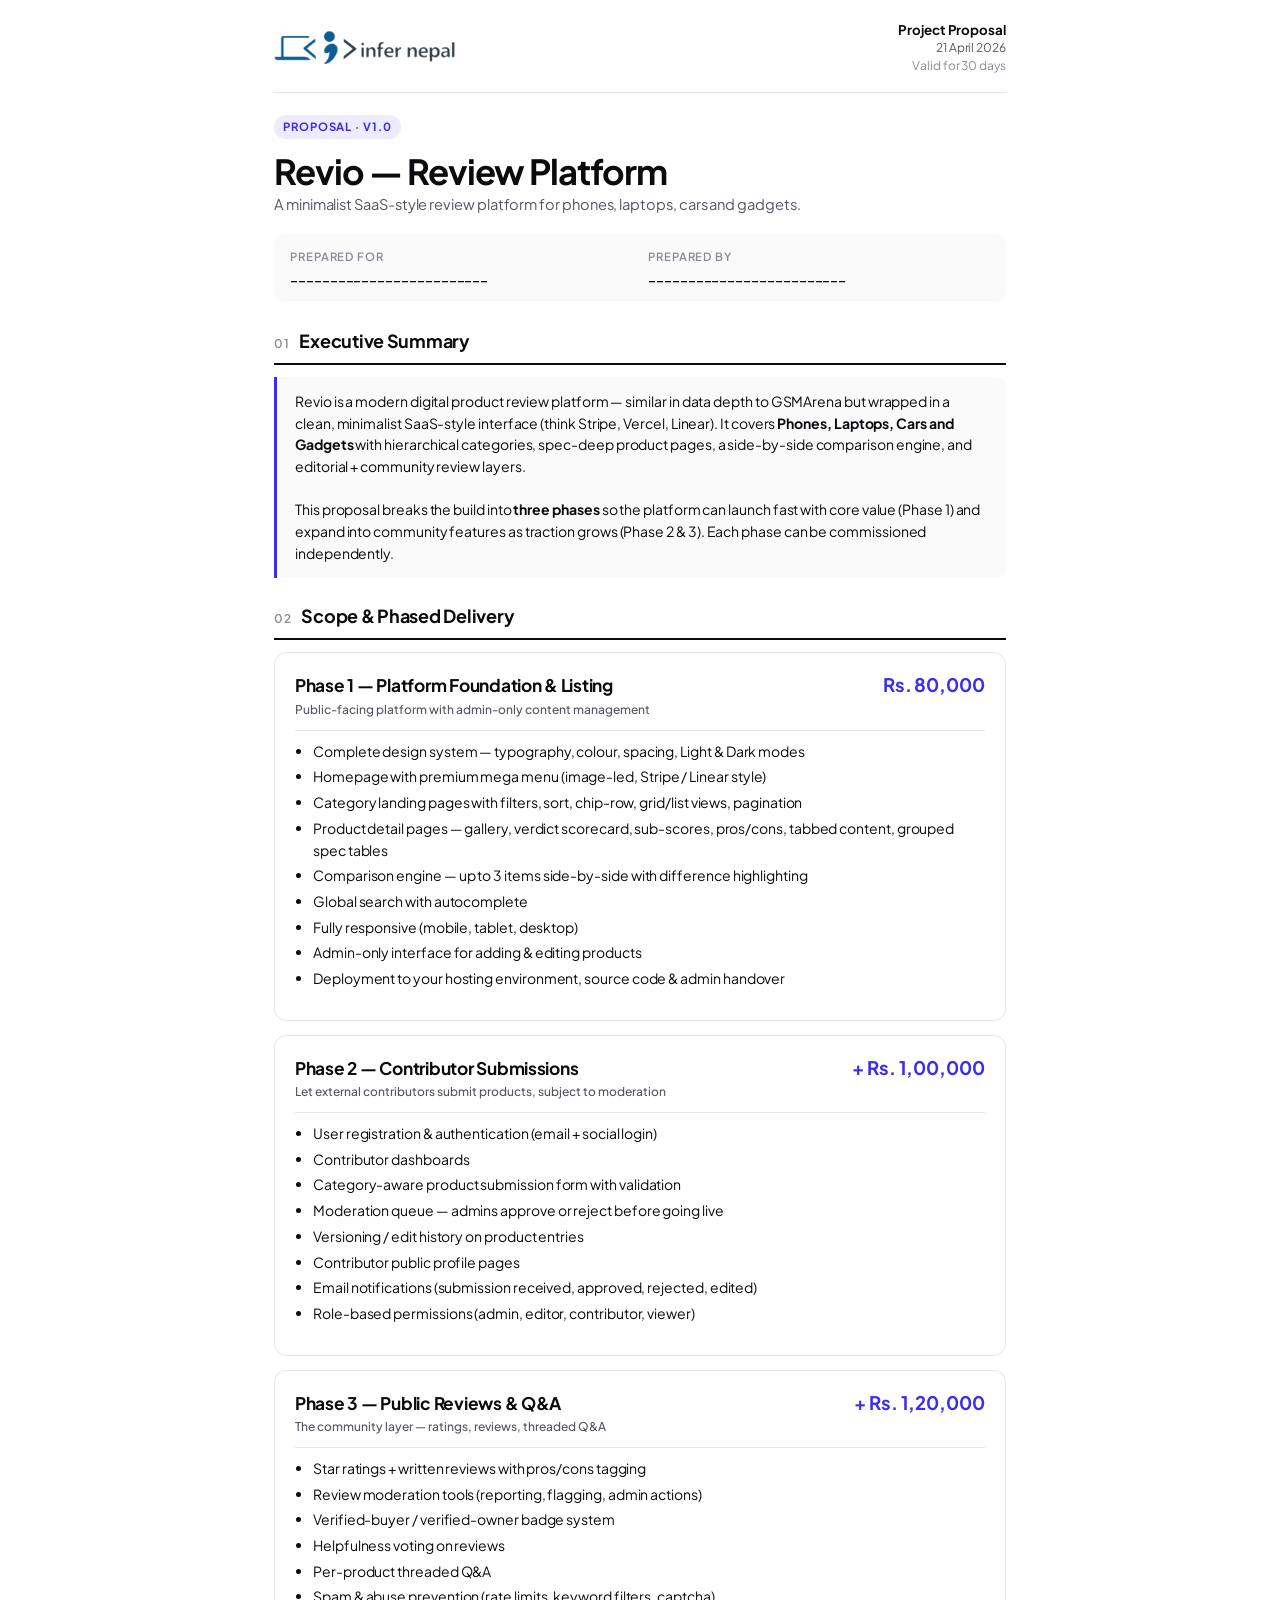
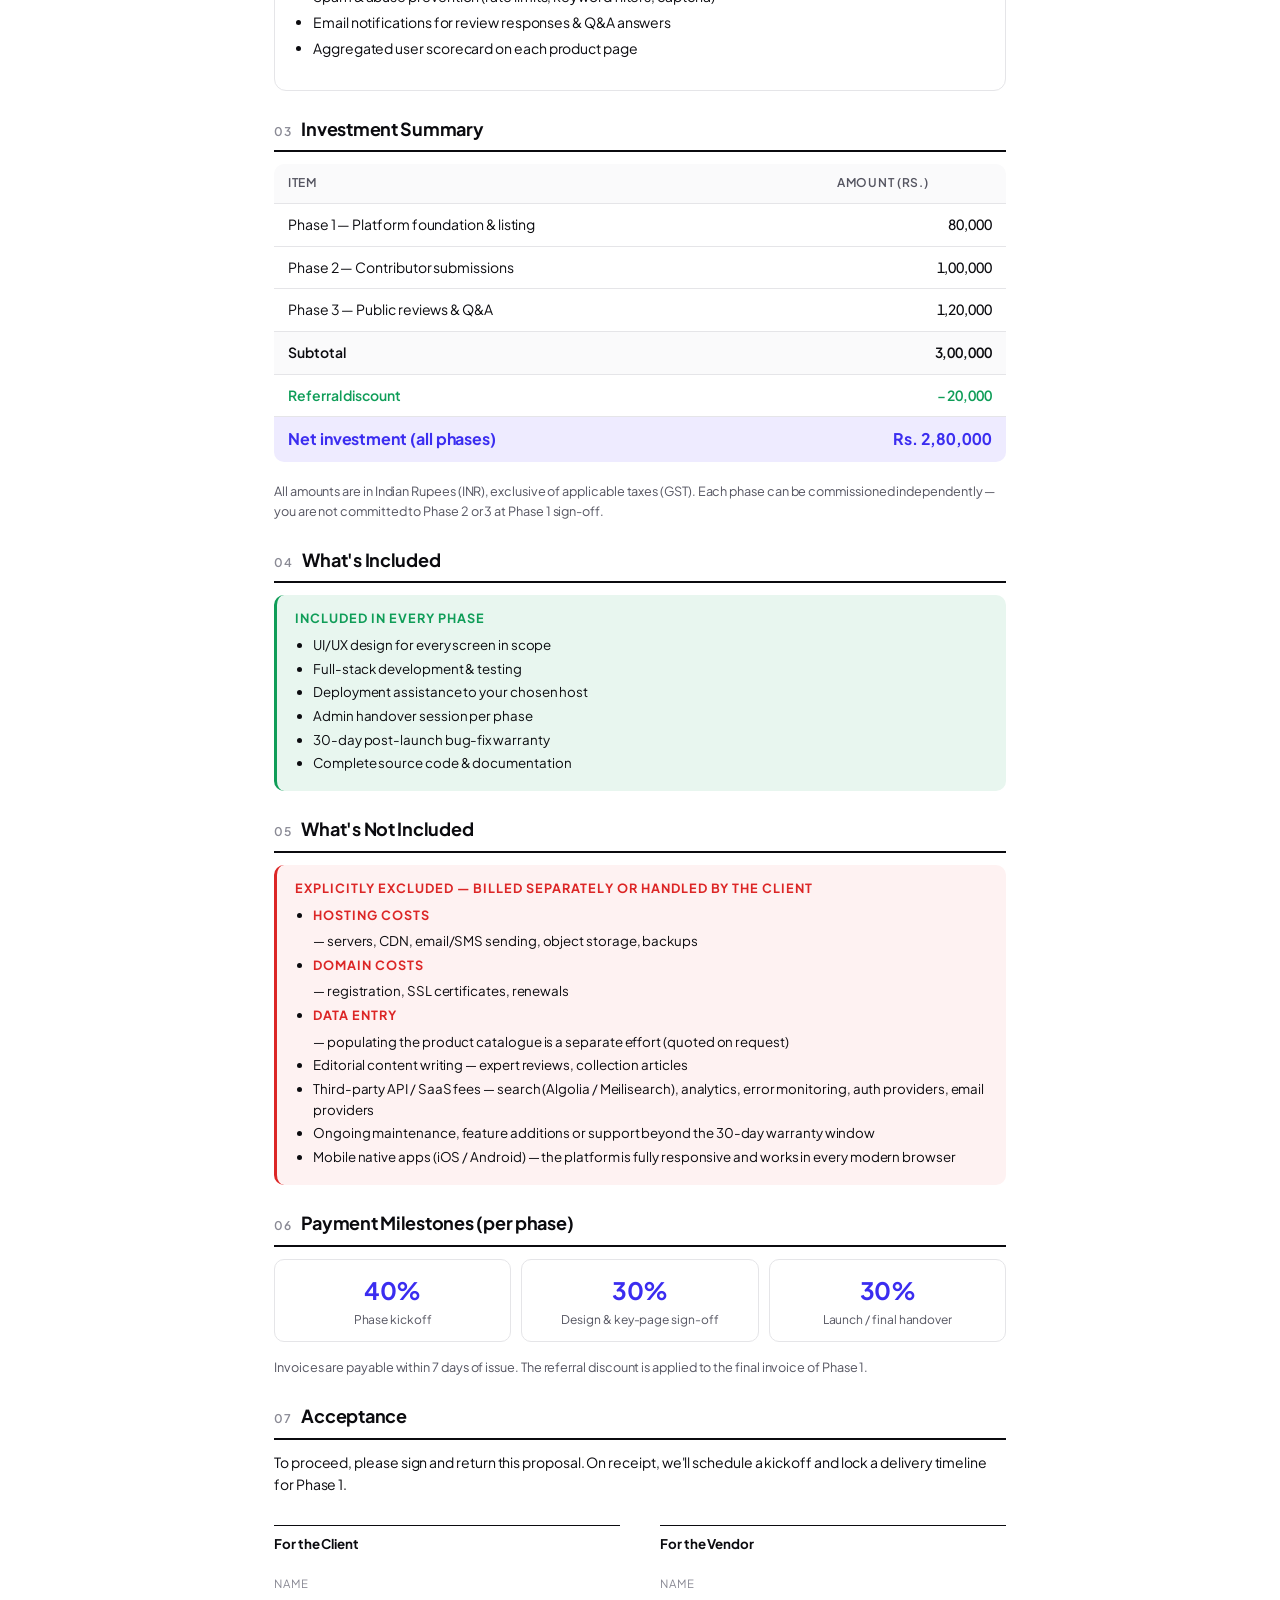
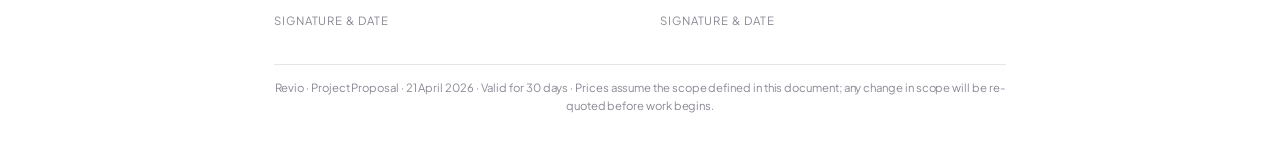
<file: proposal.html>
<!DOCTYPE html>
<html lang="en">
<head>
<meta charset="UTF-8" />
<title>Revio — Project Proposal</title>
<link rel="preconnect" href="https://fonts.googleapis.com">
<link rel="preconnect" href="https://fonts.gstatic.com" crossorigin>
<link href="https://fonts.googleapis.com/css2?family=Plus+Jakarta+Sans:wght@400;500;600;700;800&display=swap" rel="stylesheet">
<style>
  @page { size: A4; margin: 16mm 14mm 18mm; }
  @media print {
    body { -webkit-print-color-adjust: exact; print-color-adjust: exact; }
    .page-break { page-break-before: always; }
  }

  :root {
    --text: #0b0b0f;
    --muted: #555561;
    --subtle: #8a8a95;
    --border: #e5e5e8;
    --accent: #3b2df0;
    --accent-soft: #eeebff;
    --success: #0f9d58;
    --success-soft: #e8f6ef;
    --danger-soft: #fef2f2;
    --bg: #ffffff;
    --bg-soft: #fafafb;
  }

  * { box-sizing: border-box; }
  body {
    font-family: 'Plus Jakarta Sans', Inter, -apple-system, Segoe UI, Roboto, sans-serif;
    color: var(--text);
    font-size: 10.5pt;
    line-height: 1.55;
    margin: 0; padding: 0;
    background: #fff;
    -webkit-font-smoothing: antialiased;
    letter-spacing: -0.005em;
  }
  .wrap { max-width: 780px; margin: 0 auto; padding: 20px 24px 30px; }

  header.doc {
    display: flex; justify-content: space-between; align-items: center;
    padding-bottom: 18px; border-bottom: 1px solid var(--border);
    margin-bottom: 22px;
  }
  header.doc .brand img { height: 34px; width: auto; display: block; }
  header.doc .meta { text-align: right; font-size: 9pt; color: var(--muted); line-height: 1.45; }
  header.doc .meta strong { color: var(--text); font-size: 10pt; }

  h1 {
    font-size: 26pt; margin: 8px 0 4px;
    letter-spacing: -.03em; line-height: 1.05; font-weight: 700;
  }
  .tagline { color: var(--muted); font-size: 11pt; margin-bottom: 18px; }

  .parties {
    display: grid; grid-template-columns: 1fr 1fr; gap: 16px;
    background: var(--bg-soft); border-radius: 10px;
    padding: 14px 16px; margin: 0 0 26px; font-size: 9.5pt;
  }
  .parties label { color: var(--subtle); font-size: 8.5pt; text-transform: uppercase; letter-spacing: .08em; font-weight: 600; display: block; margin-bottom: 2px; }
  .parties .field { color: var(--text); font-weight: 600; }

  h2 {
    font-size: 13.5pt; margin: 24px 0 12px;
    letter-spacing: -.015em; font-weight: 700;
    padding-bottom: 8px; border-bottom: 2px solid var(--text);
    display: flex; align-items: baseline; gap: 10px;
  }
  h2 .num {
    font-size: 9pt; color: var(--subtle); font-weight: 600; letter-spacing: .06em;
  }
  h3 { font-size: 11pt; margin: 16px 0 6px; font-weight: 700; color: var(--text); }

  p { margin: 0 0 10px; }
  ul { margin: 6px 0 12px; padding-left: 18px; }
  li { margin-bottom: 4px; }

  .exec {
    background: var(--bg-soft);
    border-left: 3px solid var(--accent);
    padding: 14px 18px;
    border-radius: 0 8px 8px 0;
    font-size: 10.5pt;
    margin: 6px 0 20px;
  }

  .phase {
    border: 1px solid var(--border); border-radius: 12px;
    padding: 18px 20px; margin-bottom: 14px;
    page-break-inside: avoid;
  }
  .phase-head {
    display: flex; justify-content: space-between; align-items: baseline;
    gap: 14px; margin-bottom: 10px;
    padding-bottom: 10px; border-bottom: 1px solid var(--border);
  }
  .phase-head .name { font-size: 13pt; font-weight: 700; letter-spacing: -.015em; }
  .phase-head .name small { display: block; font-size: 9pt; font-weight: 500; color: var(--muted); margin-top: 2px; letter-spacing: 0; }
  .phase-head .price {
    font-size: 14pt; font-weight: 700; color: var(--accent);
    white-space: nowrap;
  }
  .phase ul { margin-top: 4px; }

  table.pricing {
    width: 100%; border-collapse: collapse;
    margin: 6px 0 20px;
    font-size: 10.5pt;
    overflow: hidden; border-radius: 10px;
  }
  table.pricing th,
  table.pricing td {
    padding: 10px 14px; border-bottom: 1px solid var(--border);
  }
  table.pricing th {
    background: var(--bg-soft);
    text-align: left; font-size: 9pt; text-transform: uppercase; letter-spacing: .06em;
    color: var(--muted); font-weight: 600;
  }
  table.pricing td.amt { text-align: right; white-space: nowrap; font-variant-numeric: tabular-nums; font-weight: 500; }
  table.pricing tr.subtotal td { background: var(--bg-soft); font-weight: 600; }
  table.pricing tr.discount td { color: var(--success); font-weight: 600; }
  table.pricing tr.total td {
    background: var(--accent-soft);
    color: var(--accent);
    font-weight: 700; font-size: 12pt;
    border-bottom: 0;
  }

  .callout-included,
  .callout-excluded {
    padding: 14px 18px; border-radius: 10px;
    margin: 8px 0 18px;
    font-size: 10pt;
  }
  .callout-included {
    background: var(--success-soft);
    border-left: 3px solid var(--success);
  }
  .callout-excluded {
    background: var(--danger-soft);
    border-left: 3px solid #dc2626;
  }
  .callout-included strong,
  .callout-excluded strong {
    display: block; font-size: 9.5pt; text-transform: uppercase; letter-spacing: .08em;
    margin-bottom: 6px;
  }
  .callout-included strong { color: var(--success); }
  .callout-excluded strong { color: #dc2626; }
  .callout-included ul,
  .callout-excluded ul { margin: 0; padding-left: 18px; }
  .callout-included li,
  .callout-excluded li { margin-bottom: 3px; }

  .milestones {
    display: grid; grid-template-columns: repeat(3, 1fr); gap: 10px;
    margin: 10px 0 16px;
  }
  .milestone {
    border: 1px solid var(--border); border-radius: 10px;
    padding: 12px 14px; text-align: center;
  }
  .milestone .pct { font-size: 18pt; font-weight: 700; color: var(--accent); letter-spacing: -.02em; }
  .milestone .when { font-size: 9pt; color: var(--muted); margin-top: 2px; }

  .sign {
    display: grid; grid-template-columns: 1fr 1fr; gap: 40px;
    margin-top: 30px; page-break-inside: avoid;
  }
  .sign .box {
    border-top: 1.5px solid var(--text);
    padding-top: 8px;
    font-size: 9pt; color: var(--muted);
  }
  .sign .box strong { display: block; color: var(--text); font-size: 10pt; margin-bottom: 18px; }
  .sign .box .label { display: block; margin-top: 20px; font-size: 8.5pt; text-transform: uppercase; letter-spacing: .08em; color: var(--subtle); }

  footer.doc {
    margin-top: 34px; padding-top: 14px;
    border-top: 1px solid var(--border);
    font-size: 8.5pt; color: var(--subtle);
    text-align: center;
  }

  .quiet { color: var(--muted); font-size: 9.5pt; }
  .accent-tag {
    display: inline-block; font-size: 8.5pt; font-weight: 700;
    letter-spacing: .08em; text-transform: uppercase;
    color: var(--accent); background: var(--accent-soft);
    padding: 3px 9px; border-radius: 999px;
    margin-bottom: 6px;
  }
</style>
</head>
<body>
<div class="wrap">

  <header class="doc">
    <div class="brand">
      <img src="logo.png" alt="Revio" />
    </div>
    <div class="meta">
      <strong>Project Proposal</strong><br>
      21 April 2026<br>
      <span style="color:var(--subtle)">Valid for 30 days</span>
    </div>
  </header>

  <div class="accent-tag">Proposal · v1.0</div>
  <h1>Revio — Review Platform</h1>
  <div class="tagline">A minimalist SaaS-style review platform for phones, laptops, cars and gadgets.</div>

  <div class="parties">
    <div>
      <label>Prepared for</label>
      <div class="field">_________________________</div>
    </div>
    <div>
      <label>Prepared by</label>
      <div class="field">_________________________</div>
    </div>
  </div>

  <h2><span class="num">01</span> Executive Summary</h2>
  <div class="exec">
    Revio is a modern digital product review platform — similar in data depth to GSMArena but wrapped in a clean, minimalist SaaS-style interface (think Stripe, Vercel, Linear). It covers <strong>Phones, Laptops, Cars and Gadgets</strong> with hierarchical categories, spec-deep product pages, a side-by-side comparison engine, and editorial + community review layers.
    <br><br>
    This proposal breaks the build into <strong>three phases</strong> so the platform can launch fast with core value (Phase 1) and expand into community features as traction grows (Phase 2 &amp; 3). Each phase can be commissioned independently.
  </div>

  <h2><span class="num">02</span> Scope &amp; Phased Delivery</h2>

  <div class="phase">
    <div class="phase-head">
      <div class="name">
        Phase 1 — Platform Foundation &amp; Listing
        <small>Public-facing platform with admin-only content management</small>
      </div>
      <div class="price">Rs. 80,000</div>
    </div>
    <ul>
      <li>Complete design system — typography, colour, spacing, Light &amp; Dark modes</li>
      <li>Homepage with premium mega menu (image-led, Stripe / Linear style)</li>
      <li>Category landing pages with filters, sort, chip-row, grid/list views, pagination</li>
      <li>Product detail pages — gallery, verdict scorecard, sub-scores, pros/cons, tabbed content, grouped spec tables</li>
      <li>Comparison engine — up to 3 items side-by-side with difference highlighting</li>
      <li>Global search with autocomplete</li>
      <li>Fully responsive (mobile, tablet, desktop)</li>
      <li>Admin-only interface for adding &amp; editing products</li>
      <li>Deployment to your hosting environment, source code &amp; admin handover</li>
    </ul>
  </div>

  <div class="phase">
    <div class="phase-head">
      <div class="name">
        Phase 2 — Contributor Submissions
        <small>Let external contributors submit products, subject to moderation</small>
      </div>
      <div class="price">+ Rs. 1,00,000</div>
    </div>
    <ul>
      <li>User registration &amp; authentication (email + social login)</li>
      <li>Contributor dashboards</li>
      <li>Category-aware product submission form with validation</li>
      <li>Moderation queue — admins approve or reject before going live</li>
      <li>Versioning / edit history on product entries</li>
      <li>Contributor public profile pages</li>
      <li>Email notifications (submission received, approved, rejected, edited)</li>
      <li>Role-based permissions (admin, editor, contributor, viewer)</li>
    </ul>
  </div>

  <div class="phase">
    <div class="phase-head">
      <div class="name">
        Phase 3 — Public Reviews &amp; Q&amp;A
        <small>The community layer — ratings, reviews, threaded Q&amp;A</small>
      </div>
      <div class="price">+ Rs. 1,20,000</div>
    </div>
    <ul>
      <li>Star ratings + written reviews with pros/cons tagging</li>
      <li>Review moderation tools (reporting, flagging, admin actions)</li>
      <li>Verified-buyer / verified-owner badge system</li>
      <li>Helpfulness voting on reviews</li>
      <li>Per-product threaded Q&amp;A</li>
      <li>Spam &amp; abuse prevention (rate limits, keyword filters, captcha)</li>
      <li>Email notifications for review responses &amp; Q&amp;A answers</li>
      <li>Aggregated user scorecard on each product page</li>
    </ul>
  </div>

  <h2><span class="num">03</span> Investment Summary</h2>
  <table class="pricing">
    <thead>
      <tr>
        <th style="width: 75%;">Item</th>
        <th class="amt" style="width: 25%;">Amount (Rs.)</th>
      </tr>
    </thead>
    <tbody>
      <tr>
        <td>Phase 1 — Platform foundation &amp; listing</td>
        <td class="amt">80,000</td>
      </tr>
      <tr>
        <td>Phase 2 — Contributor submissions</td>
        <td class="amt">1,00,000</td>
      </tr>
      <tr>
        <td>Phase 3 — Public reviews &amp; Q&amp;A</td>
        <td class="amt">1,20,000</td>
      </tr>
      <tr class="subtotal">
        <td>Subtotal</td>
        <td class="amt">3,00,000</td>
      </tr>
      <tr class="discount">
        <td>Referral discount</td>
        <td class="amt">− 20,000</td>
      </tr>
      <tr class="total">
        <td>Net investment (all phases)</td>
        <td class="amt">Rs. 2,80,000</td>
      </tr>
    </tbody>
  </table>
  <div class="quiet">All amounts are in Indian Rupees (INR), exclusive of applicable taxes (GST). Each phase can be commissioned independently — you are not committed to Phase 2 or 3 at Phase 1 sign-off.</div>

  <div class="page-break"></div>

  <h2><span class="num">04</span> What's Included</h2>
  <div class="callout-included">
    <strong>Included in every phase</strong>
    <ul>
      <li>UI/UX design for every screen in scope</li>
      <li>Full-stack development &amp; testing</li>
      <li>Deployment assistance to your chosen host</li>
      <li>Admin handover session per phase</li>
      <li>30-day post-launch bug-fix warranty</li>
      <li>Complete source code &amp; documentation</li>
    </ul>
  </div>

  <h2><span class="num">05</span> What's Not Included</h2>
  <div class="callout-excluded">
    <strong>Explicitly excluded — billed separately or handled by the client</strong>
    <ul>
      <li><strong>Hosting costs</strong> — servers, CDN, email/SMS sending, object storage, backups</li>
      <li><strong>Domain costs</strong> — registration, SSL certificates, renewals</li>
      <li><strong>Data entry</strong> — populating the product catalogue is a separate effort (quoted on request)</li>
      <li>Editorial content writing — expert reviews, collection articles</li>
      <li>Third-party API / SaaS fees — search (Algolia / Meilisearch), analytics, error monitoring, auth providers, email providers</li>
      <li>Ongoing maintenance, feature additions or support beyond the 30-day warranty window</li>
      <li>Mobile native apps (iOS / Android) — the platform is fully responsive and works in every modern browser</li>
    </ul>
  </div>

  <h2><span class="num">06</span> Payment Milestones (per phase)</h2>
  <div class="milestones">
    <div class="milestone">
      <div class="pct">40%</div>
      <div class="when">Phase kickoff</div>
    </div>
    <div class="milestone">
      <div class="pct">30%</div>
      <div class="when">Design &amp; key-page sign-off</div>
    </div>
    <div class="milestone">
      <div class="pct">30%</div>
      <div class="when">Launch / final handover</div>
    </div>
  </div>
  <div class="quiet">Invoices are payable within 7 days of issue. The referral discount is applied to the final invoice of Phase 1.</div>

  <h2><span class="num">07</span> Acceptance</h2>
  <p>To proceed, please sign and return this proposal. On receipt, we'll schedule a kickoff and lock a delivery timeline for Phase 1.</p>

  <div class="sign">
    <div class="box">
      <strong>For the Client</strong>
      <span class="label">Name</span>
      <span class="label">Signature &amp; Date</span>
    </div>
    <div class="box">
      <strong>For the Vendor</strong>
      <span class="label">Name</span>
      <span class="label">Signature &amp; Date</span>
    </div>
  </div>

  <footer class="doc">
    Revio · Project Proposal · 21 April 2026 · Valid for 30 days · Prices assume the scope defined in this document; any change in scope will be re-quoted before work begins.
  </footer>

</div>
</body>
</html>
</file>
<file: styles.css>
/* ================================================================
   Infer Nepal · Shared stylesheet
   B2B Software discovery & review platform
   Brand: #0A7AA9 (blue) · #333F4B (charcoal) · Montserrat
   ================================================================ */

/* ---------- Tokens ---------- */
:root {
  --bg: #ffffff;
  --bg-muted: #f3f6f9;
  --bg-subtle: #f9fbfc;
  --bg-elevated: #ffffff;
  --border: #e3e8ee;
  --border-strong: #c8d1da;
  --text: #1c2632;
  --text-muted: #5a6776;
  --text-subtle: #8a96a3;
  --accent: #0A7AA9;
  --accent-soft: #e3f2f9;
  --accent-ink: #0A7AA9;
  --accent-deep: #066189;
  --ink: #333F4B;
  --ink-soft: #eef1f4;
  --success: #0f9d58;
  --success-soft: #e8f6ef;
  --danger: #dc2626;
  --danger-soft: #fdecec;
  --warn: #d97706;
  --warn-soft: #fdf3e0;
  --chip: #eef2f6;
  --star: #f5a623;
  --shadow-xs: 0 1px 2px rgba(20,30,45,.04);
  --shadow-sm: 0 1px 2px rgba(20,30,45,.05), 0 1px 1px rgba(20,30,45,.03);
  --shadow-md: 0 12px 32px -14px rgba(20,30,45,.14), 0 4px 10px -6px rgba(20,30,45,.06);
  --shadow-lg: 0 30px 60px -24px rgba(20,30,45,.22), 0 12px 24px -14px rgba(20,30,45,.10);
  --radius-sm: 8px;
  --radius: 10px;
  --radius-md: 12px;
  --radius-lg: 16px;
  --radius-xl: 20px;
}
[data-theme="dark"] {
  --bg: #0e1620;
  --bg-muted: #16202c;
  --bg-subtle: #131c27;
  --bg-elevated: #1a2532;
  --border: #243140;
  --border-strong: #34455a;
  --text: #eaf1f8;
  --text-muted: #97a6b6;
  --text-subtle: #6a7888;
  --accent: #2b9bcc;
  --accent-soft: #0f2935;
  --accent-ink: #4cb8e6;
  --accent-deep: #4cb8e6;
  --ink: #eaf1f8;
  --ink-soft: #1c2937;
  --chip: #1c2735;
  --success-soft: #0f2a1e;
  --danger-soft: #2a1212;
  --warn-soft: #2a1f0c;
  --shadow-sm: 0 1px 2px rgba(0,0,0,.4);
  --shadow-md: 0 20px 40px -20px rgba(0,0,0,.6);
  --shadow-lg: 0 30px 60px -24px rgba(0,0,0,.7);
}

* { box-sizing: border-box; }
html, body { margin: 0; padding: 0; }
body {
  font-family: 'Montserrat', 'Inter', system-ui, -apple-system, Segoe UI, Roboto, sans-serif;
  background: var(--bg);
  color: var(--text);
  -webkit-font-smoothing: antialiased;
  line-height: 1.55;
  letter-spacing: -0.003em;
}
a { color: inherit; text-decoration: none; }
button { font-family: inherit; cursor: pointer; border: none; background: none; color: inherit; }
img { display: block; max-width: 100%; }
h1, h2, h3, h4, h5 { letter-spacing: -0.02em; }

.container { width: 100%; max-width: 1240px; margin: 0 auto; padding: 0 24px; }
.container-wide { width: 100%; max-width: 1360px; margin: 0 auto; padding: 0 24px; }

/* ---------- Announcement strip ---------- */
.announce {
  border-bottom: 1px solid var(--border);
  background: var(--bg-muted);
  font-size: 13px;
  color: var(--text-muted);
}
.announce .inner {
  display: flex; align-items: center; justify-content: space-between;
  height: 36px;
}
.announce .left { display: flex; align-items: center; gap: 10px; }
.announce .pill {
  font-size: 11px; font-weight: 700; letter-spacing: .04em;
  background: var(--accent-soft); color: var(--accent-ink);
  padding: 3px 8px; border-radius: 999px;
}
.announce .right { display: flex; gap: 18px; }
.announce a:hover { color: var(--text); }

/* ---------- Nav ---------- */
.nav-wrap {
  position: sticky; top: 0; z-index: 60;
  background: rgba(255,255,255,.82);
  backdrop-filter: saturate(160%) blur(16px);
  -webkit-backdrop-filter: saturate(160%) blur(16px);
  border-bottom: 1px solid var(--border);
}
[data-theme="dark"] .nav-wrap { background: rgba(10,10,14,.8); }

nav.primary {
  position: relative;
  display: flex; align-items: center; justify-content: space-between;
  height: 68px;
}
.brand { display: inline-flex; align-items: center; gap: 10px; font-weight: 700; letter-spacing: -.02em; }
.brand-logo {
  height: 32px; width: auto; display: block;
}
footer.site .brand-logo { height: 32px; }
[data-theme="dark"] .brand-logo { filter: brightness(0) invert(1); }
.brand-name { font-size: 17px; font-weight: 700; }
.brand-name span { color: var(--text-subtle); font-weight: 500; }

.nav-links { display: flex; align-items: stretch; gap: 2px; }
.nav-item { position: static; display: flex; align-items: center; }
.nav-trigger {
  display: inline-flex; align-items: center; gap: 6px;
  padding: 9px 14px; border-radius: 10px;
  font-size: 14px; font-weight: 500; color: var(--text-muted);
  transition: background .15s ease, color .15s ease;
}
.nav-trigger:hover, .nav-item:hover .nav-trigger { background: var(--bg-muted); color: var(--text); }
.nav-trigger svg.caret { transition: transform .2s ease; }
.nav-item:hover .nav-trigger svg.caret { transform: rotate(180deg); }

.nav-actions { display: flex; align-items: center; gap: 8px; }
.search-trigger {
  display: inline-flex; align-items: center; gap: 8px;
  background: var(--bg-muted);
  border: 1px solid var(--border);
  border-radius: 10px;
  padding: 8px 10px 8px 12px;
  font-size: 13px; color: var(--text-subtle);
  min-width: 0; width: 220px;
  transition: border-color .15s, background .15s, width .2s;
  font-family: inherit; flex-shrink: 1;
}
.search-trigger .label {
  white-space: nowrap; overflow: hidden; text-overflow: ellipsis; min-width: 0; flex: 1;
}
.search-trigger:hover, .search-trigger:focus { width: 280px; }
.search-trigger:hover { border-color: var(--border-strong); }
.search-trigger .kbd {
  margin-left: auto;
  font-size: 11px; font-weight: 600; color: var(--text-subtle);
  background: var(--bg); border: 1px solid var(--border);
  padding: 2px 6px; border-radius: 6px;
}
.icon-btn {
  width: 38px; height: 38px; display: inline-grid; place-items: center;
  border-radius: 10px; color: var(--text-muted);
  transition: background .15s, color .15s;
}
.icon-btn:hover { background: var(--bg-muted); color: var(--text); }

.btn {
  display: inline-flex; align-items: center; justify-content: center; gap: 6px;
  padding: 9px 16px; border-radius: 10px;
  font-size: 14px; font-weight: 600; letter-spacing: -.005em;
  transition: transform .05s ease, background .15s, color .15s, border-color .15s, box-shadow .15s;
  border: 1px solid transparent;
}
.btn:active { transform: translateY(1px); }
.btn.ghost { color: var(--text); }
.btn.ghost:hover { background: var(--bg-muted); }
.btn.outline { border-color: var(--border-strong); color: var(--text); }
.btn.outline:hover { background: var(--bg-muted); }
.btn.primary { background: var(--accent); color: #fff; }
.btn.primary:hover { background: var(--accent-deep); color: #fff; box-shadow: 0 10px 22px -10px rgba(10,122,169,.55); }
.btn.accent { background: var(--ink); color: #fff; }
.btn.accent:hover { background: #1f2a36; color:#fff; }
.btn.success { background: var(--success); color: #fff; }
.btn.success:hover { filter: brightness(1.05); box-shadow: 0 10px 24px -10px rgba(15,157,88,.45); }
.btn.warm { background: #f4a93a; color: #2a1c00; }
.btn.warm:hover { background: #e89c25; }
.btn.sm { padding: 7px 12px; font-size: 13px; border-radius: 8px; }
.btn.lg { padding: 12px 22px; font-size: 15px; border-radius: 12px; }

/* ---------- Mega menu (premium Stripe/Linear style) ---------- */
.mega {
  position: absolute; left: 0; transform: translate(0, -6px);
  top: calc(100% + 12px);
  background: var(--bg-elevated);
  border: 1px solid var(--border);
  border-radius: var(--radius-xl);
  box-shadow: var(--shadow-lg);
  opacity: 0; pointer-events: none;
  transition: opacity .2s ease, transform .2s ease;
  overflow: hidden;
}
.mega.wide { width: min(980px, calc(100vw - 48px)); }
.mega::before {
  /* Invisible bridge so mouse travel into panel does not close it */
  content: ""; position: absolute; top: -14px; left: 0; right: 0; height: 14px;
}
.nav-item:hover .mega,
.nav-item:focus-within .mega,
.nav-item.open .mega { opacity: 1; pointer-events: auto; transform: translate(0, 0); }
.nav-item:hover .nav-trigger svg.caret,
.nav-item.open .nav-trigger svg.caret { transform: rotate(180deg); }

.mega-body {
  display: grid; grid-template-columns: 1.4fr 1fr;
}
.mega-left {
  padding: 22px 24px;
  display: grid; grid-template-columns: 1fr 1fr; gap: 6px 24px;
}
.mega-col h4 {
  font-size: 11px; text-transform: uppercase; letter-spacing: .09em;
  color: var(--text-subtle); margin: 10px 10px 8px; font-weight: 700;
}
.mega-link {
  display: grid; grid-template-columns: 36px 1fr; gap: 12px; align-items: start;
  padding: 10px; border-radius: 10px;
  transition: background .15s;
}
.mega-link:hover { background: var(--bg-muted); }
.mega-link .ico {
  width: 36px; height: 36px; border-radius: 10px;
  background: var(--bg-muted); color: var(--text);
  display: grid; place-items: center;
  border: 1px solid var(--border);
  transition: background .15s, color .15s, border-color .15s;
}
.mega-link:hover .ico { background: var(--accent-soft); color: var(--accent-ink); border-color: transparent; }
.mega-link .body { min-width: 0; }
.mega-link .title {
  font-size: 14px; font-weight: 600; color: var(--text);
  display: flex; align-items: center; gap: 8px;
}
.mega-link .desc {
  font-size: 12px; color: var(--text-muted); margin-top: 2px;
  display: -webkit-box; -webkit-line-clamp: 1; -webkit-box-orient: vertical; overflow: hidden;
}
.badge-new {
  font-size: 10px; font-weight: 700; letter-spacing: .05em;
  color: var(--accent-ink); background: var(--accent-soft);
  padding: 2px 6px; border-radius: 999px;
}
.badge-hot {
  font-size: 10px; font-weight: 700; letter-spacing: .05em;
  color: #a3471c; background: #fff0e0;
  padding: 2px 6px; border-radius: 999px;
}
[data-theme="dark"] .badge-hot { color: #ffaf70; background: #2b1a0c; }

.mega-right {
  background: var(--bg-subtle);
  border-left: 1px solid var(--border);
  padding: 22px;
  display: flex; flex-direction: column; gap: 14px;
}
.feature-card {
  position: relative; overflow: hidden;
  border-radius: 14px; border: 1px solid var(--border);
  aspect-ratio: 16/10; background: var(--bg-muted);
  display: block;
}
.feature-card img {
  width: 100%; height: 100%; object-fit: cover;
  transition: transform .5s ease;
}
.feature-card:hover img { transform: scale(1.04); }
.feature-card .overlay {
  position: absolute; inset: 0;
  background: linear-gradient(180deg, rgba(0,0,0,0) 35%, rgba(0,0,0,.8));
}
.feature-card .meta {
  position: absolute; left: 16px; right: 16px; bottom: 14px; color: #fff;
}
.feature-card .meta .tag {
  font-size: 10px; font-weight: 700; letter-spacing: .08em; text-transform: uppercase;
  background: rgba(255,255,255,.18); backdrop-filter: blur(8px);
  padding: 4px 8px; border-radius: 999px; display: inline-block; margin-bottom: 8px;
}
.feature-card .meta h5 { margin: 0; font-size: 15px; font-weight: 600; }
.feature-card .meta p { margin: 3px 0 0; font-size: 12px; opacity: .82; }

.mini-list {
  list-style: none; padding: 0; margin: 0; display: grid; gap: 4px;
}
.mini-list a {
  display: flex; align-items: center; justify-content: space-between; gap: 10px;
  padding: 7px 10px; border-radius: 8px;
  font-size: 13px; color: var(--text-muted);
}
.mini-list a:hover { background: var(--bg-muted); color: var(--text); }
.mini-list a small { color: var(--text-subtle); font-size: 11px; }

.mega-foot {
  border-top: 1px solid var(--border);
  padding: 12px 24px;
  display: flex; align-items: center; justify-content: space-between;
  background: var(--bg-subtle);
  font-size: 13px;
}
.mega-foot .links { display: flex; gap: 18px; color: var(--text-muted); }
.mega-foot .links a:hover { color: var(--text); }
.mega-foot .viewall {
  display: inline-flex; align-items: center; gap: 6px;
  color: var(--accent-ink); font-weight: 600;
}

/* ---------- Hero ---------- */
.hero { padding: 80px 0 36px; text-align: center; }
.hero .eyebrow {
  display: inline-flex; align-items: center; gap: 8px;
  font-size: 12px; font-weight: 600;
  padding: 5px 12px; border-radius: 999px;
  background: var(--bg-muted); border: 1px solid var(--border);
  color: var(--text-muted);
}
.hero .eyebrow .dot { width: 6px; height: 6px; border-radius: 999px; background: var(--success); box-shadow: 0 0 0 3px rgba(15,157,88,.18); }
.hero h1 {
  font-size: clamp(38px, 6.2vw, 68px);
  line-height: 1.04; letter-spacing: -.035em;
  margin: 22px auto 14px; max-width: 860px; font-weight: 700;
}
.hero h1 em { font-style: normal; color: var(--accent-ink); }
.hero p.lede {
  font-size: 17px; color: var(--text-muted);
  max-width: 620px; margin: 0 auto 30px;
}
.hero-search {
  display: flex; align-items: center; gap: 8px;
  max-width: 660px; margin: 0 auto;
  background: var(--bg-elevated); border: 1px solid var(--border);
  border-radius: 14px; padding: 10px 10px 10px 18px;
  box-shadow: var(--shadow-sm);
}
.hero-search input {
  flex: 1; border: 0; outline: 0; background: transparent;
  font-size: 15px; color: var(--text); font-family: inherit;
}
.hero-search input::placeholder { color: var(--text-subtle); }
.hero-trending {
  margin-top: 20px; font-size: 13px; color: var(--text-muted);
  display: flex; justify-content: center; align-items: center; gap: 10px; flex-wrap: wrap;
}
.hero-trending .chip {
  background: var(--chip); padding: 6px 11px; border-radius: 999px;
  color: var(--text); font-weight: 500;
}
.hero-trending .chip:hover { background: var(--accent-soft); color: var(--accent-ink); }

/* ---------- Sections ---------- */
section { padding: 56px 0; }
.sec-head {
  display: flex; align-items: end; justify-content: space-between;
  margin-bottom: 26px; gap: 20px;
}
.sec-head h2 { font-size: 26px; font-weight: 700; letter-spacing: -.025em; margin: 0; }
.sec-head p { margin: 4px 0 0; color: var(--text-muted); font-size: 14px; }
.sec-head a.more { font-size: 13px; font-weight: 600; color: var(--text-muted); }
.sec-head a.more:hover { color: var(--text); }

/* ---------- Category grid ---------- */
.cat-grid { display: grid; grid-template-columns: repeat(4, 1fr); gap: 14px; }
.cat-card {
  position: relative; overflow: hidden;
  background: var(--bg-elevated);
  border: 1px solid var(--border); border-radius: var(--radius-lg);
  padding: 18px; display: flex; flex-direction: column; gap: 16px;
  aspect-ratio: 5/4;
  transition: border-color .18s, transform .18s;
}
.cat-card:hover { border-color: var(--border-strong); transform: translateY(-2px); }
.cat-card .ico {
  width: 42px; height: 42px; border-radius: 12px;
  background: var(--accent-soft); color: var(--accent-ink);
  display: grid; place-items: center;
}
.cat-card h3 { margin: 0; font-size: 16px; font-weight: 600; }
.cat-card small { color: var(--text-subtle); font-size: 12px; }
.cat-card .thumb {
  margin-top: auto; border-radius: 10px; overflow: hidden;
  background: var(--bg-muted); aspect-ratio: 16/9;
}
.cat-card .thumb img { width: 100%; height: 100%; object-fit: cover; }

/* ---------- Product cards ---------- */
.card-row { display: grid; grid-template-columns: repeat(4, 1fr); gap: 16px; }
.card-grid { display: grid; grid-template-columns: repeat(3, 1fr); gap: 20px; }
.p-card {
  background: var(--bg-elevated);
  border: 1px solid var(--border); border-radius: var(--radius-lg);
  padding: 14px; display: flex; flex-direction: column; gap: 12px;
  transition: border-color .18s, transform .18s, box-shadow .18s;
}
.p-card:hover { border-color: var(--border-strong); box-shadow: var(--shadow-md); transform: translateY(-2px); }
.p-card .img-wrap {
  background: var(--bg-muted); border-radius: 10px; overflow: hidden;
  aspect-ratio: 4/3;
  position: relative;
}
.p-card .img-wrap img { width: 100%; height: 100%; object-fit: cover; }
.p-card .brand {
  font-size: 11px; letter-spacing: .1em; text-transform: uppercase;
  color: var(--text-subtle); font-weight: 700;
}
.p-card h4 { margin: 0; font-size: 15px; font-weight: 600; }
.p-card .specs {
  font-size: 12px; color: var(--text-muted);
  display: flex; flex-wrap: wrap; gap: 4px 10px;
}
.p-card .specs span::before { content: "•"; margin-right: 6px; color: var(--text-subtle); }
.p-card .specs span:first-child::before { content: ""; margin: 0; }
.p-card footer {
  display: flex; align-items: center; justify-content: space-between;
  padding-top: 10px; border-top: 1px solid var(--border);
}
.rating {
  display: inline-flex; align-items: center; gap: 4px;
  font-size: 12px; font-weight: 600; color: var(--text);
}
.rating .star { color: var(--star); }
.p-card .price { font-size: 13px; font-weight: 700; }

.p-card .ribbon {
  position: absolute; top: 10px; left: 10px;
  background: var(--text); color: var(--bg);
  font-size: 10px; font-weight: 700; letter-spacing: .06em; text-transform: uppercase;
  padding: 4px 8px; border-radius: 999px;
}
.p-card .ribbon.accent { background: var(--accent-ink); color: #fff; }
.p-card .ribbon.drop { background: var(--success); color: #fff; }

/* ---------- Collections ---------- */
.collections { display: grid; grid-template-columns: repeat(3, 1fr); gap: 16px; }
.coll {
  position: relative; overflow: hidden; border-radius: var(--radius-lg);
  aspect-ratio: 3/2; border: 1px solid var(--border);
}
.coll img { width: 100%; height: 100%; object-fit: cover; transition: transform .5s; }
.coll:hover img { transform: scale(1.04); }
.coll .overlay {
  position: absolute; inset: 0;
  background: linear-gradient(180deg, rgba(0,0,0,.05) 30%, rgba(0,0,0,.75));
}
.coll .inner {
  position: absolute; inset: auto 0 0 0; padding: 18px; color: #fff;
}
.coll .count { font-size: 11px; letter-spacing: .08em; text-transform: uppercase; opacity: .85; }
.coll h3 { margin: 4px 0 0; font-size: 18px; font-weight: 600; }

/* ---------- Promotional strip (top of page) ---------- */
.promo-strip {
  background: linear-gradient(90deg, #333F4B 0%, #1f4d68 55%, #0A7AA9 100%);
  color: #fff;
  position: relative;
  overflow: hidden;
}
.promo-strip::before {
  content: "";
  position: absolute; inset: 0;
  background: radial-gradient(600px 60px at 18% 50%, rgba(124,209,255,.30), transparent 70%);
  pointer-events: none;
}
.promo-strip a {
  position: relative;
  display: flex; align-items: center; justify-content: center; gap: 14px;
  padding: 11px 20px;
  font-size: 13.5px; font-weight: 500;
  color: #fff; text-decoration: none;
  transition: background .2s;
}
.promo-strip a:hover { background: rgba(255,255,255,.04); }
.promo-strip .live-dot {
  width: 7px; height: 7px; border-radius: 50%;
  background: #7cd1ff;
  box-shadow: 0 0 0 3px rgba(124,209,255,.35);
  animation: promo-pulse 1.6s ease-in-out infinite;
  flex-shrink: 0;
}
@keyframes promo-pulse {
  0%, 100% { box-shadow: 0 0 0 3px rgba(124,209,255,.35); opacity: 1; }
  50% { box-shadow: 0 0 0 6px rgba(124,209,255,.15); opacity: .75; }
}
.promo-strip .tag {
  font-size: 10.5px; font-weight: 700; letter-spacing: .12em; text-transform: uppercase;
  background: rgba(255,255,255,.14);
  padding: 3px 9px; border-radius: 999px;
  backdrop-filter: blur(6px); -webkit-backdrop-filter: blur(6px);
}
.promo-strip .msg {
  color: rgba(255,255,255,.9);
}
.promo-strip .msg strong { color: #fff; font-weight: 600; }
.promo-strip .cta {
  display: inline-flex; align-items: center; gap: 6px;
  font-weight: 700; color: #fff;
  padding-left: 14px;
  border-left: 1px solid rgba(255,255,255,.22);
  white-space: nowrap;
}
.promo-strip .cta svg { transition: transform .2s ease; }
.promo-strip a:hover .cta svg { transform: translateX(4px); }

@media (max-width: 760px) {
  .promo-strip a { gap: 10px; padding: 10px 16px; font-size: 12.5px; flex-wrap: wrap; }
  .promo-strip .msg { display: none; }
  .promo-strip .tag { font-size: 10px; padding: 2px 8px; }
  .promo-strip .cta { padding-left: 10px; font-size: 12.5px; }
}

/* ---------- Promotional banner ---------- */
.promo-banner {
  position: relative; display: block;
  border-radius: var(--radius-xl);
  overflow: hidden;
  aspect-ratio: 21/8;
  color: #fff;
  isolation: isolate;
  box-shadow: var(--shadow-md);
}
.promo-banner .promo-bg {
  position: absolute; inset: 0; z-index: 0;
}
.promo-banner .promo-bg img {
  width: 100%; height: 100%; object-fit: cover;
  transition: transform .8s ease;
}
.promo-banner:hover .promo-bg img { transform: scale(1.04); }
.promo-banner .promo-bg::after {
  content: ""; position: absolute; inset: 0;
  background:
    radial-gradient(120% 100% at 0% 50%, rgba(20,30,45,.92) 0%, rgba(20,30,45,.55) 50%, rgba(20,30,45,.25) 100%),
    linear-gradient(135deg, rgba(10,122,169,.58), rgba(51,63,75,.30));
}
.promo-banner .promo-content {
  position: relative; z-index: 1;
  display: flex; flex-direction: column; justify-content: center;
  padding: 52px 56px; max-width: 620px; height: 100%;
}
.promo-tag {
  display: inline-flex; align-items: center; gap: 6px;
  font-size: 11px; letter-spacing: .14em; text-transform: uppercase;
  background: rgba(255,255,255,.16);
  backdrop-filter: blur(8px); -webkit-backdrop-filter: blur(8px);
  padding: 6px 12px; border-radius: 999px;
  width: fit-content; font-weight: 700; margin-bottom: 16px;
  border: 1px solid rgba(255,255,255,.14);
}
.promo-tag .dot { width: 6px; height: 6px; border-radius: 50%; background: #0f9d58; box-shadow: 0 0 0 3px rgba(15,157,88,.25); }
.promo-banner h2 {
  font-size: clamp(24px, 3vw, 40px);
  letter-spacing: -.03em; line-height: 1.1;
  margin: 0 0 10px; font-weight: 700; color: #fff;
}
.promo-banner p {
  margin: 0 0 22px;
  font-size: 15px; color: rgba(255,255,255,.82);
  max-width: 480px;
}
.promo-cta {
  display: inline-flex; align-items: center; gap: 8px;
  padding: 11px 18px; border-radius: 10px;
  background: #fff; color: var(--text);
  font-weight: 600; font-size: 14px;
  width: fit-content;
  transition: transform .18s ease, gap .18s ease;
  box-shadow: 0 10px 30px -10px rgba(0,0,0,.4);
}
.promo-banner:hover .promo-cta { gap: 12px; }
.promo-cta svg { transition: transform .18s ease; }
.promo-banner:hover .promo-cta svg { transform: translateX(2px); }

@media (max-width: 760px) {
  .promo-banner { aspect-ratio: auto; }
  .promo-banner .promo-content { padding: 36px 24px; max-width: 100%; }
  .promo-banner h2 { font-size: 24px; }
  .promo-banner p { font-size: 14px; }
  .promo-banner .promo-bg::after {
    background:
      linear-gradient(180deg, rgba(20,30,45,.3) 0%, rgba(20,30,45,.88) 70%),
      linear-gradient(135deg, rgba(10,122,169,.6), rgba(51,63,75,.25));
  }
}

/* ---------- Compare teaser ---------- */
.compare-teaser {
  background: var(--bg-muted);
  border: 1px solid var(--border); border-radius: var(--radius-lg);
  padding: 34px; display: grid; grid-template-columns: 1.1fr 1fr; gap: 30px; align-items: center;
}
.compare-teaser h2 { margin: 0 0 8px; font-size: 28px; letter-spacing: -.025em; }
.compare-teaser p { margin: 0 0 22px; color: var(--text-muted); max-width: 440px; }
.compare-visual {
  background: var(--bg-elevated); border: 1px solid var(--border);
  border-radius: 14px; padding: 14px;
  display: grid; grid-template-columns: 1fr 1fr 1fr; gap: 10px;
  box-shadow: var(--shadow-sm);
}
.compare-visual .col {
  border: 1px solid var(--border); border-radius: 10px; padding: 12px; background: var(--bg);
  text-align: center; font-size: 12px;
}
.compare-visual .col .ph { width: 46px; height: 46px; margin: 0 auto 8px; border-radius: 10px; background: var(--bg-muted); }
.compare-visual .col strong { display: block; font-size: 13px; font-weight: 600; margin-bottom: 8px; }
.compare-visual .col .good { color: var(--success); font-weight: 700; }
.compare-visual .col .bad { color: var(--danger); font-weight: 700; }

/* ---------- Footer ---------- */
footer.site {
  border-top: 1px solid var(--border);
  background: var(--bg-muted);
  padding: 60px 0 28px;
  margin-top: 40px;
}
.f-grid { display: grid; grid-template-columns: 1.5fr 1fr 1fr 1fr 1fr; gap: 30px; }
.f-grid h5 {
  font-size: 12px; letter-spacing: .06em; text-transform: uppercase;
  color: var(--text-subtle); margin: 0 0 14px; font-weight: 700;
}
.f-grid ul { list-style: none; margin: 0; padding: 0; display: grid; gap: 8px; }
.f-grid ul a { font-size: 13px; color: var(--text-muted); }
.f-grid ul a:hover { color: var(--text); }
.f-tag { margin-top: 16px; font-size: 12px; color: var(--text-subtle); }
.f-bottom {
  margin-top: 40px; padding-top: 20px; border-top: 1px solid var(--border);
  display: flex; justify-content: space-between; align-items: center;
  font-size: 12px; color: var(--text-subtle);
}
.newsletter { display: flex; gap: 6px; margin-top: 12px; max-width: 340px; }
.newsletter input {
  flex: 1; padding: 10px 12px; border-radius: 10px;
  border: 1px solid var(--border); background: var(--bg);
  font-size: 13px; color: var(--text); outline: none; font-family: inherit;
}
.newsletter button {
  padding: 10px 14px; border-radius: 10px;
  background: var(--accent); color: #fff; font-size: 13px; font-weight: 600;
}
.newsletter button:hover { background: var(--accent-deep); }

/* ---------- Compare dock ---------- */
.compare-dock {
  position: fixed; bottom: 20px; left: 50%; transform: translateX(-50%);
  background: var(--bg-elevated); border: 1px solid var(--border);
  border-radius: 999px; padding: 8px 8px 8px 18px;
  display: inline-flex; align-items: center; gap: 14px;
  box-shadow: var(--shadow-md); z-index: 40;
  font-size: 13px;
}
.compare-dock .slots { display: flex; gap: 6px; }
.compare-dock .slot {
  width: 34px; height: 34px; border-radius: 8px;
  background: var(--bg-muted); border: 1px dashed var(--border-strong);
  display: grid; place-items: center; font-size: 13px; color: var(--text-subtle);
  overflow: hidden; position: relative; cursor: pointer;
  font-weight: 500;
}
.compare-dock .slot img { width: 100%; height: 100%; object-fit: cover; }
.compare-dock .slot.filled { border-style: solid; }
.compare-dock .slot .slot-x {
  position: absolute; top: -5px; right: -5px;
  width: 16px; height: 16px; border-radius: 50%;
  background: var(--text); color: var(--bg);
  display: none; align-items: center; justify-content: center;
  font-size: 11px; font-weight: 700; line-height: 1;
}
.compare-dock .slot.filled:hover .slot-x { display: flex; }
.compare-dock .count-label { color: var(--text-muted); transition: color .2s; }
.compare-dock .dock-cta.disabled { opacity: .45; pointer-events: none; }

/* ---------- Add-to-compare button (corner on p-card) ---------- */
.add-compare {
  position: absolute; top: 10px; right: 10px; z-index: 3;
  width: 32px; height: 32px; border-radius: 999px;
  background: rgba(255,255,255,.92);
  color: var(--text);
  border: 1px solid rgba(255,255,255,.6);
  box-shadow: var(--shadow-sm);
  display: grid; place-items: center;
  cursor: pointer;
  transition: background .15s, color .15s, transform .15s;
  backdrop-filter: blur(6px);
}
[data-theme="dark"] .add-compare {
  background: rgba(20,20,27,.9);
  border-color: rgba(255,255,255,.08);
}
.add-compare:hover { background: var(--text); color: var(--bg); transform: scale(1.08); }
.add-compare.in-compare {
  background: var(--accent-ink); color: #fff; border-color: var(--accent-ink);
}
.add-compare svg { transition: transform .18s; }
.add-compare.in-compare svg { transform: rotate(45deg); }

/* =================================================================
   CATEGORY PAGE
   ================================================================= */
.breadcrumb {
  display: flex; gap: 6px; align-items: center;
  font-size: 13px; color: var(--text-subtle); padding: 20px 0 0;
}
.breadcrumb a { color: var(--text-muted); }
.breadcrumb a:hover { color: var(--text); }
.breadcrumb .sep { color: var(--text-subtle); }

.cat-hero {
  padding: 28px 0 30px;
  border-bottom: 1px solid var(--border);
}
.cat-hero .row { display: flex; align-items: end; justify-content: space-between; gap: 20px; flex-wrap: wrap; }
.cat-hero h1 { font-size: 36px; margin: 10px 0 6px; font-weight: 700; }
.cat-hero p { color: var(--text-muted); max-width: 600px; margin: 0; }
.cat-hero .tabs {
  display: flex; gap: 4px; margin-top: 18px;
  background: var(--bg-muted);
  border: 1px solid var(--border); border-radius: 12px; padding: 4px;
  width: fit-content;
}
.cat-hero .tabs a {
  padding: 7px 14px; font-size: 13px; font-weight: 500;
  color: var(--text-muted); border-radius: 8px;
}
.cat-hero .tabs a:hover { color: var(--text); }
.cat-hero .tabs a.active { background: var(--bg-elevated); color: var(--text); box-shadow: var(--shadow-xs); }

.filter-bar {
  display: flex; align-items: center; justify-content: space-between;
  gap: 10px; padding: 18px 0; border-bottom: 1px solid var(--border);
  position: sticky; top: 69px; background: var(--bg); z-index: 20;
}
.chip-row { display: flex; gap: 8px; flex-wrap: wrap; align-items: center; }
.chip-active {
  display: inline-flex; align-items: center; gap: 6px;
  background: var(--accent-soft); color: var(--accent-ink);
  border: 1px solid transparent; border-radius: 999px;
  padding: 5px 6px 5px 12px; font-size: 12px; font-weight: 600;
}
.chip-active button {
  width: 18px; height: 18px; border-radius: 999px;
  background: rgba(255,255,255,.5); color: var(--accent-ink);
  display: grid; place-items: center; font-size: 11px;
}
[data-theme="dark"] .chip-active button { background: rgba(0,0,0,.3); }
.reset { font-size: 12px; color: var(--text-subtle); }
.reset:hover { color: var(--text); }

.sort {
  display: inline-flex; align-items: center; gap: 8px;
  background: var(--bg-muted); border: 1px solid var(--border);
  border-radius: 10px; padding: 6px 10px 6px 14px; font-size: 13px;
}
.sort select {
  background: transparent; border: 0; font-family: inherit; font-size: 13px;
  color: var(--text); outline: 0; font-weight: 500;
}

.cat-body {
  display: grid; grid-template-columns: 280px 1fr; gap: 36px; padding: 28px 0 60px;
}
.filters { position: sticky; top: 140px; align-self: start; }
.filter-group { padding: 18px 0; border-bottom: 1px solid var(--border); }
.filter-group:first-child { padding-top: 0; }
.filter-group h6 {
  font-size: 13px; font-weight: 600; margin: 0 0 12px;
  display: flex; justify-content: space-between; align-items: center;
}
.filter-group h6 small { color: var(--text-subtle); font-weight: 500; }
.filter-group label {
  display: flex; align-items: center; justify-content: space-between;
  padding: 6px 0; font-size: 13px; color: var(--text-muted); cursor: pointer;
}
.filter-group label:hover { color: var(--text); }
.filter-group label .left { display: flex; align-items: center; gap: 10px; }
.filter-group label input[type="checkbox"] {
  appearance: none; width: 16px; height: 16px; border-radius: 4px;
  border: 1.5px solid var(--border-strong); background: var(--bg); cursor: pointer;
  display: grid; place-items: center;
}
.filter-group label input[type="checkbox"]:checked {
  background: var(--accent-ink); border-color: var(--accent-ink);
}
.filter-group label input[type="checkbox"]:checked::after {
  content: ""; width: 4px; height: 8px; border: 2px solid #fff;
  border-top: 0; border-left: 0; transform: rotate(45deg) translate(-1px, -1px);
}
.filter-group label .count { font-size: 11px; color: var(--text-subtle); }

.range-input {
  display: flex; gap: 8px; margin-top: 6px;
}
.range-input input {
  width: 100%; padding: 8px 10px; border-radius: 8px;
  border: 1px solid var(--border); background: var(--bg);
  font-size: 13px; font-family: inherit; color: var(--text); outline: 0;
}
.range-input input:focus { border-color: var(--accent); }

.spec-pills { display: flex; flex-wrap: wrap; gap: 6px; }
.spec-pill {
  font-size: 12px; padding: 5px 10px; border-radius: 999px;
  border: 1px solid var(--border); color: var(--text-muted); background: var(--bg);
  cursor: pointer;
}
.spec-pill:hover { border-color: var(--border-strong); color: var(--text); }
.spec-pill.active { background: var(--text); color: var(--bg); border-color: var(--text); }

.results-bar {
  display: flex; justify-content: space-between; align-items: center;
  margin-bottom: 18px; font-size: 13px; color: var(--text-muted);
}
.view-toggle { display: flex; gap: 2px; border: 1px solid var(--border); border-radius: 8px; padding: 2px; background: var(--bg-muted); }
.view-toggle button {
  width: 32px; height: 30px; display: grid; place-items: center;
  border-radius: 6px; color: var(--text-muted);
}
.view-toggle button.active { background: var(--bg-elevated); color: var(--text); box-shadow: var(--shadow-xs); }

.pagination { display: flex; justify-content: center; gap: 4px; margin-top: 40px; }
.pagination a {
  min-width: 36px; height: 36px; padding: 0 10px;
  display: inline-grid; place-items: center;
  border: 1px solid var(--border); border-radius: 8px;
  font-size: 13px; font-weight: 500; color: var(--text-muted);
}
.pagination a:hover { border-color: var(--border-strong); color: var(--text); }
.pagination a.active { background: var(--text); color: var(--bg); border-color: var(--text); }

/* =================================================================
   DETAIL PAGE
   ================================================================= */
.prod-subnav {
  position: sticky; top: 68px; z-index: 40;
  background: rgba(255,255,255,.85);
  backdrop-filter: saturate(160%) blur(14px);
  -webkit-backdrop-filter: saturate(160%) blur(14px);
  border-bottom: 1px solid var(--border);
}
[data-theme="dark"] .prod-subnav { background: rgba(10,10,14,.82); }
.prod-subnav .inner {
  display: flex; align-items: center; justify-content: space-between;
  height: 56px; gap: 20px;
}
.prod-subnav .lhs { display: flex; align-items: center; gap: 14px; min-width: 0; }
.prod-subnav .thumb {
  width: 34px; height: 34px; border-radius: 8px; overflow: hidden;
  background: var(--bg-muted); flex-shrink: 0;
}
.prod-subnav .thumb img { width: 100%; height: 100%; object-fit: cover; }
.prod-subnav .title { font-size: 15px; font-weight: 600; white-space: nowrap; overflow: hidden; text-overflow: ellipsis; }
.prod-subnav .anchors { display: flex; gap: 4px; }
.prod-subnav .anchors a {
  padding: 7px 12px; font-size: 13px; color: var(--text-muted);
  border-radius: 8px; font-weight: 500;
}
.prod-subnav .anchors a:hover { background: var(--bg-muted); color: var(--text); }
.prod-subnav .actions { display: flex; gap: 8px; align-items: center; }
.prod-subnav .price-inline { font-size: 14px; font-weight: 700; margin-right: 4px; }

.prod-hero {
  padding: 32px 0 48px;
  display: grid; grid-template-columns: 1.15fr 1fr; gap: 48px;
}
.gallery { display: grid; grid-template-columns: 72px 1fr; gap: 12px; }
.gallery .thumbs { display: flex; flex-direction: column; gap: 8px; }
.gallery .thumbs button {
  width: 72px; aspect-ratio: 1; border: 1px solid var(--border); border-radius: 10px;
  overflow: hidden; background: var(--bg-muted); padding: 0;
  transition: border-color .15s;
}
.gallery .thumbs button:hover { border-color: var(--border-strong); }
.gallery .thumbs button.active { border-color: var(--text); }
.gallery .thumbs img { width: 100%; height: 100%; object-fit: cover; }
.gallery .main {
  background: var(--bg-muted); border: 1px solid var(--border);
  border-radius: var(--radius-lg); aspect-ratio: 4/3; overflow: hidden;
}
.gallery .main img { width: 100%; height: 100%; object-fit: cover; }

.prod-info .brand-tag {
  font-size: 12px; letter-spacing: .12em; text-transform: uppercase;
  color: var(--text-subtle); font-weight: 700;
}
.prod-info h1 { font-size: 40px; margin: 6px 0 12px; font-weight: 700; line-height: 1.1; }
.prod-info .byline { color: var(--text-muted); font-size: 14px; margin-bottom: 20px; }
.prod-info .byline a { color: var(--accent-ink); font-weight: 600; }

.verdict {
  background: var(--bg-muted); border: 1px solid var(--border);
  border-radius: var(--radius-lg); padding: 20px;
}
.verdict .top { display: flex; align-items: center; justify-content: space-between; margin-bottom: 16px; }
.verdict .score {
  display: inline-flex; align-items: baseline; gap: 4px;
}
.verdict .score .big { font-size: 40px; font-weight: 700; letter-spacing: -.04em; }
.verdict .score .out { color: var(--text-subtle); font-size: 16px; font-weight: 500; }
.verdict .badge-choice {
  background: var(--accent-ink); color: #fff;
  font-size: 11px; font-weight: 700; letter-spacing: .06em; text-transform: uppercase;
  padding: 6px 10px; border-radius: 999px;
}
.verdict .subs { display: grid; gap: 10px; }
.verdict .sub { display: grid; grid-template-columns: 100px 1fr 40px; align-items: center; gap: 12px; font-size: 13px; }
.verdict .sub .bar { background: var(--bg); border-radius: 999px; height: 6px; overflow: hidden; }
.verdict .sub .fill { height: 100%; background: var(--accent-ink); border-radius: 999px; }
.verdict .sub .val { text-align: right; font-weight: 600; }

.key-specs {
  display: grid; grid-template-columns: repeat(3, 1fr); gap: 10px;
  margin: 18px 0;
}
.key-specs .item {
  border: 1px solid var(--border); border-radius: 10px; padding: 12px;
  background: var(--bg);
}
.key-specs .item .lbl { font-size: 11px; letter-spacing: .08em; text-transform: uppercase; color: var(--text-subtle); font-weight: 600; }
.key-specs .item .val { font-size: 14px; font-weight: 600; margin-top: 4px; }

.buy-box {
  display: flex; gap: 10px; align-items: center; margin-top: 14px;
}
.buy-box .price { font-size: 22px; font-weight: 700; letter-spacing: -.02em; }
.buy-box .price small { font-size: 12px; color: var(--text-subtle); font-weight: 500; margin-left: 4px; }

.proscons { display: grid; grid-template-columns: 1fr 1fr; gap: 12px; margin-top: 20px; }
.proscons .col { border: 1px solid var(--border); border-radius: 12px; padding: 14px; }
.proscons h5 { font-size: 12px; text-transform: uppercase; letter-spacing: .08em; color: var(--text-subtle); margin: 0 0 10px; font-weight: 700; }
.proscons ul { list-style: none; margin: 0; padding: 0; display: grid; gap: 8px; font-size: 13px; }
.proscons li { display: flex; gap: 8px; align-items: start; color: var(--text); }
.proscons .pros li::before {
  content: ""; width: 16px; height: 16px; flex-shrink: 0;
  background: var(--success-soft); color: var(--success);
  border-radius: 50%;
  background-image: url("data:image/svg+xml;utf8,<svg xmlns='http://www.w3.org/2000/svg' viewBox='0 0 16 16'><path d='M3.5 8.5l3 3 6-6' fill='none' stroke='%230f9d58' stroke-width='2' stroke-linecap='round' stroke-linejoin='round'/></svg>");
  background-size: 12px; background-position: center; background-repeat: no-repeat;
  margin-top: 2px;
}
.proscons .cons li::before {
  content: ""; width: 16px; height: 16px; flex-shrink: 0;
  background: var(--danger-soft); border-radius: 50%;
  background-image: url("data:image/svg+xml;utf8,<svg xmlns='http://www.w3.org/2000/svg' viewBox='0 0 16 16'><path d='M5 5l6 6M11 5l-6 6' fill='none' stroke='%23dc2626' stroke-width='2' stroke-linecap='round'/></svg>");
  background-size: 12px; background-position: center; background-repeat: no-repeat;
  margin-top: 2px;
}

/* Tabbed content */
.tabs-nav {
  display: flex; gap: 2px; border-bottom: 1px solid var(--border);
  margin-bottom: 28px; overflow-x: auto;
  scrollbar-width: none; -ms-overflow-style: none;
}
.tabs-nav::-webkit-scrollbar { display: none; }
.tabs-nav a {
  padding: 14px 16px; font-size: 14px; font-weight: 500; color: var(--text-muted);
  border-bottom: 2px solid transparent; margin-bottom: -1px;
  white-space: nowrap;
}
.tabs-nav a:hover { color: var(--text); }
.tabs-nav a.active { color: var(--text); border-color: var(--text); font-weight: 600; }

.content-grid { display: grid; grid-template-columns: 1fr 280px; gap: 48px; }

.spec-block { border-bottom: 1px solid var(--border); padding: 22px 0; }
.spec-block:last-child { border-bottom: 0; }
.spec-block h3 {
  font-size: 13px; letter-spacing: .08em; text-transform: uppercase;
  color: var(--text-subtle); font-weight: 700; margin: 0 0 14px;
}
.spec-table {
  display: grid; grid-template-columns: 180px 1fr; gap: 0;
  font-size: 14px;
}
.spec-row {
  display: contents;
}
.spec-row > div {
  padding: 11px 12px; border-bottom: 1px solid var(--border);
}
.spec-row > div:first-child { color: var(--text-muted); }
.spec-row > div:last-child { font-weight: 500; }
.spec-row:last-child > div { border-bottom: 0; }
.spec-row:nth-child(odd) > div { background: var(--bg-subtle); }

.toc {
  position: sticky; top: 140px; align-self: start;
  font-size: 13px;
}
.toc h6 {
  font-size: 11px; text-transform: uppercase; letter-spacing: .08em;
  color: var(--text-subtle); margin: 0 0 10px; font-weight: 700;
}
.toc ul { list-style: none; padding: 0; margin: 0; display: grid; gap: 2px; }
.toc ul a {
  display: block; padding: 8px 10px; border-radius: 8px;
  color: var(--text-muted); border-left: 2px solid transparent;
}
.toc ul a:hover { color: var(--text); background: var(--bg-muted); }
.toc ul a.active { color: var(--text); border-left-color: var(--accent-ink); font-weight: 600; }

/* Editorial review body */
.review-body { max-width: 720px; }
.review-body p { font-size: 16px; line-height: 1.7; color: var(--text); margin: 0 0 18px; }
.review-body h3 { font-size: 22px; margin: 32px 0 12px; font-weight: 600; }
.review-body blockquote {
  margin: 22px 0; padding: 18px 22px;
  border-left: 3px solid var(--accent-ink);
  background: var(--bg-muted);
  border-radius: 0 10px 10px 0;
  font-size: 18px; font-weight: 500; color: var(--text);
}
.review-body .author {
  display: flex; align-items: center; gap: 12px;
  padding: 18px 0; border-top: 1px solid var(--border); border-bottom: 1px solid var(--border);
  margin: 32px 0; font-size: 13px;
}
.review-body .avatar {
  width: 40px; height: 40px; border-radius: 50%; background: var(--bg-muted);
  overflow: hidden;
}
.review-body .author strong { font-size: 14px; }
.review-body .author small { color: var(--text-subtle); }

/* User reviews */
.user-review {
  border: 1px solid var(--border); border-radius: 12px; padding: 18px;
  margin-bottom: 12px;
}
.user-review .head { display: flex; justify-content: space-between; margin-bottom: 8px; }
.user-review .head strong { font-size: 14px; }
.user-review .head small { color: var(--text-subtle); font-size: 12px; }
.user-review .stars { color: var(--star); font-size: 13px; }
.user-review p { margin: 8px 0; font-size: 14px; }
.user-review .tags { display: flex; flex-wrap: wrap; gap: 6px; margin-top: 10px; }
.user-review .tags span {
  font-size: 11px; padding: 3px 9px; border-radius: 999px;
  background: var(--bg-muted); color: var(--text-muted); font-weight: 500;
}

/* Price history placeholder */
.price-hist {
  border: 1px solid var(--border); border-radius: 12px; padding: 16px;
  background: var(--bg-muted);
  margin-top: 20px;
}
.price-hist h5 { font-size: 13px; margin: 0 0 6px; }
.price-hist small { color: var(--text-subtle); font-size: 12px; }
.price-hist .chart {
  margin-top: 10px; height: 72px; position: relative;
  background: linear-gradient(180deg, rgba(10,122,169,.14), transparent 80%);
  border-radius: 8px;
  overflow: hidden;
}
.price-hist svg { width: 100%; height: 100%; display: block; }

/* =================================================================
   COMPARE PAGE
   ================================================================= */
.cmp-hero {
  padding: 36px 0 24px;
}
.cmp-hero h1 { font-size: 34px; margin: 6px 0 6px; font-weight: 700; }
.cmp-hero p { color: var(--text-muted); margin: 0; max-width: 600px; }

.cmp-table {
  border: 1px solid var(--border);
  border-radius: var(--radius-lg);
  background: var(--bg-elevated);
  overflow: hidden;
  margin-bottom: 40px;
}
.cmp-head {
  display: grid;
  position: sticky; top: 68px; z-index: 30;
  background: var(--bg-elevated);
  border-bottom: 1px solid var(--border);
}
.cmp-head .label-cell {
  padding: 18px; border-right: 1px solid var(--border);
  display: flex; align-items: end;
  font-size: 12px; text-transform: uppercase; letter-spacing: .08em;
  color: var(--text-subtle); font-weight: 700;
}
.cmp-head .prod-cell {
  padding: 18px; border-right: 1px solid var(--border);
  position: relative;
}
.cmp-head .prod-cell:last-child { border-right: 0; }
.cmp-head .prod-cell .ph {
  aspect-ratio: 4/3; background: var(--bg-muted); border-radius: 10px;
  overflow: hidden; margin-bottom: 12px;
}
.cmp-head .prod-cell .ph img { width: 100%; height: 100%; object-fit: cover; }
.cmp-head .prod-cell .brand {
  font-size: 11px; letter-spacing: .1em; text-transform: uppercase;
  color: var(--text-subtle); font-weight: 700;
}
.cmp-head .prod-cell h3 { margin: 4px 0 8px; font-size: 17px; font-weight: 600; }
.cmp-head .prod-cell .meta {
  display: flex; justify-content: space-between; align-items: center;
  margin-bottom: 12px;
}
.cmp-head .prod-cell .price { font-weight: 700; font-size: 15px; }
.cmp-head .prod-cell .actions { display: flex; gap: 6px; }
.cmp-head .prod-cell .remove {
  position: absolute; top: 12px; right: 12px;
  width: 26px; height: 26px; border-radius: 50%;
  background: var(--bg-muted); color: var(--text-muted);
  display: grid; place-items: center;
  font-size: 14px; font-weight: 600;
  cursor: pointer; transition: background .15s, color .15s;
}
.cmp-head .prod-cell .remove:hover { background: var(--danger); color: #fff; }

.cmp-add {
  display: grid; place-content: center; gap: 8px;
  padding: 24px 18px; text-align: center;
  border: 2px dashed var(--border-strong); border-radius: 12px;
  margin: 8px;
  color: var(--text-muted); font-size: 13px;
  cursor: pointer; transition: border-color .15s, color .15s;
}
.cmp-add:hover { border-color: var(--accent-ink); color: var(--accent-ink); }
.cmp-add .plus {
  width: 36px; height: 36px; border-radius: 50%;
  background: var(--bg-muted); display: grid; place-items: center;
  margin: 0 auto; font-size: 18px; font-weight: 300;
}

.cmp-group-head {
  display: grid;
  grid-column: 1 / -1;
  background: var(--bg-subtle);
  border-top: 1px solid var(--border);
  border-bottom: 1px solid var(--border);
  padding: 10px 18px;
  font-size: 11px; text-transform: uppercase; letter-spacing: .1em;
  color: var(--text-subtle); font-weight: 700;
}
.cmp-row {
  display: grid;
  border-top: 1px solid var(--border);
}
.cmp-row:first-of-type { border-top: 0; }
.cmp-row .cell {
  padding: 14px 18px;
  border-right: 1px solid var(--border);
  font-size: 14px;
}
.cmp-row .cell:last-child { border-right: 0; }
.cmp-row .cell.label {
  color: var(--text-muted); font-size: 13px;
  background: var(--bg-subtle);
}
.cmp-row .cell.value { font-weight: 500; }
.cmp-row .cell.value.best {
  background: var(--success-soft);
  color: var(--success);
  font-weight: 700;
}
.cmp-row .cell.value.worst {
  color: var(--danger);
}
.cmp-row.diff .cell.value:not(.label) {
  /* Show differing values more boldly */
}

.cmp-empty {
  padding: 80px 20px; text-align: center;
  border: 2px dashed var(--border-strong); border-radius: var(--radius-lg);
  color: var(--text-muted);
}
.cmp-empty svg { margin-bottom: 14px; color: var(--text-subtle); }
.cmp-empty h3 { font-size: 20px; margin: 0 0 6px; color: var(--text); font-weight: 600; }

.cmp-summary {
  display: grid; grid-template-columns: repeat(3, 1fr); gap: 16px;
  margin-bottom: 28px;
}
.cmp-summary .card {
  border: 1px solid var(--border); border-radius: 12px;
  padding: 16px; background: var(--bg-elevated);
}
.cmp-summary .card h5 {
  font-size: 11px; text-transform: uppercase; letter-spacing: .08em;
  margin: 0 0 8px; color: var(--text-subtle); font-weight: 700;
}
.cmp-summary .card .win { font-size: 15px; font-weight: 600; }
.cmp-summary .card .win small { font-weight: 500; color: var(--text-muted); font-size: 12px; display: block; margin-top: 2px; }

/* ---------- Responsive ---------- */
@media (max-width: 1020px) {
  .cat-body { grid-template-columns: 1fr; }
  .filters { position: static; }
  .content-grid { grid-template-columns: 1fr; }
  .toc { display: none; }
  .prod-hero { grid-template-columns: 1fr; gap: 28px; }
}
@media (max-width: 960px) {
  .cat-grid, .card-row { grid-template-columns: repeat(2, 1fr); }
  .card-grid { grid-template-columns: repeat(2, 1fr); }
  .collections { grid-template-columns: 1fr; }
  .compare-teaser { grid-template-columns: 1fr; }
  .mega-body { grid-template-columns: 1fr; }
  .mega-right { border-left: 0; border-top: 1px solid var(--border); }
  .mega.wide { width: min(640px, calc(100vw - 32px)); }
  .f-grid { grid-template-columns: 1fr 1fr; }
  .prod-subnav .anchors { display: none; }
  .cmp-summary { grid-template-columns: 1fr; }
}

/* ---------- Hamburger button (only shown on mobile) ---------- */
.menu-toggle {
  display: none;
  width: 40px; height: 40px; border-radius: 10px;
  align-items: center; justify-content: center;
  background: var(--bg-muted); color: var(--text);
  border: 1px solid var(--border);
  flex-shrink: 0;
}
.menu-toggle:hover { background: var(--accent-soft); color: var(--accent-deep); }
.menu-toggle svg { width: 20px; height: 20px; }
.menu-toggle .icon-x { display: none; }
body.menu-open .menu-toggle .icon-bars { display: none; }
body.menu-open .menu-toggle .icon-x { display: block; }
body.menu-open { overflow: hidden; }

/* Mobile menu backdrop */
.menu-backdrop {
  display: none;
  position: fixed; inset: 0;
  background: rgba(20,30,45,.45);
  z-index: 55;
  opacity: 0; transition: opacity .18s;
}
body.menu-open .menu-backdrop { opacity: 1; }

/* ---------- Mobile nav: drawer ---------- */
@media (max-width: 900px) {
  nav.primary {
    height: 60px;
    gap: 10px;
  }
  .menu-toggle { display: inline-flex; }
  .nav-actions .btn.ghost { display: none; }
  .search-trigger {
    width: auto !important;
    min-width: 0;
    flex: 0 0 auto;
  }
  .search-trigger .label,
  .search-trigger .kbd { display: none; }
  .search-trigger { padding: 10px; }
  .menu-backdrop { display: block; }

  /* Convert nav-links into a slide-down drawer */
  .nav-links {
    position: fixed;
    top: 60px; left: 0; right: 0;
    background: var(--bg-elevated);
    border-bottom: 1px solid var(--border);
    box-shadow: var(--shadow-lg);
    flex-direction: column;
    align-items: stretch;
    gap: 0;
    padding: 8px 0 16px;
    max-height: calc(100vh - 60px);
    overflow-y: auto;
    transform: translateY(-12px);
    opacity: 0; pointer-events: none;
    transition: transform .22s ease, opacity .22s ease;
    z-index: 60;
  }
  body.menu-open .nav-links {
    transform: translateY(0);
    opacity: 1;
    pointer-events: auto;
  }
  .nav-links > .nav-item,
  .nav-links > .nav-trigger {
    border-top: 1px solid var(--border);
  }
  .nav-links > .nav-item:first-child,
  .nav-links > .nav-trigger:first-child { border-top: 0; }
  .nav-links .nav-trigger {
    width: 100%;
    justify-content: space-between;
    padding: 14px 22px;
    border-radius: 0;
    font-size: 15px;
    color: var(--text);
  }
  .nav-links .nav-trigger:hover { background: var(--accent-soft); color: var(--accent-deep); }

  /* Mobile mega: inline accordion (not floating) */
  .mega {
    position: static !important;
    width: 100% !important;
    box-shadow: none;
    border: 0;
    border-radius: 0;
    transform: none !important;
    background: var(--bg-subtle);
    max-height: 0;
    overflow: hidden;
    opacity: 1 !important;
    pointer-events: auto !important;
    transition: max-height .25s ease;
  }
  .nav-item.open > .mega { max-height: 70vh; overflow-y: auto; }
  .mega-body { display: block; }
  .mega-left {
    grid-template-columns: 1fr;
    padding: 12px;
  }
  .mega-right {
    border-left: 0;
    border-top: 1px solid var(--border);
    padding: 14px;
  }
  .mega-foot {
    padding: 12px 16px;
  }

  /* Sticky subnav offset follows the taller mobile nav */
  .prod-subnav { top: 0; position: relative; }
  .filter-bar { top: 0; position: relative; }
}

@media (max-width: 760px) {
  .nav-actions { gap: 4px; }
  .brand-logo { height: 26px; }
}

@media (max-width: 560px) {
  .container, .container-wide { padding: 0 16px; }
  .cat-grid, .card-row { grid-template-columns: 1fr 1fr; }
  .card-grid { grid-template-columns: 1fr; }
  .card-row .p-card:nth-child(n+5) { display: none; }
  .f-grid { grid-template-columns: 1fr; }
  .f-bottom { flex-direction: column; gap: 8px; text-align: center; }
  .hero { padding: 44px 0 12px; }
  .hero h1 { font-size: clamp(30px, 8vw, 40px); margin-top: 18px; }
  .hero p.lede { font-size: 15px; margin-bottom: 22px; }
  .hero-search { padding: 6px 6px 6px 14px; border-radius: 12px; }
  .hero-search .btn { padding: 9px 14px; font-size: 13px; }
  .hero-trending { gap: 6px; font-size: 12px; }
  .hero-trending .chip { padding: 5px 9px; font-size: 12px; }
  .mega-left { grid-template-columns: 1fr; }
  .key-specs { grid-template-columns: 1fr 1fr; }
  .proscons { grid-template-columns: 1fr; }
  .spec-table { grid-template-columns: 1fr; }
  .spec-row > div:first-child { padding-bottom: 0; border-bottom: 0; font-size: 11px; letter-spacing: .06em; text-transform: uppercase; }
  .gallery { grid-template-columns: 1fr; }
  .gallery .thumbs { flex-direction: row; overflow-x: auto; order: 2; }
  .gallery .thumbs button { width: 58px; flex-shrink: 0; }
  .gallery .main { order: 1; }

  section { padding: 40px 0; }
  .sec-head { flex-direction: column; align-items: start; gap: 4px; margin-bottom: 18px; }
  .sec-head h2 { font-size: 22px; }
  .cat-hero h1 { font-size: 26px; }
  .cat-hero .tabs { width: 100%; overflow-x: auto; flex-wrap: nowrap; }
  .cat-hero .tabs a { white-space: nowrap; }

  .prod-info h1 { font-size: 28px; }
  .verdict .sub { grid-template-columns: 88px 1fr 36px; font-size: 12px; }
  .review-body p { font-size: 15px; }
  .review-body blockquote { font-size: 16px; padding: 14px 16px; }

  /* Compare dock: full width bar on phones */
  .compare-dock {
    left: 12px; right: 12px; transform: none;
    border-radius: 14px;
    padding: 10px 12px;
    bottom: 12px;
    justify-content: space-between; width: auto;
  }
  .compare-dock .count-label { display: none; }

  /* Compare page — cards stack better */
  .cmp-head .prod-cell h3 { font-size: 15px; }
  .cmp-head .prod-cell .meta { flex-direction: column; align-items: flex-start; gap: 4px; }
  .cmp-row .cell { padding: 10px 12px; font-size: 13px; }
  .cmp-row .cell.label { font-size: 12px; }

  /* Chip row wraps nicely */
  .filter-bar .container { flex-wrap: wrap !important; gap: 10px; }
  .chip-row { font-size: 12px; }
  .results-bar { flex-direction: column; align-items: start; gap: 8px; }

  .breadcrumb { flex-wrap: wrap; font-size: 12px; }
}

/* ---------- Mobile: product page tabs become true switchable tabs ---------- */
@media (max-width: 760px) {
  .tabs-nav {
    position: sticky;
    top: 0;
    z-index: 25;
    background: var(--bg);
    margin: 0 -16px 20px;
    padding: 0 12px;
    border-bottom: 1px solid var(--border);
    box-shadow: 0 1px 0 var(--border);
  }
  .tabs-nav a {
    padding: 12px 14px;
    font-size: 13px;
  }
  /* On mobile, only the active tab's panel is visible; "overview" shows all panels. */
  body[data-tab]:not([data-tab="overview"]) .tab-panel {
    display: none;
  }
  body[data-tab]:not([data-tab="overview"]) .tab-panel.active {
    display: block;
  }
  /* Trim large top-margins when panels are toggled independently */
  body[data-tab]:not([data-tab="overview"]) .tab-panel.active {
    margin-top: 0 !important;
  }
}

/* =================================================================
   INFER NEPAL — Software platform additions
   ================================================================= */

/* Brand mark used in nav (text-only logo, since the icon trio is the favicon) */
.brand-mark {
  display: inline-flex; align-items: center; gap: 8px;
  font-weight: 800; letter-spacing: -.02em; color: var(--ink);
  font-size: 19px;
}
.brand-mark .glyph {
  width: 30px; height: 30px; border-radius: 8px;
  background: linear-gradient(135deg, var(--accent) 0%, #1f4d68 100%);
  display: inline-grid; place-items: center;
  color: #fff; font-weight: 800; font-size: 13px; letter-spacing: 0;
  box-shadow: 0 6px 14px -6px rgba(10,122,169,.55);
  font-family: 'Montserrat', sans-serif;
}
.brand-mark span.b1 { color: var(--ink); }
.brand-mark span.b2 { color: var(--accent); }
[data-theme="dark"] .brand-mark { color: var(--text); }
[data-theme="dark"] .brand-mark span.b1 { color: var(--text); }

/* Vendor logo tile — used for software cards / product hero / alternatives */
.vlogo {
  flex-shrink: 0;
  display: inline-grid; place-items: center;
  border-radius: 12px;
  background: var(--bg-elevated);
  border: 1px solid var(--border);
  font-weight: 800; letter-spacing: -.02em;
  font-family: 'Montserrat', sans-serif;
  position: relative; overflow: hidden;
}
.vlogo.sm { width: 40px; height: 40px; font-size: 14px; border-radius: 10px; }
.vlogo.md { width: 56px; height: 56px; font-size: 18px; }
.vlogo.lg { width: 84px; height: 84px; font-size: 26px; border-radius: 16px; }
.vlogo.xl { width: 110px; height: 110px; font-size: 34px; border-radius: 18px; }

/* When a real logo image is supplied, the tile turns white and shows the image */
.vlogo.has-img {
  background: #fff !important;
  border-color: var(--border);
  padding: 8%;
}
.vlogo.has-img img {
  width: 100%; height: 100%; object-fit: contain; display: block;
}
[data-theme="dark"] .vlogo.has-img { background: #fff !important; }
.vlogo.tally   { background: linear-gradient(135deg, #0a3d62 0%, #1e6091 100%); color:#fff; }
.vlogo.swastik { background: linear-gradient(135deg, #b91c1c 0%, #ef4444 100%); color:#fff; }
.vlogo.veda    { background: linear-gradient(135deg, #0A7AA9 0%, #0e9ed3 100%); color:#fff; }
.vlogo.sap     { background: linear-gradient(135deg, #0a4f7a 0%, #1391d6 100%); color:#fff; }
.vlogo.odoo    { background: linear-gradient(135deg, #714b67 0%, #8e6c83 100%); color:#fff; }
.vlogo.netsuite{ background: linear-gradient(135deg, #1d3a6e 0%, #2c5fab 100%); color:#fff; }
.vlogo.dynamics{ background: linear-gradient(135deg, #002050 0%, #0078d4 100%); color:#fff; }
.vlogo.sage    { background: linear-gradient(135deg, #066e29 0%, #00d639 100%); color:#fff; }
.vlogo.bidhee  { background: linear-gradient(135deg, #6b21a8 0%, #a855f7 100%); color:#fff; }
.vlogo.nexus   { background: linear-gradient(135deg, #ea580c 0%, #fb923c 100%); color:#fff; }
.vlogo.marg    { background: linear-gradient(135deg, #0f172a 0%, #475569 100%); color:#fff; }
.vlogo.moodle  { background: linear-gradient(135deg, #f88012 0%, #ffa84a 100%); color:#fff; }
.vlogo.synergy { background: linear-gradient(135deg, #155e75 0%, #06b6d4 100%); color:#fff; }
.vlogo.paath   { background: linear-gradient(135deg, #92400e 0%, #d97706 100%); color:#fff; }
.vlogo.eshik   { background: linear-gradient(135deg, #7c2d12 0%, #c2410c 100%); color:#fff; }
.vlogo.eacad   { background: linear-gradient(135deg, #166534 0%, #16a34a 100%); color:#fff; }
.vlogo.vidya   { background: linear-gradient(135deg, #831843 0%, #db2777 100%); color:#fff; }
.vlogo.nimble  { background: linear-gradient(135deg, #1e3a8a 0%, #3b82f6 100%); color:#fff; }
.vlogo.multi   { background: linear-gradient(135deg, #0e7490 0%, #22d3ee 100%); color:#fff; }
.vlogo.vedmarg { background: linear-gradient(135deg, #4c1d95 0%, #7c3aed 100%); color:#fff; }
.vlogo.digital { background: linear-gradient(135deg, #003049 0%, #00b4d8 100%); color:#fff; }

/* Industry-card icon tile (used on home + category select) */
.ind-tile {
  width: 48px; height: 48px; border-radius: 12px;
  display: inline-grid; place-items: center;
  background: var(--accent-soft); color: var(--accent-deep);
  border: 1px solid var(--border);
}
.ind-tile.school    { background:#e3f2f9; color:#0A7AA9; }
.ind-tile.factory   { background:#fdf3e0; color:#b45309; }
.ind-tile.hotel     { background:#fce7f3; color:#be185d; }
.ind-tile.trade     { background:#e8f6ef; color:#15803d; }
.ind-tile.online    { background:#ede9fe; color:#6d28d9; }
.ind-tile.ngo       { background:#fee2e2; color:#b91c1c; }
.ind-tile.travel    { background:#dbeafe; color:#1e40af; }
.ind-tile.hydro     { background:#cffafe; color:#0e7490; }
.ind-tile.hospital  { background:#fae8ff; color:#a21caf; }
.ind-tile.account   { background:#ecfeff; color:#0e7490; }

/* Software product card — used on home / category */
.s-card {
  background: var(--bg-elevated);
  border: 1px solid var(--border); border-radius: var(--radius-lg);
  padding: 18px; display: flex; flex-direction: column; gap: 14px;
  transition: border-color .18s, box-shadow .18s, transform .18s;
  position: relative;
}
.s-card:hover { border-color: var(--accent); box-shadow: 0 18px 36px -22px rgba(10,122,169,.28); transform: translateY(-2px); }
.s-card .head { display: flex; gap: 12px; align-items: center; }
.s-card .head .meta { min-width: 0; flex: 1; }
.s-card .head .name { font-size: 16px; font-weight: 700; color: var(--text); margin: 0; line-height: 1.2; }
.s-card .head .vendor { font-size: 12px; color: var(--text-subtle); margin-top: 2px; display: flex; gap: 6px; align-items: center; }
.s-card .head .vendor .flag { font-size: 11px; }
.s-card .desc {
  font-size: 13px; color: var(--text-muted); line-height: 1.55;
  display: -webkit-box; -webkit-line-clamp: 2; -webkit-box-orient: vertical; overflow: hidden;
  margin: 0;
}
.s-card .feature-pills { display: flex; flex-wrap: wrap; gap: 5px; }
.s-card .feature-pills span {
  font-size: 11px; color: var(--text-muted);
  background: var(--bg-muted); border: 1px solid var(--border);
  padding: 3px 8px; border-radius: 999px; font-weight: 500;
}
.s-card .stats {
  display: flex; align-items: center; justify-content: space-between;
  gap: 10px; font-size: 12px; color: var(--text-muted);
  padding-top: 12px; border-top: 1px solid var(--border);
}
.s-card .stats .price { font-weight: 700; color: var(--text); font-size: 13px; }
.s-card .stats .price small { color: var(--text-subtle); font-weight: 500; font-size: 11px; }
.s-card .stats .badge-spot { display: inline-flex; gap: 4px; align-items: center; font-weight: 600; }
.s-card .actions { display: flex; gap: 8px; align-items: center; }
.s-card .actions .btn { flex: 1; }
.s-card .ribbon-top {
  position: absolute; top: -1px; right: 16px;
  background: linear-gradient(135deg, var(--accent), var(--accent-deep));
  color: #fff; font-size: 10px; font-weight: 700; letter-spacing: .08em; text-transform: uppercase;
  padding: 4px 10px 5px; border-radius: 0 0 8px 8px;
}
.s-card.featured { border-color: var(--accent); background: linear-gradient(180deg, rgba(10,122,169,.04), transparent 30%); }

/* Compact horizontal "row" software card — for category list view */
.s-row {
  background: var(--bg-elevated);
  border: 1px solid var(--border); border-radius: var(--radius-lg);
  padding: 18px;
  display: grid; grid-template-columns: 88px 1fr auto; gap: 18px;
  align-items: start;
}
.s-row:hover { border-color: var(--accent); box-shadow: var(--shadow-md); }
.s-row .body h3 { margin: 0; font-size: 17px; font-weight: 700; }
.s-row .body .vendor { font-size: 12px; color: var(--text-subtle); margin-top: 2px; }
.s-row .body p { font-size: 13.5px; color: var(--text-muted); margin: 8px 0 10px; line-height: 1.6; }
.s-row .body .pills { display: flex; flex-wrap: wrap; gap: 5px; margin-top: 4px; }
.s-row .body .pills span { font-size: 11px; padding: 3px 8px; border-radius: 999px; background: var(--bg-muted); color: var(--text-muted); border: 1px solid var(--border); font-weight: 500; }
.s-row .side {
  display: flex; flex-direction: column; gap: 10px; align-items: end;
  min-width: 180px;
}
.s-row .side .rating-block {
  text-align: right;
}
.s-row .side .rating-block .big {
  font-size: 22px; font-weight: 800; color: var(--ink);
  display: inline-flex; align-items: baseline; gap: 3px;
}
.s-row .side .rating-block .big small { font-size: 12px; font-weight: 500; color: var(--text-subtle); }
.s-row .side .rating-block .stars { color: var(--star); font-size: 13px; letter-spacing: 1px; }
.s-row .side .rating-block .reviews { font-size: 11px; color: var(--text-subtle); display: block; margin-top: 2px; }
.s-row .side .actions { display: flex; gap: 6px; flex-direction: column; width: 180px; }
.s-row .side .actions .btn { width: 100%; }
.s-row .side .price-tag { font-size: 12px; color: var(--text-muted); text-align: right; }
.s-row .side .price-tag b { color: var(--text); font-size: 14px; }

@media (max-width: 760px) {
  .s-row { grid-template-columns: 60px 1fr; }
  .s-row .vlogo.lg { width: 60px; height: 60px; font-size: 20px; }
  .s-row .side { grid-column: 1 / -1; flex-direction: row; align-items: center; justify-content: space-between; min-width: 0; width: 100%; }
  .s-row .side .actions { width: auto; flex-direction: row; }
}

/* =================================================================
   PRODUCT (software) hero header
   ================================================================= */
.sw-hero {
  padding: 28px 0 30px;
  border-bottom: 1px solid var(--border);
  background: linear-gradient(180deg, var(--bg-subtle), var(--bg));
}
.sw-hero .row {
  display: grid; grid-template-columns: 1fr 320px; gap: 32px;
}
.sw-hero .head {
  display: grid; grid-template-columns: 110px 1fr; gap: 22px; align-items: start;
}
.sw-hero .titles h1 {
  font-size: 32px; margin: 0 0 4px; font-weight: 800; letter-spacing: -.02em; color: var(--ink);
}
.sw-hero .titles .vendor {
  font-size: 13px; color: var(--text-muted); margin-bottom: 12px;
  display: inline-flex; align-items: center; gap: 8px; flex-wrap: wrap;
}
.sw-hero .titles .vendor a { color: var(--accent-deep); font-weight: 600; }
.sw-hero .badges { display: flex; flex-wrap: wrap; gap: 6px; margin-top: 10px; }
.sw-hero .badges .badge {
  font-size: 11px; font-weight: 600; padding: 4px 10px; border-radius: 999px;
  border: 1px solid var(--border); background: var(--bg);
  display: inline-flex; align-items: center; gap: 5px; color: var(--text-muted);
}
.sw-hero .badges .badge.brand { background: var(--accent-soft); color: var(--accent-deep); border-color: transparent; }
.sw-hero .badges .badge.warm  { background: #fff7ec; color: #b45309; border-color: transparent; }
.sw-hero .badges .badge.success { background: var(--success-soft); color: var(--success); border-color: transparent; }
.sw-hero .badges .badge svg { width: 12px; height: 12px; }

.sw-hero .summary {
  margin-top: 16px;
  font-size: 14.5px; color: var(--text-muted); line-height: 1.65; max-width: 720px;
}

.sw-hero .quick-meta {
  display: grid; grid-template-columns: repeat(4, 1fr); gap: 10px;
  margin-top: 18px;
}
.sw-hero .quick-meta .qi {
  border: 1px solid var(--border); border-radius: 10px;
  padding: 10px 12px; background: var(--bg-elevated);
  display: flex; gap: 10px; align-items: center;
}
.sw-hero .quick-meta .qi .ic {
  width: 30px; height: 30px; border-radius: 8px;
  background: var(--accent-soft); color: var(--accent-deep);
  display: grid; place-items: center; flex-shrink: 0;
}
.sw-hero .quick-meta .qi .lbl { font-size: 10.5px; color: var(--text-subtle); letter-spacing: .04em; text-transform: uppercase; font-weight: 700; }
.sw-hero .quick-meta .qi .val { font-size: 13px; font-weight: 600; color: var(--text); margin-top: 2px; }

.sw-hero .ratings-block {
  background: var(--bg-elevated);
  border: 1px solid var(--border);
  border-radius: var(--radius-lg);
  padding: 22px;
  position: relative;
}
.sw-hero .ratings-block .top {
  display: flex; align-items: baseline; gap: 8px; padding-bottom: 12px; border-bottom: 1px solid var(--border);
}
.sw-hero .ratings-block .top .big {
  font-size: 44px; font-weight: 800; color: var(--ink); letter-spacing: -.04em; line-height: 1;
}
.sw-hero .ratings-block .top .out { color: var(--text-subtle); font-size: 16px; font-weight: 500; }
.sw-hero .ratings-block .top .stars { color: var(--star); margin-left: auto; font-size: 16px; letter-spacing: 2px; }
.sw-hero .ratings-block .total {
  display: flex; gap: 10px; align-items: center; font-size: 12px; color: var(--text-muted);
  padding: 12px 0; border-bottom: 1px solid var(--border);
}
.sw-hero .ratings-block .total b { color: var(--text); }
.sw-hero .ratings-block .ddist { padding: 14px 0 4px; display: grid; gap: 6px; }
.sw-hero .ratings-block .drow { display: grid; grid-template-columns: 14px 1fr 30px; gap: 8px; align-items: center; font-size: 12px; color: var(--text-muted); }
.sw-hero .ratings-block .drow .bar {
  height: 6px; background: var(--bg-muted); border-radius: 999px; overflow: hidden;
}
.sw-hero .ratings-block .drow .bar i { display: block; height: 100%; background: var(--star); border-radius: 999px; }
.sw-hero .cta-stack { display: grid; gap: 8px; margin-top: 16px; }
.sw-hero .cta-stack .btn { width: 100%; padding: 11px 16px; font-size: 14px; }
.sw-hero .cta-stack .meta-line { font-size: 11px; color: var(--text-subtle); text-align: center; margin-top: 4px; }

/* Screenshot gallery — uses inline SVG mockups */
.sw-screens {
  margin-top: 22px;
  display: grid; grid-template-columns: 1fr 1fr 1fr; gap: 10px;
}
.sw-screens .screen {
  border-radius: 10px; overflow: hidden; border: 1px solid var(--border);
  background: var(--bg-muted); aspect-ratio: 16/10;
  cursor: pointer; transition: transform .18s, box-shadow .18s, border-color .18s;
}
.sw-screens .screen:hover { transform: translateY(-2px); border-color: var(--accent); box-shadow: var(--shadow-sm); }
.sw-screens .screen svg { width: 100%; height: 100%; display: block; }
.sw-screens .screen.main { grid-column: 1/-1; aspect-ratio: 21/9; }

/* Inline SVG dashboard mockup container */
.dash-svg {
  width: 100%; height: 100%; display: block; background: #fff;
}
[data-theme="dark"] .dash-svg { background: #1a2532; }

/* =================================================================
   Tabs panel content — software-specific
   ================================================================= */

/* Two-column pricing — plan tiers */
.tier-grid {
  display: grid; grid-template-columns: repeat(3, 1fr); gap: 16px;
}
.tier {
  border: 1px solid var(--border); border-radius: var(--radius-lg);
  padding: 22px; display: flex; flex-direction: column; gap: 14px;
  background: var(--bg-elevated); position: relative;
  transition: border-color .18s, box-shadow .18s;
}
.tier:hover { border-color: var(--accent); box-shadow: var(--shadow-md); }
.tier.popular { border-color: var(--accent); box-shadow: 0 14px 34px -22px rgba(10,122,169,.4); }
.tier.popular::before {
  content: "MOST POPULAR";
  position: absolute; top: -10px; left: 22px;
  background: var(--accent); color: #fff;
  font-size: 10px; font-weight: 800; letter-spacing: .12em;
  padding: 4px 10px; border-radius: 999px;
}
.tier .name { font-size: 14px; font-weight: 700; color: var(--text-muted); letter-spacing: .04em; text-transform: uppercase; }
.tier .blurb { font-size: 12.5px; color: var(--text-muted); margin: -4px 0 0; }
.tier .price { display: flex; align-items: baseline; gap: 4px; padding: 10px 0; border-bottom: 1px solid var(--border); }
.tier .price .num { font-size: 32px; font-weight: 800; color: var(--ink); letter-spacing: -.03em; }
.tier .price .cur { font-size: 18px; font-weight: 700; color: var(--ink); }
.tier .price .per { font-size: 12px; color: var(--text-muted); margin-left: 2px; }
.tier ul { list-style: none; padding: 0; margin: 0; display: grid; gap: 8px; font-size: 13px; }
.tier li { display: flex; gap: 8px; align-items: start; color: var(--text); }
.tier li::before {
  content: ""; width: 16px; height: 16px; flex-shrink: 0; margin-top: 1px;
  background-image: url("data:image/svg+xml;utf8,<svg xmlns='http://www.w3.org/2000/svg' viewBox='0 0 16 16'><path d='M3.5 8.5l3 3 6-6' fill='none' stroke='%230A7AA9' stroke-width='2' stroke-linecap='round' stroke-linejoin='round'/></svg>");
  background-size: contain; background-repeat: no-repeat;
}
.tier li.no { color: var(--text-subtle); }
.tier li.no::before {
  background-image: url("data:image/svg+xml;utf8,<svg xmlns='http://www.w3.org/2000/svg' viewBox='0 0 16 16'><path d='M5 5l6 6M11 5l-6 6' fill='none' stroke='%23a0a8b3' stroke-width='2' stroke-linecap='round'/></svg>");
}
.tier .btn { margin-top: auto; width: 100%; }

/* Feature module groups */
.fm-grid { display: grid; grid-template-columns: 1fr 1fr; gap: 14px; }
.fm-card {
  border: 1px solid var(--border); border-radius: var(--radius-lg);
  padding: 18px; background: var(--bg-elevated);
}
.fm-card .fm-head { display: flex; gap: 12px; align-items: center; margin-bottom: 12px; }
.fm-card .fm-icon {
  width: 36px; height: 36px; border-radius: 10px;
  background: var(--accent-soft); color: var(--accent-deep);
  display: grid; place-items: center;
}
.fm-card h4 { margin: 0; font-size: 15px; font-weight: 700; }
.fm-card ul { list-style: none; padding: 0; margin: 0; display: grid; gap: 7px; font-size: 13px; color: var(--text-muted); }
.fm-card li { display: flex; gap: 8px; align-items: start; }
.fm-card li::before {
  content: ""; width: 14px; height: 14px; flex-shrink: 0; margin-top: 3px;
  border-radius: 50%; background: var(--accent-soft);
  background-image: url("data:image/svg+xml;utf8,<svg xmlns='http://www.w3.org/2000/svg' viewBox='0 0 16 16'><path d='M3.5 8.5l3 3 6-6' fill='none' stroke='%230A7AA9' stroke-width='2.4' stroke-linecap='round' stroke-linejoin='round'/></svg>");
  background-size: 11px; background-position: center; background-repeat: no-repeat;
}
.fm-section-title {
  font-size: 11px; letter-spacing: .12em; text-transform: uppercase;
  font-weight: 700; color: var(--accent-deep);
  margin: 28px 0 12px;
}
.fm-section-title:first-child { margin-top: 0; }

/* Industries served grid */
.ind-grid { display: grid; grid-template-columns: repeat(4, 1fr); gap: 10px; }
.ind-chip {
  display: flex; gap: 10px; align-items: center;
  padding: 12px; border-radius: 10px;
  border: 1px solid var(--border); background: var(--bg);
  font-size: 13px; font-weight: 600; color: var(--text);
}
.ind-chip .ind-tile { width: 32px; height: 32px; border-radius: 8px; }
.ind-chip .ind-tile svg { width: 16px; height: 16px; }

/* Ratings breakdown card on Reviews tab */
.review-summary {
  display: grid; grid-template-columns: 220px 1fr 1fr; gap: 22px;
  border: 1px solid var(--border); border-radius: var(--radius-lg);
  padding: 22px; background: var(--bg-elevated); margin-bottom: 24px;
}
.review-summary .overall {
  text-align: center; padding-right: 18px; border-right: 1px solid var(--border);
}
.review-summary .overall .num { font-size: 56px; font-weight: 800; color: var(--ink); letter-spacing: -.04em; line-height: 1; }
.review-summary .overall .stars { color: var(--star); font-size: 18px; letter-spacing: 2px; margin: 6px 0; }
.review-summary .overall .total { font-size: 12px; color: var(--text-muted); }
.review-summary .dist { display: grid; gap: 6px; }
.review-summary .dist .row { display: grid; grid-template-columns: 38px 1fr 36px; gap: 8px; align-items: center; font-size: 12px; color: var(--text-muted); }
.review-summary .dist .row .bar { height: 8px; background: var(--bg-muted); border-radius: 999px; overflow: hidden; }
.review-summary .dist .row .bar i { display: block; height: 100%; background: var(--star); border-radius: 999px; }
.review-summary .scores { display: grid; gap: 10px; align-content: start; }
.review-summary .scores .item {
  display: grid; grid-template-columns: 1fr auto; gap: 6px; align-items: center;
  font-size: 12px; color: var(--text-muted);
}
.review-summary .scores .item .meter { grid-column: 1 / -1; height: 6px; background: var(--bg-muted); border-radius: 999px; overflow: hidden; }
.review-summary .scores .item .meter i { display: block; height: 100%; background: var(--accent); border-radius: 999px; }
.review-summary .scores .item .v { color: var(--text); font-weight: 700; }

/* Demo/lead form sidebar */
.demo-form {
  border: 1px solid var(--border); border-radius: var(--radius-lg);
  padding: 18px; background: var(--bg-elevated);
}
.demo-form h4 { margin: 0 0 4px; font-size: 16px; font-weight: 700; }
.demo-form p.lede { margin: 0 0 12px; font-size: 12.5px; color: var(--text-muted); }
.demo-form label { display: block; font-size: 11px; color: var(--text-muted); font-weight: 600; margin: 10px 0 4px; letter-spacing: .04em; text-transform: uppercase; }
.demo-form input, .demo-form select, .demo-form textarea {
  width: 100%; padding: 9px 10px; border-radius: 8px;
  border: 1px solid var(--border); background: var(--bg);
  font-family: inherit; font-size: 13px; color: var(--text); outline: none;
}
.demo-form input:focus, .demo-form select:focus, .demo-form textarea:focus { border-color: var(--accent); box-shadow: 0 0 0 3px var(--accent-soft); }
.demo-form .btn { width: 100%; margin-top: 12px; }
.demo-form .trust { font-size: 11px; color: var(--text-subtle); margin-top: 8px; text-align: center; }

/* Vendor info panel */
.vendor-info {
  border: 1px solid var(--border); border-radius: var(--radius-lg);
  padding: 18px; background: var(--bg-elevated); margin-top: 14px;
}
.vendor-info h5 { margin: 0 0 10px; font-size: 13px; letter-spacing: .04em; text-transform: uppercase; color: var(--text-muted); font-weight: 700; }
.vendor-info dl { display: grid; grid-template-columns: 110px 1fr; gap: 6px 14px; margin: 0; font-size: 13px; }
.vendor-info dt { color: var(--text-subtle); }
.vendor-info dd { margin: 0; color: var(--text); font-weight: 500; }
.vendor-info dd a { color: var(--accent-deep); font-weight: 600; }

/* Alternatives table — wrap in a horizontally-scrollable container on mobile */
.alt-table-wrap { width: 100%; overflow-x: auto; -webkit-overflow-scrolling: touch; border-radius: var(--radius-lg); }
.alt-table {
  width: 100%; border-collapse: collapse;
  border: 1px solid var(--border); border-radius: var(--radius-lg);
  overflow: hidden; background: var(--bg-elevated); font-size: 13.5px;
  min-width: 720px;
}
.alt-table th, .alt-table td {
  padding: 14px 16px; text-align: left; border-bottom: 1px solid var(--border);
}
.alt-table thead th {
  background: var(--bg-subtle); font-size: 11px; letter-spacing: .08em; text-transform: uppercase;
  color: var(--text-muted); font-weight: 700;
}
.alt-table tbody tr:hover { background: var(--bg-subtle); }
.alt-table tbody tr:last-child td { border-bottom: 0; }
.alt-table .name-cell { display: flex; align-items: center; gap: 10px; }
.alt-table .name-cell strong { font-weight: 700; }
.alt-table .name-cell small { color: var(--text-subtle); display: block; font-size: 11px; }
.alt-table .star { color: var(--star); }
.alt-table td.center { text-align: center; }

/* FAQ accordion */
.faq-list { display: grid; gap: 10px; }
.faq-item {
  border: 1px solid var(--border); border-radius: 12px; background: var(--bg-elevated);
  overflow: hidden;
}
.faq-item summary {
  list-style: none; cursor: pointer;
  padding: 16px 18px; font-size: 14.5px; font-weight: 600; color: var(--text);
  display: flex; align-items: center; justify-content: space-between; gap: 12px;
}
.faq-item summary::-webkit-details-marker { display: none; }
.faq-item summary::after {
  content: "+"; font-size: 22px; font-weight: 300; color: var(--text-muted); line-height: 1;
  transition: transform .2s;
}
.faq-item[open] summary::after { content: "−"; transform: rotate(0); }
.faq-item[open] summary { border-bottom: 1px solid var(--border); }
.faq-item .body {
  padding: 14px 18px 18px; font-size: 13.5px; color: var(--text-muted); line-height: 1.7;
}

/* Awards/badges strip */
.awards {
  display: flex; gap: 12px; flex-wrap: wrap; padding: 16px;
  border: 1px dashed var(--border-strong); border-radius: 12px;
  background: var(--bg-subtle);
  align-items: center;
}
.awards .label { font-size: 11px; letter-spacing: .08em; text-transform: uppercase; color: var(--text-subtle); font-weight: 700; }
.award-badge {
  display: flex; gap: 8px; align-items: center;
  padding: 6px 10px; border-radius: 8px;
  background: var(--bg-elevated); border: 1px solid var(--border);
  font-size: 12px; color: var(--text); font-weight: 600;
}
.award-badge .medal {
  width: 26px; height: 26px; border-radius: 6px;
  background: linear-gradient(135deg, #f59e0b, #d97706);
  display: grid; place-items: center; color: #fff; font-size: 11px;
}
.award-badge .medal.silver { background: linear-gradient(135deg, #94a3b8, #64748b); }
.award-badge .medal.bronze { background: linear-gradient(135deg, #b45309, #92400e); }
.award-badge .medal.brand { background: linear-gradient(135deg, var(--accent), var(--accent-deep)); }

/* "How did we score" verdict block */
.verdict-sw {
  border: 1px solid var(--border); border-radius: var(--radius-lg);
  padding: 22px; background: var(--bg-elevated); margin-bottom: 22px;
}
.verdict-sw h3 { font-size: 18px; font-weight: 700; margin: 0 0 8px; }
.verdict-sw p { font-size: 14.5px; color: var(--text-muted); line-height: 1.7; margin: 0 0 14px; }
.verdict-sw .who-grid { display: grid; grid-template-columns: 1fr 1fr; gap: 12px; }
.verdict-sw .who-grid .col { padding: 14px; border-radius: 12px; background: var(--bg-subtle); }
.verdict-sw .who-grid .col h5 { margin: 0 0 6px; font-size: 12px; letter-spacing: .06em; text-transform: uppercase; color: var(--text-subtle); font-weight: 700; }
.verdict-sw .who-grid .col p { margin: 0; font-size: 13.5px; color: var(--text); }

/* User review card — refresh */
.urev-grid { display: grid; gap: 14px; }
.urev {
  border: 1px solid var(--border); border-radius: var(--radius-lg);
  padding: 18px; background: var(--bg-elevated);
}
.urev .top { display: flex; justify-content: space-between; align-items: start; gap: 12px; margin-bottom: 8px; }
.urev .who { display: flex; gap: 10px; align-items: center; }
.urev .who .ava {
  width: 38px; height: 38px; border-radius: 999px;
  display: inline-grid; place-items: center;
  font-weight: 700; color: #fff; font-size: 13px;
}
.urev .who strong { display: block; font-size: 13.5px; }
.urev .who small { color: var(--text-subtle); font-size: 11.5px; display: block; margin-top: 1px; }
.urev .stars { color: var(--star); font-size: 14px; letter-spacing: 1px; }
.urev h5 { margin: 8px 0 6px; font-size: 14.5px; font-weight: 700; }
.urev p { font-size: 13.5px; color: var(--text-muted); margin: 0 0 8px; line-height: 1.7; }
.urev .pros-cons {
  display: grid; grid-template-columns: 1fr 1fr; gap: 12px; margin-top: 10px;
  border-top: 1px solid var(--border); padding-top: 12px;
}
.urev .pros-cons .col h6 { font-size: 11px; letter-spacing: .08em; text-transform: uppercase; color: var(--text-subtle); margin: 0 0 6px; font-weight: 700; }
.urev .pros-cons .col h6.p { color: var(--success); }
.urev .pros-cons .col h6.c { color: var(--danger); }
.urev .pros-cons .col p { font-size: 12.5px; margin: 0; color: var(--text); }
.urev .meta-tags { display: flex; gap: 6px; flex-wrap: wrap; margin-top: 10px; }
.urev .meta-tags span { font-size: 11px; padding: 3px 8px; border-radius: 999px; background: var(--bg-muted); color: var(--text-muted); border: 1px solid var(--border); }

/* Search box (hero) — softened brand */
.hero-search { box-shadow: 0 14px 38px -24px rgba(10,122,169,.30), var(--shadow-sm); }
.hero h1 em { color: var(--accent); }
.hero-trending .chip:hover { background: var(--accent-soft); color: var(--accent-deep); }

/* "Filter by" highlight on category page */
.cat-hero { background: linear-gradient(180deg, var(--bg-subtle), var(--bg)); }
.cat-hero h1 { color: var(--ink); }

/* Compare-dock cta uses new accent */
.compare-dock .dock-cta:not(.disabled) { background: var(--accent); color: #fff; }
.compare-dock .dock-cta:not(.disabled):hover { background: var(--accent-deep); }

/* Logo glyph (for dark theme nav) */
[data-theme="dark"] .brand-mark .glyph { box-shadow: 0 6px 14px -6px rgba(0,0,0,.6); }

@media (max-width: 1020px) {
  .sw-hero .row { grid-template-columns: 1fr; }
  .tier-grid { grid-template-columns: 1fr; }
  .fm-grid { grid-template-columns: 1fr; }
  .ind-grid { grid-template-columns: repeat(2, 1fr); }
  .review-summary { grid-template-columns: 1fr; gap: 16px; }
  .review-summary .overall { border-right: 0; border-bottom: 1px solid var(--border); padding: 0 0 16px; padding-right: 0; }
  .sw-hero .quick-meta { grid-template-columns: 1fr 1fr; }
  /* index home: drop industry grid down to 3 cols */
  .cat-grid { grid-template-columns: repeat(3, 1fr) !important; }
}
@media (max-width: 760px) {
  .prod-subnav .inner { flex-direction: column; align-items: stretch; height: auto; padding: 10px 0; gap: 10px; }
  .prod-subnav .lhs { flex-wrap: wrap; }
  .prod-subnav .anchors { display: none; }
  .prod-subnav .actions { width: 100%; }
  .prod-subnav .actions .btn { flex: 1; }
  .awards { gap: 8px; }
  .award-badge { font-size: 11px; padding: 5px 8px; }
  .review-summary { padding: 16px; }
  .verdict-sw { padding: 16px; }
  .verdict-sw .who-grid { grid-template-columns: 1fr; }
  .promo-banner .promo-content { padding: 28px 22px; }
  .compare-teaser { padding: 22px; gap: 18px; }
  .compare-teaser h2 { font-size: 22px; }
  /* Index hero category cards drop to 2 cols then 1 */
  .cat-grid { grid-template-columns: repeat(2, 1fr) !important; }
  .card-grid { grid-template-columns: 1fr !important; }
}
@media (max-width: 560px) {
  .sw-hero .head { grid-template-columns: 64px 1fr; gap: 12px; }
  .sw-hero .titles h1 { font-size: 22px; }
  .vlogo.xl { width: 64px; height: 64px; font-size: 22px; border-radius: 14px; }
  .vlogo.lg { width: 60px; height: 60px; font-size: 20px; border-radius: 12px; }
  .sw-hero .quick-meta { grid-template-columns: 1fr; }
  .sw-screens { grid-template-columns: 1fr; }
  .sw-screens .screen.main { aspect-ratio: 16/10; }
  .urev .pros-cons { grid-template-columns: 1fr; }
  .ind-grid { grid-template-columns: 1fr; }
  .cat-hero h1 { font-size: 22px; }
  .cat-hero .row { gap: 12px; }
  .cat-hero .row > div:last-child { display: flex; flex-wrap: wrap; gap: 6px; }
  .cat-hero .row > div:last-child .btn { font-size: 12px; padding: 7px 10px; }
  .filter-bar .container { padding-top: 12px; padding-bottom: 12px; }
  .sw-hero .ratings-block { padding: 16px; }
  .sw-hero .ratings-block .top .big { font-size: 36px; }
  .tier { padding: 18px; }
  .tier .price .num { font-size: 26px; }
  .fm-card { padding: 16px; }
  .alt-table { font-size: 12.5px; }
  .alt-table th, .alt-table td { padding: 10px 12px; }
  /* hero search box wraps */
  .hero-search { flex-wrap: wrap; padding: 8px; border-radius: 12px; }
  .hero-search input { padding: 6px 8px; font-size: 14px; min-width: 0; flex: 1 1 100%; }
  .hero-search .btn { width: 100%; }
}
</file>
